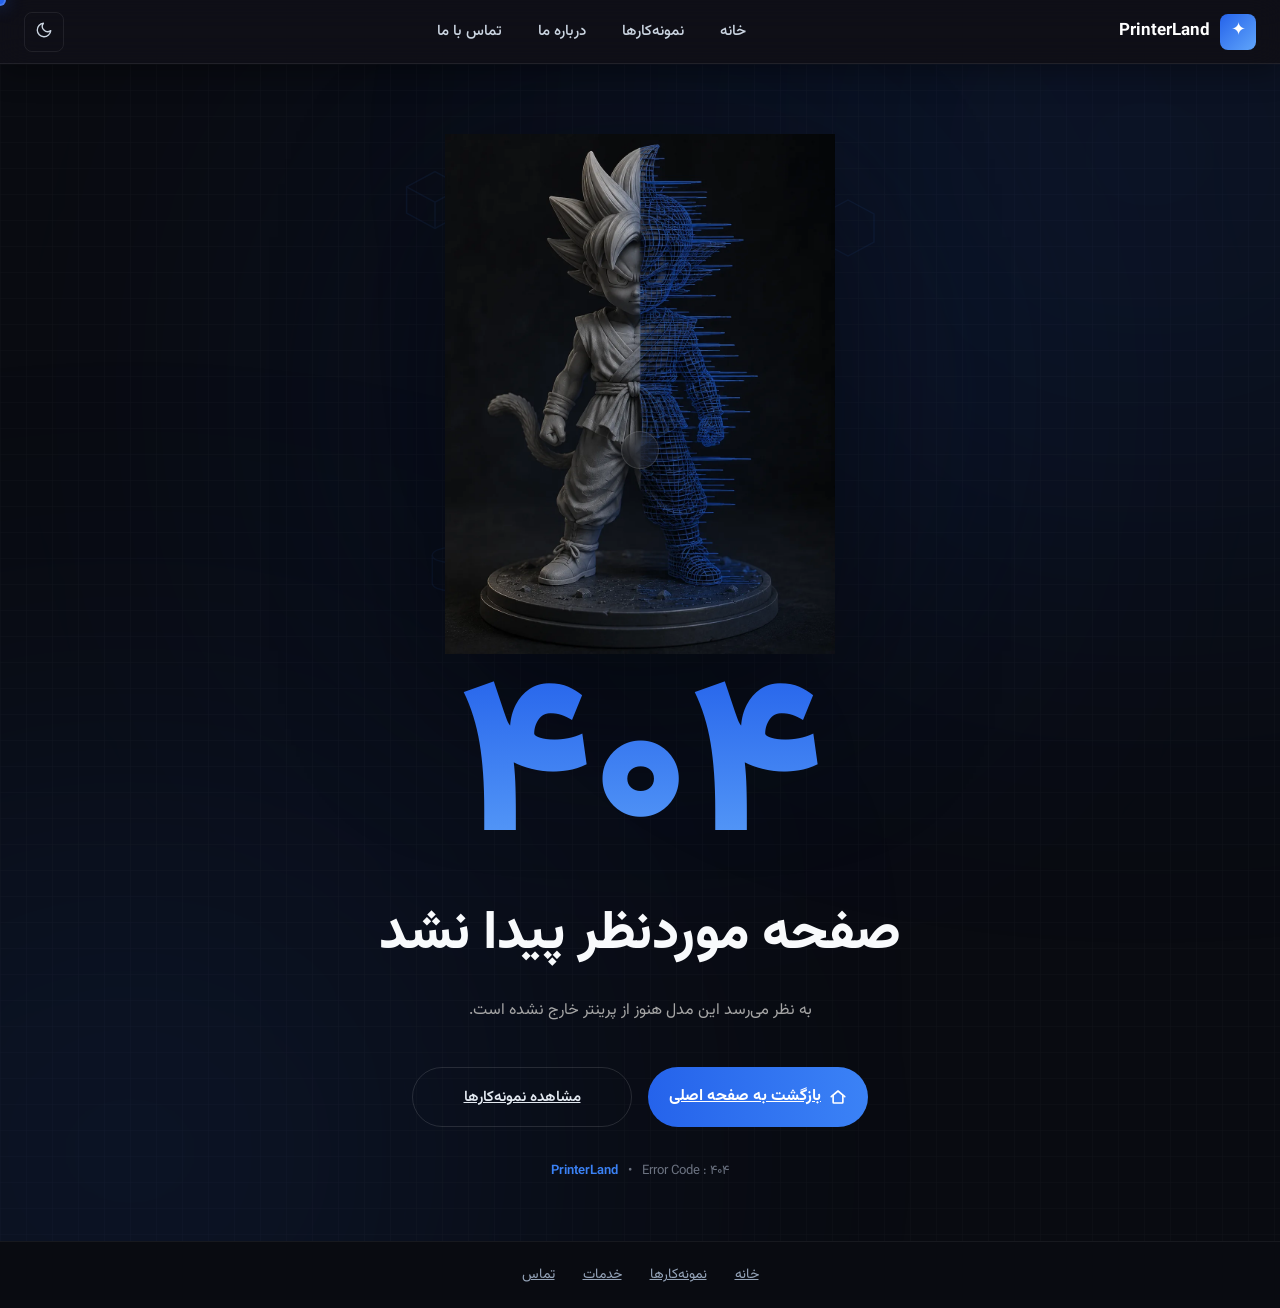
<file: 404_Erorr.html>
<!doctype html>
<html lang="fa" dir="rtl">
  <head>
    <meta charset="UTF-8" />
    <meta name="viewport" content="width=device-width, initial-scale=1.0" />
    <title>صفحه پیدا نشد | PrinterLand</title>
    <link rel="stylesheet" href="style/font.css" />
    <link rel="stylesheet" href="style/style.css" />
    <link rel="stylesheet" href="style/header.css" />
    <link rel="stylesheet" href="style/light-mode-fix.css" />
    <link rel="stylesheet" href="style/custom curser.css" />
    <link rel="stylesheet" href="style/404_Erorr.css" />
  </head>
  <body>
    <!-- ===== HEADER ===== -->
    <header class="site-header">
      <div class="header-inner">
        <a class="header-logo" href="index.html">
          <div class="logo-mark">✦</div>
          <span class="logo-text">PrinterLand</span>
        </a>
        <nav class="header-nav" id="desktopNav">
          <a class="nav-link" href="index.html">خانه</a>
          <a class="nav-link" href="pages/portfolio.html">نمونه‌کارها</a>
          <a class="nav-link" href="pages/about.html">درباره ما</a>
          <a class="nav-link" href="pages/contact.html">تماس با ما</a>
        </nav>
        <button
          class="theme-toggle"
          id="themeToggle"
          aria-label="تغییر حالت روشنایی"
        >
          <span class="theme-icon-desktop">
            <svg
              id="themeIconSvg"
              xmlns="http://www.w3.org/2000/svg"
              width="18"
              height="18"
              viewBox="0 0 24 24"
              fill="none"
              stroke="currentColor"
              stroke-width="1.8"
              stroke-linecap="round"
              stroke-linejoin="round"
            >
              <path d="M21 12.79A9 9 0 1 1 11.21 3 7 7 0 0 0 21 12.79z" />
            </svg>
          </span>
          <span class="theme-icon-mobile" aria-hidden="true">🌙</span>
        </button>
        <button
          class="menu-toggle"
          id="menuToggle"
          aria-label="منو"
          aria-expanded="false"
        >
          <span></span><span></span><span></span>
        </button>
      </div>
    </header>

    <nav class="mobile-nav" id="mobileNav">
      <a class="mobile-nav-link" href="index.html">خانه</a>
      <a class="mobile-nav-link" href="pages/portfolio.html">نمونه‌کارها</a>
      <a class="mobile-nav-link" href="pages/about.html">درباره ما</a>
      <a class="mobile-nav-link" href="pages/contact.html">تماس با ما</a>
    </nav>

    <!-- ===== 404 SECTION ===== -->
    <main>
      <section class="nf-sec" id="notfound">
        <div class="nf-grid-bg"></div>
        <div class="nf-glow nf-glow-tr"></div>
        <div class="nf-glow nf-glow-bl"></div>

        <div class="nf-inner">
          <!-- فیگور -->
          <div class="nf-figure-wrap nf-seq" style="--nf-delay: 0s">
            <div class="nf-figure-glow"></div>

            <!-- شکل‌های شناور تزئینی -->
            <span class="nf-shape nf-shape-cube" aria-hidden="true">
              <svg
                viewBox="0 0 64 64"
                fill="none"
                stroke="#3B82F6"
                stroke-width="1.4"
              >
                <path d="M32 6 58 20v24L32 58 6 44V20z" />
                <path d="M6 20 32 34 58 20" />
                <path d="M32 34v24" />
              </svg>
            </span>
            <span class="nf-shape nf-shape-cylinder" aria-hidden="true">
              <svg
                viewBox="0 0 64 64"
                fill="none"
                stroke="#3B82F6"
                stroke-width="1.4"
              >
                <ellipse cx="32" cy="14" rx="20" ry="8" />
                <path d="M12 14v30c0 4.4 9 8 20 8s20-3.6 20-8V14" />
              </svg>
            </span>
            <span class="nf-shape nf-shape-hex" aria-hidden="true">
              <svg
                viewBox="0 0 64 64"
                fill="none"
                stroke="#3B82F6"
                stroke-width="1.4"
              >
                <path d="M32 4 58 18v28L32 60 6 46V18z" />
              </svg>
            </span>

            <!-- خطوط چاپ پشت فیگور -->
            <div class="nf-print-lines" aria-hidden="true">
              <span style="width: 70%"></span>
              <span style="width: 92%"></span>
              <span style="width: 48%"></span>
              <span style="width: 100%"></span>
            </div>

            <!-- عکس فیگور: مسیر رو با عکس خودتون جایگزین کنید -->
            <img
              class="nf-figure-img"
              src="assets/images/hero/فیگور.webp"
              alt="فیگور نیمه‌چاپ‌شده"
            />
            <div class="nf-figure-fallback">
              <span class="nf-figure-fallback-icon">📦</span>
              <span>عکس فیگورتون رو اینجا جایگزین کنید</span>
            </div>

            <!-- لایه‌های چاپ زیر فیگور -->
            <div class="nf-print-layers" aria-hidden="true">
              <span></span>
              <span></span>
              <span></span>
            </div>
          </div>

          <!-- عدد 404 -->
          <div class="nf-code nf-seq" style="--nf-delay: 0.15s">404</div>

          <!-- عنوان و توضیح -->
          <h1 class="nf-title nf-seq" style="--nf-delay: 0.3s">
            صفحه موردنظر پیدا نشد
          </h1>
          <p class="nf-desc nf-seq" style="--nf-delay: 0.3s">
            به نظر می‌رسد این مدل هنوز از پرینتر خارج نشده است.
          </p>

          <!-- دکمه‌ها -->
          <div class="nf-actions nf-seq" style="--nf-delay: 0.45s">
            <a class="nf-btn-primary" href="index.html">
              <svg
                viewBox="0 0 24 24"
                fill="none"
                stroke="currentColor"
                stroke-width="2.2"
                stroke-linecap="round"
                stroke-linejoin="round"
                width="18"
                height="18"
              >
                <path d="M3 11.5 12 4l9 7.5" />
                <path d="M5.5 10v9a1 1 0 0 0 1 1h11a1 1 0 0 0 1-1v-9" />
              </svg>
              بازگشت به صفحه اصلی
            </a>
            <a class="nf-btn-secondary" href="pages/portfolio.html">
              مشاهده نمونه‌کارها
            </a>
          </div>

          <!-- متن کوچک پایین -->
          <div class="nf-meta nf-seq" style="--nf-delay: 0.55s">
            <span class="nf-meta-code">Error Code : 404</span>
            <span class="nf-meta-dot">•</span>
            <span class="nf-meta-brand">PrinterLand</span>
          </div>
        </div>
      </section>

      <!-- فوتر کوچک -->
      <div class="nf-mini-footer">
        <a href="index.html">خانه</a>
        <a href="pages/portfolio.html">نمونه‌کارها</a>
        <a href="index.html#services">خدمات</a>
        <a href="pages/contact.html">تماس</a>
      </div>
    </main>

    <script src="js/script.js"></script>
    <script src="js/menu.js"></script>
    <script src="js/custom curser.js"></script>
    <script src="js/404_Erorr.js"></script>
  </body>
</html>
</file>
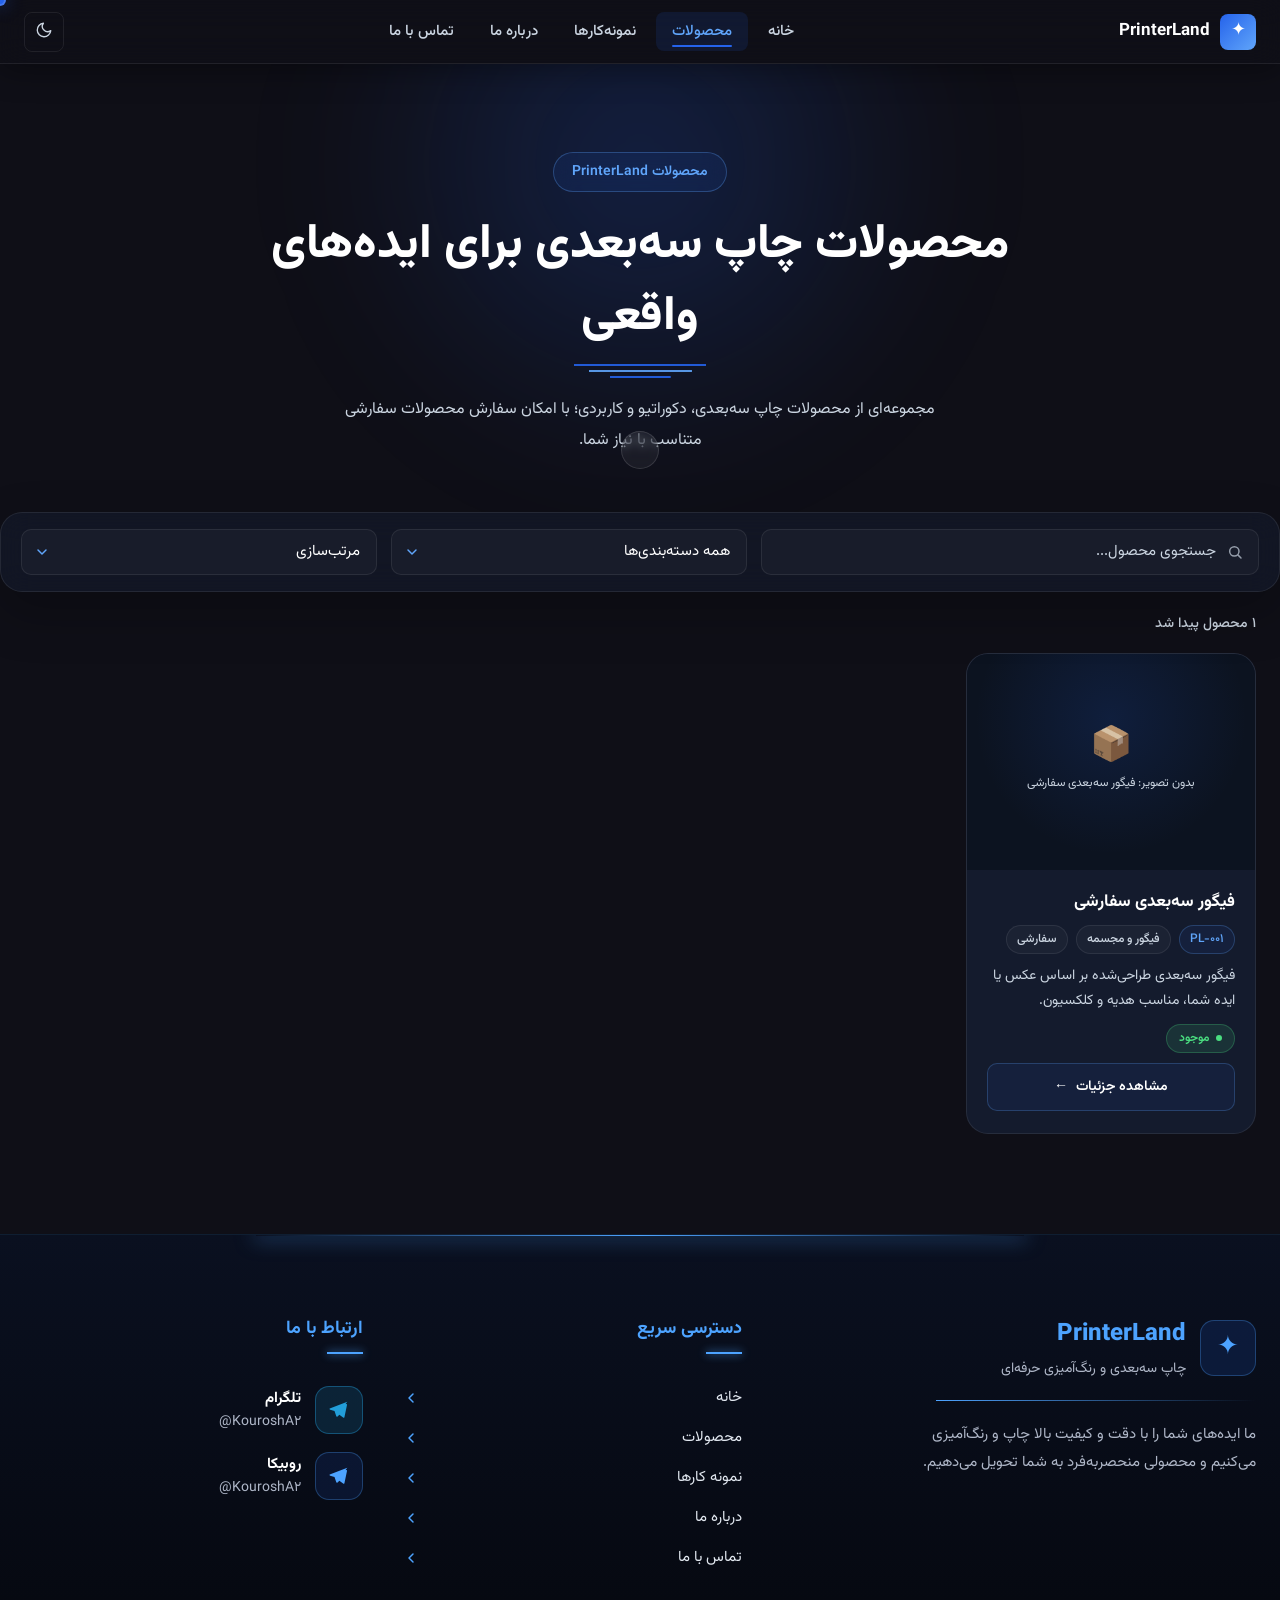
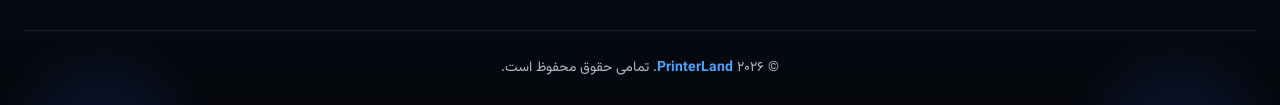
<file: products.html>
<!doctype html>
<html lang="fa" dir="rtl">
  <head>
    <meta charset="UTF-8" />
    <meta name="viewport" content="width=device-width, initial-scale=1.0" />
    <title>محصولات | PrinterLand</title>
    <link rel="stylesheet" href="style/font.css" />
    <link
      rel="icon"
      type="image/png"
      sizes="32x32"
      href="assets/images/logo/logo1.png"
    />
    <link rel="stylesheet" href="style/custom curser.css" />
    <link rel="stylesheet" href="style/style.css" />
    <link rel="stylesheet" href="style/header.css" />
    <link rel="stylesheet" href="style/footer.css" />
    <link rel="stylesheet" href="style/light-mode-fix.css" />
    <link rel="stylesheet" href="style/products.css" />
  </head>
  <body>
    <!-- ===== HEADER ===== -->
    <header class="site-header">
      <div class="header-inner">
        <a class="header-logo" href="index.html">
          <div class="logo-mark">✦</div>
          <span class="logo-text">PrinterLand</span>
        </a>
        <nav class="header-nav" id="desktopNav">
          <a class="nav-link" href="index.html">خانه</a>
          <a class="nav-link active" href="products.html">محصولات</a>
          <a class="nav-link" href="pages/portfolio.html">نمونه‌کارها</a>
          <a class="nav-link" href="pages/about.html">درباره ما</a>
          <a class="nav-link" href="pages/contact.html">تماس با ما</a>
        </nav>
        <!-- Dark Mode Toggle -->
        <button
          class="theme-toggle"
          id="themeToggle"
          aria-label="تغییر حالت روشنایی"
        >
          <span class="theme-icon-desktop">
            <svg
              id="themeIconSvg"
              xmlns="http://www.w3.org/2000/svg"
              width="18"
              height="18"
              viewBox="0 0 24 24"
              fill="none"
              stroke="currentColor"
              stroke-width="1.8"
              stroke-linecap="round"
              stroke-linejoin="round"
            >
              <path d="M21 12.79A9 9 0 1 1 11.21 3 7 7 0 0 0 21 12.79z" />
            </svg>
          </span>
          <span class="theme-icon-mobile" aria-hidden="true">🌙</span>
        </button>

        <button
          class="menu-toggle"
          id="menuToggle"
          aria-label="منو"
          aria-expanded="false"
        >
          <span></span><span></span><span></span>
        </button>
      </div>
    </header>

    <!-- Mobile Nav (outside header, fixed positioned via CSS) -->
    <nav class="mobile-nav" id="mobileNav">
      <a class="mobile-nav-link" href="index.html">خانه</a>
      <a class="mobile-nav-link active" href="products.html">محصولات</a>
      <a class="mobile-nav-link" href="pages/portfolio.html">نمونه‌کارها</a>
      <a class="mobile-nav-link" href="pages/about.html">درباره ما</a>
      <a class="mobile-nav-link" href="pages/contact.html">تماس با ما</a>
    </nav>

    <!-- ===== MAIN CONTENT ===== -->
    <main>
      <!-- ===== PRODUCTS HERO ===== -->
      <section class="products-hero" id="productsHero" aria-labelledby="productsHeroTitle">
        <span class="products-hero-eyebrow">محصولات PrinterLand</span>
        <h1 class="products-hero-title" id="productsHeroTitle">
          محصولات چاپ سه‌بعدی برای ایده‌های واقعی
        </h1>
        <p class="products-hero-desc">
          مجموعه‌ای از محصولات چاپ سه‌بعدی، دکوراتیو و کاربردی؛ با امکان
          سفارش محصولات سفارشی متناسب با نیاز شما.
        </p>
      </section>

      <!-- ===== SEARCH & FILTER BAR ===== -->
      <section
        class="products-toolbar"
        id="productsToolbar"
        aria-label="جستجو و فیلتر محصولات"
      >
        <div class="products-toolbar-field products-toolbar-search">
          <label for="productSearch" class="visually-hidden">
            جستجوی محصول
          </label>
          <input
            type="search"
            id="productSearch"
            name="productSearch"
            placeholder="جستجوی محصول..."
            autocomplete="off"
          />
        </div>

        <div class="products-toolbar-field">
          <label for="productCategory" class="visually-hidden">
            دسته‌بندی محصولات
          </label>
          <select id="productCategory" name="productCategory">
            <option value="all">همه دسته‌بندی‌ها</option>
          </select>
        </div>

        <div class="products-toolbar-field">
          <label for="productSort" class="visually-hidden">
            مرتب‌سازی محصولات
          </label>
          <select id="productSort" name="productSort">
            <option value="default">مرتب‌سازی</option>
            <option value="name-asc">نام: الف تا ی</option>
            <option value="name-desc">نام: ی تا الف</option>
            <option value="code-asc">کد محصول</option>
          </select>
        </div>
      </section>

      <!-- ===== RESULTS INFO ===== -->
      <p
        id="productResultsCount"
        class="products-results-count"
        aria-live="polite"
      ></p>

      <!-- ===== LOADING STATE ===== -->
      <div
        id="productsLoading"
        class="products-loading"
        aria-live="polite"
      >
        در حال بارگذاری محصولات...
      </div>

      <!-- ===== PRODUCTS GRID ===== -->
      <div
        id="productsGrid"
        class="products-grid"
        aria-live="polite"
      ></div>

      <!-- ===== PAGINATION ===== -->
      <nav
        id="productsPagination"
        class="products-pagination"
        aria-label="صفحه‌بندی محصولات"
        hidden
      >
        <button
          type="button"
          id="productsPrevPage"
          class="products-pagination-btn products-pagination-prev"
        >
          <span aria-hidden="true">→</span>
          قبلی
        </button>

        <div
          id="productsPageNumbers"
          class="products-pagination-numbers"
        ></div>

        <button
          type="button"
          id="productsNextPage"
          class="products-pagination-btn products-pagination-next"
        >
          بعدی
          <span aria-hidden="true">←</span>
        </button>
      </nav>

      <!-- ===== EMPTY STATE ===== -->
      <section
        id="productsEmptyState"
        class="products-empty"
        hidden
      >
        <h2>محصولی پیدا نشد</h2>
        <p>محصولی مطابق جستجو یا فیلتر انتخاب‌شده پیدا نکردیم.</p>
        <button type="button" id="clearProductFilters">
          پاک کردن فیلترها
        </button>
      </section>
    </main>

    <!-- ===== FOOTER ===== -->
    <footer class="site-footer">
      <div class="footer-decor"></div>
      <div class="footer-container">
        <div class="footer-grid">
          <!-- ستون برند -->
          <div class="footer-col footer-col-brand">
            <div class="footer-brand-logo">
              <span class="logo-mark">✦</span>
              <div>
                <div class="footer-brand-title"><span>PrinterLand</span></div>
                <div class="footer-brand-subtitle">
                  چاپ سه‌بعدی و رنگ‌آمیزی حرفه‌ای
                </div>
              </div>
            </div>
            <div class="footer-divider"></div>
            <p class="footer-brand-text">
              ما ایده‌های شما را با دقت و کیفیت بالا چاپ و رنگ‌آمیزی می‌کنیم و
              محصولی منحصربه‌فرد به شما تحویل می‌دهیم.
            </p>
          </div>

          <!-- ستون دسترسی سریع -->
          <div class="footer-col">
            <h4 class="footer-col-title">دسترسی سریع</h4>
            <ul class="footer-links">
              <li>
                <a href="index.html">
                  خانه
                  <svg
                    viewBox="0 0 24 24"
                    fill="none"
                    stroke-width="2.2"
                    stroke-linecap="round"
                    stroke-linejoin="round"
                  >
                    <path d="M15 18l-6-6 6-6" />
                  </svg>
                </a>
              </li>
              <li>
                <a href="products.html">
                  محصولات
                  <svg
                    viewBox="0 0 24 24"
                    fill="none"
                    stroke-width="2.2"
                    stroke-linecap="round"
                    stroke-linejoin="round"
                  >
                    <path d="M15 18l-6-6 6-6" />
                  </svg>
                </a>
              </li>
              <li>
                <a href="pages/portfolio.html">
                  نمونه کارها
                  <svg
                    viewBox="0 0 24 24"
                    fill="none"
                    stroke-width="2.2"
                    stroke-linecap="round"
                    stroke-linejoin="round"
                  >
                    <path d="M15 18l-6-6 6-6" />
                  </svg>
                </a>
              </li>
              <li>
                <a href="pages/about.html">
                  درباره ما
                  <svg
                    viewBox="0 0 24 24"
                    fill="none"
                    stroke-width="2.2"
                    stroke-linecap="round"
                    stroke-linejoin="round"
                  >
                    <path d="M15 18l-6-6 6-6" />
                  </svg>
                </a>
              </li>
              <li>
                <a href="pages/contact.html">
                  تماس با ما
                  <svg
                    viewBox="0 0 24 24"
                    fill="none"
                    stroke-width="2.2"
                    stroke-linecap="round"
                    stroke-linejoin="round"
                  >
                    <path d="M15 18l-6-6 6-6" />
                  </svg>
                </a>
              </li>
            </ul>
          </div>

          <!-- ستون ارتباط با ما -->
          <div class="footer-col">
            <h4 class="footer-col-title">ارتباط با ما</h4>
            <ul class="footer-contact-list">
              <li class="footer-contact-item">
                <span
                  class="footer-contact-icon"
                  style="
                    background: rgba(34, 158, 217, 0.15);
                    border-color: rgba(34, 158, 217, 0.4);
                  "
                >
                  <svg viewBox="0 0 24 24" fill="#229ed9">
                    <path
                      d="M21.05 2.93 2.6 10.1c-1.27.5-1.26 1.2-.23 1.52l4.73 1.48 1.83 5.55c.22.6.37.84.76.84.36 0 .52-.16.72-.36l1.97-1.9 4.1 3.02c.75.42 1.3.2 1.49-.7l2.69-12.7c.27-1.12-.42-1.62-1.61-1.12z"
                    />
                  </svg>
                </span>
                <div>
                  <div class="footer-contact-name">تلگرام</div>
                  <div class="footer-contact-id">@KouroshA2</div>
                </div>
              </li>
              <li class="footer-contact-item">
                <span class="footer-contact-icon">
                  <svg viewBox="0 0 24 24" fill="#4da3ff">
                    <path
                      d="M21.05 2.93 2.6 10.1c-1.27.5-1.26 1.2-.23 1.52l4.73 1.48 1.83 5.55c.22.6.37.84.76.84.36 0 .52-.16.72-.36l1.97-1.9 4.1 3.02c.75.42 1.3.2 1.49-.7l2.69-12.7c.27-1.12-.42-1.62-1.61-1.12z"
                    />
                  </svg>
                </span>
                <div>
                  <div class="footer-contact-name">روبیکا</div>
                  <div class="footer-contact-id">@KouroshA2</div>
                </div>
              </li>
            </ul>
          </div>
        </div>

        <div class="footer-bottom">
          <p>© ۲۰۲۶ <strong>PrinterLand</strong>. تمامی حقوق محفوظ است.</p>
        </div>
      </div>
    </footer>

    <script src="js/menu.js"></script>
    <script src="js/custom curser.js"></script>
    <script src="js/script.js"></script>
    <script src="js/animation.js"></script>
    <script src="js/products.js"></script>
    <button id="topBtn">↑</button>
  </body>
</html>
</file>
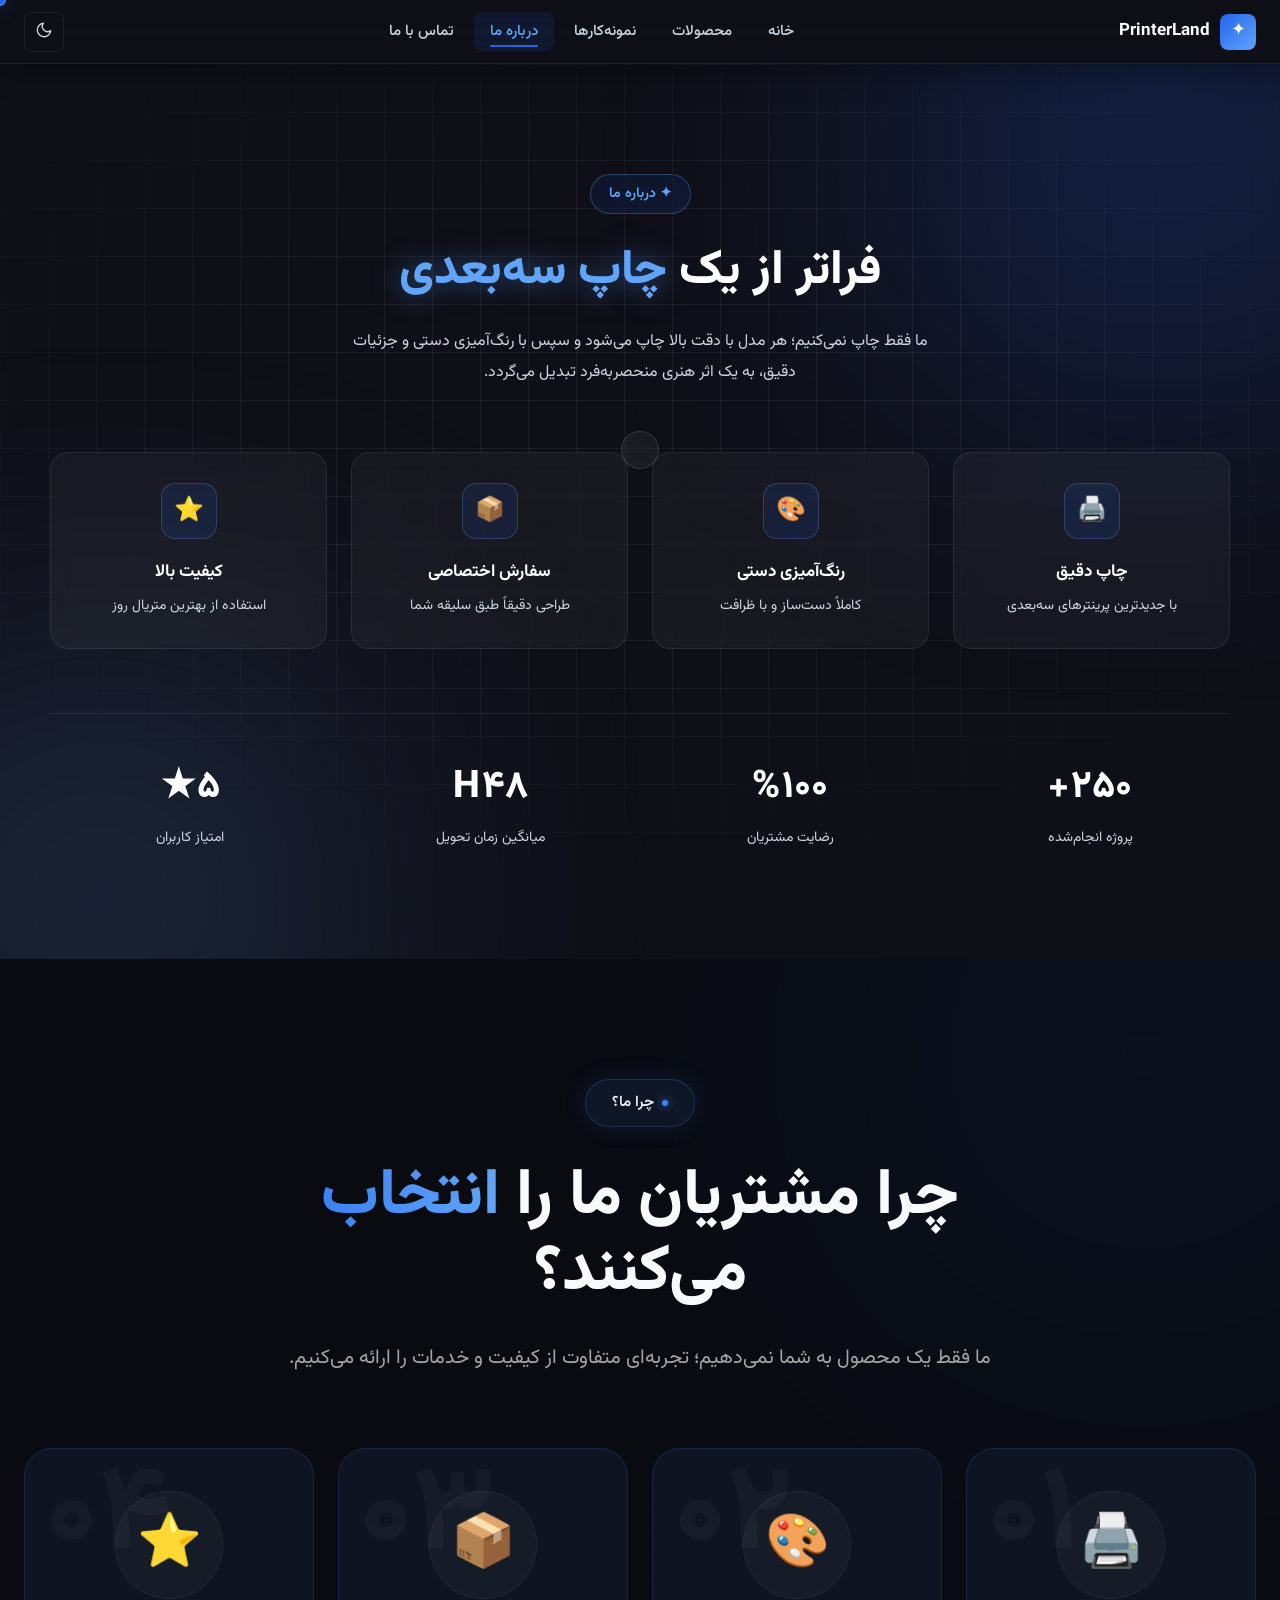
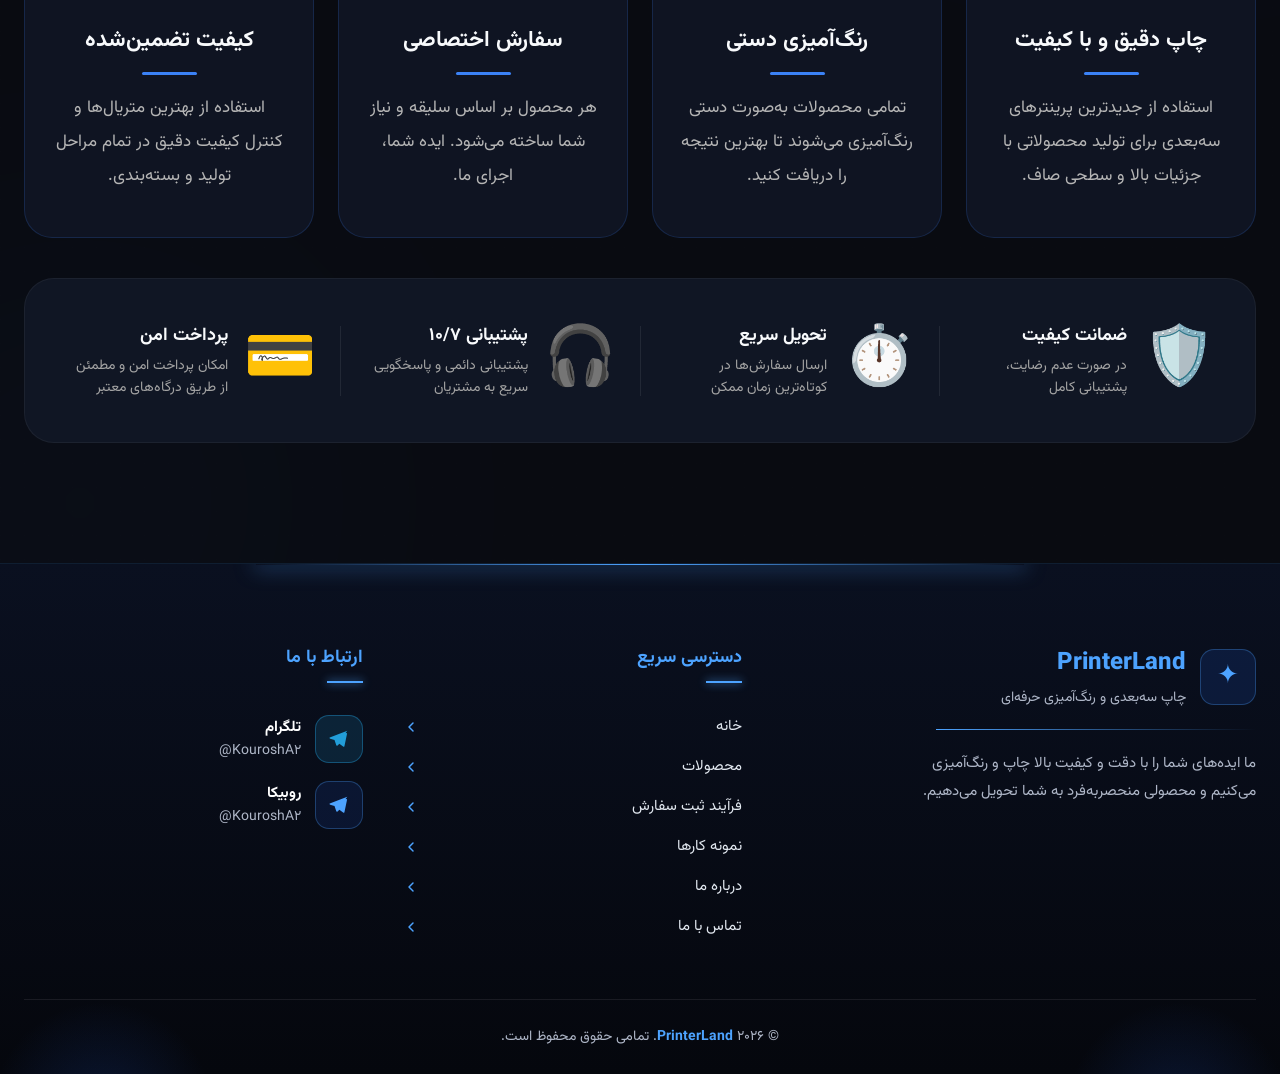
<file: pages/about.html>
<!doctype html>
<html lang="fa" dir="rtl">
  <head>
    <meta charset="UTF-8" />
    <meta name="viewport" content="width=device-width, initial-scale=1.0" />
    <title>درباره ما | PrinterLand</title>
    <link rel="stylesheet" href="../style/font.css" />
    <link
    rel="icon"
    type="image/png"
    sizes="32x32"
    href="assets/images/logo/logo1.png"
  />
    <link rel="stylesheet" href="../style/Services.css" />
    <link rel="stylesheet" href="../style/custom curser.css" />
    <link rel="stylesheet" href="../style/style.css" />
    <link rel="stylesheet" href="../style/header.css" />
    <link rel="stylesheet" href="../style/footer.css" />
    <link rel="stylesheet" href="../style/hero.css" />
    <link rel="stylesheet" href="../style/light-mode-fix.css" />
  </head>
  <body>
    <header class="site-header">
      <div class="header-inner">
        <a class="header-logo" href="../index.html">
          <div class="logo-mark">✦</div>
          <span class="logo-text">PrinterLand</span>
        </a>
        <nav class="header-nav" id="desktopNav">
          <a class="nav-link" href="../index.html">خانه</a>
          <a class="nav-link" href="../products.html">محصولات</a>
          <a class="nav-link" href="portfolio.html">نمونه‌کارها</a>
          <a class="nav-link active" href="about.html">درباره ما</a>
          <a class="nav-link" href="contact.html">تماس با ما</a>
        </nav>
        <!-- Dark Mode Toggle -->
        <button
          class="theme-toggle"
          id="themeToggle"
          aria-label="تغییر حالت روشنایی"
        >
          <span class="theme-icon-desktop">
            <svg
              id="themeIconSvg"
              xmlns="http://www.w3.org/2000/svg"
              width="18"
              height="18"
              viewBox="0 0 24 24"
              fill="none"
              stroke="currentColor"
              stroke-width="1.8"
              stroke-linecap="round"
              stroke-linejoin="round"
            >
              <path d="M21 12.79A9 9 0 1 1 11.21 3 7 7 0 0 0 21 12.79z" />
            </svg>
          </span>
          <span class="theme-icon-mobile" aria-hidden="true">🌙</span>
        </button>
        <button
          class="menu-toggle"
          id="menuToggle"
          aria-label="منو"
          aria-expanded="false"
        >
          <span></span><span></span><span></span>
        </button>
      </div>
    </header>

    <nav class="mobile-nav" id="mobileNav">
      <a class="mobile-nav-link" href="../index.html">خانه</a>
      <a class="mobile-nav-link" href="../products.html">محصولات</a>
      <a class="mobile-nav-link" href="portfolio.html">نمونه‌کارها</a>
      <a class="mobile-nav-link active" href="about.html">درباره ما</a>
      <a class="mobile-nav-link" href="contact.html">تماس با ما</a>
    </nav>

    <main>
      <!-- ==========================================================
           ABOUT SECTION — "درباره ما"
           ========================================================== -->
      <section class="about-sec" id="about">
        <div class="about-grid-bg"></div>

        <div class="about-inner">
          <!-- Header -->
          <div class="about-header">
            <span class="about-badge">✦ درباره ما</span>
            <h2 class="about-title">فراتر از یک <span>چاپ سه‌بعدی</span></h2>
            <p class="about-desc">
              ما فقط چاپ نمی‌کنیم؛ هر مدل با دقت بالا چاپ می‌شود و سپس با
              رنگ‌آمیزی دستی و جزئیات دقیق، به یک اثر هنری منحصربه‌فرد تبدیل
              می‌گردد.
            </p>
          </div>

          <!-- 4 Cards -->
          <div class="about-cards">
            <div class="about-card">
              <div class="about-card-icon">🖨️</div>
              <h3 class="about-card-title">چاپ دقیق</h3>
              <p class="about-card-text">با جدیدترین پرینترهای سه‌بعدی</p>
            </div>

            <div class="about-card">
              <div class="about-card-icon">🎨</div>
              <h3 class="about-card-title">رنگ‌آمیزی دستی</h3>
              <p class="about-card-text">کاملاً دست‌ساز و با ظرافت</p>
            </div>

            <div class="about-card">
              <div class="about-card-icon">📦</div>
              <h3 class="about-card-title">سفارش اختصاصی</h3>
              <p class="about-card-text">طراحی دقیقاً طبق سلیقه شما</p>
            </div>

            <div class="about-card">
              <div class="about-card-icon">⭐</div>
              <h3 class="about-card-title">کیفیت بالا</h3>
              <p class="about-card-text">استفاده از بهترین متریال روز</p>
            </div>
          </div>

          <!-- Stats -->
          <div class="about-stats">
            <div class="about-stat">
              <span class="about-stat-num"
                ><span class="stat-count" data-target="250">0</span>+</span
              >
              <span class="about-stat-label">پروژه انجام‌شده</span>
            </div>

            <div class="about-stat">
              <span class="about-stat-num"
                ><span class="stat-count" data-target="100">0</span>%</span
              >
              <span class="about-stat-label">رضایت مشتریان</span>
            </div>

            <div class="about-stat">
              <span class="about-stat-num"
                ><span class="stat-count" data-target="48">0</span>H</span
              >
              <span class="about-stat-label">میانگین زمان تحویل</span>
            </div>

            <div class="about-stat">
              <span class="about-stat-num"
                ><span class="stat-count" data-target="5">0</span>★</span
              >
              <span class="about-stat-label">امتیاز کاربران</span>
            </div>
          </div>
        </div>
      </section>
      <section class="wu-sec" id="why-us">
        <div class="wu-grid-bg"></div>

        <div class="wu-inner">
          <!-- Header -->
          <div class="wu-header">
            <span class="wu-badge">
              <span class="wu-badge-dot"></span>
              چرا ما؟
            </span>
            <h2 class="wu-title">
              چرا مشتریان ما را
              <span class="wu-title-grad">انتخاب</span> می‌کنند؟
            </h2>
            <p class="wu-desc">
              ما فقط یک محصول به شما نمی‌دهیم؛ تجربه‌ای متفاوت از کیفیت و خدمات
              را ارائه می‌کنیم.
            </p>
          </div>

          <!-- 4 Cards -->
          <div class="wu-cards">
            <div class="wu-card">
              <span class="wu-card-num">01</span>
              <div class="wu-card-icon">🖨️</div>
              <h3 class="wu-card-title">چاپ دقیق و با کیفیت</h3>
              <span class="wu-card-divider"></span>
              <p class="wu-card-text">
                استفاده از جدیدترین پرینترهای سه‌بعدی برای تولید محصولاتی با
                جزئیات بالا و سطحی صاف.
              </p>
            </div>

            <div class="wu-card">
              <span class="wu-card-num">02</span>
              <div class="wu-card-icon">🎨</div>
              <h3 class="wu-card-title">رنگ‌آمیزی دستی</h3>
              <span class="wu-card-divider"></span>
              <p class="wu-card-text">
                تمامی محصولات به‌صورت دستی رنگ‌آمیزی می‌شوند تا بهترین نتیجه را
                دریافت کنید.
              </p>
            </div>

            <div class="wu-card">
              <span class="wu-card-num">03</span>
              <div class="wu-card-icon">📦</div>
              <h3 class="wu-card-title">سفارش اختصاصی</h3>
              <span class="wu-card-divider"></span>
              <p class="wu-card-text">
                هر محصول بر اساس سلیقه و نیاز شما ساخته می‌شود. ایده شما، اجرای
                ما.
              </p>
            </div>

            <div class="wu-card">
              <span class="wu-card-num">04</span>
              <div class="wu-card-icon">⭐</div>
              <h3 class="wu-card-title">کیفیت تضمین‌شده</h3>
              <span class="wu-card-divider"></span>
              <p class="wu-card-text">
                استفاده از بهترین متریال‌ها و کنترل کیفیت دقیق در تمام مراحل
                تولید و بسته‌بندی.
              </p>
            </div>
          </div>

          <!-- Bottom bar -->
          <div class="wu-bottom">
            <div class="wu-bottom-item">
              <span class="wu-bottom-icon">🛡️</span>
              <div>
                <h4 class="wu-bottom-title">ضمانت کیفیت</h4>
                <p class="wu-bottom-text">در صورت عدم رضایت، پشتیبانی کامل</p>
              </div>
            </div>

            <span class="wu-bottom-sep"></span>

            <div class="wu-bottom-item">
              <span class="wu-bottom-icon">⏱️</span>
              <div>
                <h4 class="wu-bottom-title">تحویل سریع</h4>
                <p class="wu-bottom-text">
                  ارسال سفارش‌ها در کوتاه‌ترین زمان ممکن
                </p>
              </div>
            </div>

            <span class="wu-bottom-sep"></span>

            <div class="wu-bottom-item">
              <span class="wu-bottom-icon">🎧</span>
              <div>
                <h4 class="wu-bottom-title">پشتیبانی 10/۷</h4>
                <p class="wu-bottom-text">
                  پشتیبانی دائمی و پاسخگویی سریع به مشتریان
                </p>
              </div>
            </div>

            <span class="wu-bottom-sep"></span>

            <div class="wu-bottom-item">
              <span class="wu-bottom-icon">💳</span>
              <div>
                <h4 class="wu-bottom-title">پرداخت امن</h4>
                <p class="wu-bottom-text">
                  امکان پرداخت امن و مطمئن از طریق درگاه‌های معتبر
                </p>
              </div>
            </div>
          </div>
        </div>
      </section>
    </main>
    <!-- ===== FOOTER ===== -->
    <footer class="site-footer">
      <div class="footer-decor"></div>
      <div class="footer-container">
        <div class="footer-grid">
          <!-- ستون برند -->
          <div class="footer-col footer-col-brand">
            <div class="footer-brand-logo">
              <span class="logo-mark">✦</span>
              <div>
                <div class="footer-brand-title"><span>PrinterLand</span></div>
                <div class="footer-brand-subtitle">
                  چاپ سه‌بعدی و رنگ‌آمیزی حرفه‌ای
                </div>
              </div>
            </div>
            <div class="footer-divider"></div>
            <p class="footer-brand-text">
              ما ایده‌های شما را با دقت و کیفیت بالا چاپ و رنگ‌آمیزی می‌کنیم و
              محصولی منحصربه‌فرد به شما تحویل می‌دهیم.
            </p>
          </div>

          <!-- ستون دسترسی سریع -->
          <div class="footer-col">
            <h4 class="footer-col-title">دسترسی سریع</h4>
            <ul class="footer-links">
              <li>
                <a href="../index.html">
                  خانه
                  <svg
                    viewBox="0 0 24 24"
                    fill="none"
                    stroke-width="2.2"
                    stroke-linecap="round"
                    stroke-linejoin="round"
                  >
                    <path d="M15 18l-6-6 6-6" />
                  </svg>
                </a>
              </li>
              <li>
                <a href="../products.html">
                  محصولات
                  <svg
                    viewBox="0 0 24 24"
                    fill="none"
                    stroke-width="2.2"
                    stroke-linecap="round"
                    stroke-linejoin="round"
                  >
                    <path d="M15 18l-6-6 6-6" />
                  </svg>
                </a>
              </li>
              <li>
                <a href="../index.html#order-process">
                  فرآیند ثبت سفارش
                  <svg
                    viewBox="0 0 24 24"
                    fill="none"
                    stroke-width="2.2"
                    stroke-linecap="round"
                    stroke-linejoin="round"
                  >
                    <path d="M15 18l-6-6 6-6" />
                  </svg>
                </a>
              </li>
              <li>
                <a href="portfolio.html">
                  نمونه کارها
                  <svg
                    viewBox="0 0 24 24"
                    fill="none"
                    stroke-width="2.2"
                    stroke-linecap="round"
                    stroke-linejoin="round"
                  >
                    <path d="M15 18l-6-6 6-6" />
                  </svg>
                </a>
              </li>
              <li>
                <a href="about.html">
                  درباره ما
                  <svg
                    viewBox="0 0 24 24"
                    fill="none"
                    stroke-width="2.2"
                    stroke-linecap="round"
                    stroke-linejoin="round"
                  >
                    <path d="M15 18l-6-6 6-6" />
                  </svg>
                </a>
              </li>
              <li>
                <a href="contact.html">
                  تماس با ما
                  <svg
                    viewBox="0 0 24 24"
                    fill="none"
                    stroke-width="2.2"
                    stroke-linecap="round"
                    stroke-linejoin="round"
                  >
                    <path d="M15 18l-6-6 6-6" />
                  </svg>
                </a>
              </li>
            </ul>
          </div>

          <!-- ستون ارتباط با ما -->
          <div class="footer-col">
            <h4 class="footer-col-title">ارتباط با ما</h4>
            <ul class="footer-contact-list">
              <li class="footer-contact-item">
                <span
                  class="footer-contact-icon"
                  style="
                    background: rgba(34, 158, 217, 0.15);
                    border-color: rgba(34, 158, 217, 0.4);
                  "
                >
                  <svg viewBox="0 0 24 24" fill="#229ed9">
                    <path
                      d="M21.05 2.93 2.6 10.1c-1.27.5-1.26 1.2-.23 1.52l4.73 1.48 1.83 5.55c.22.6.37.84.76.84.36 0 .52-.16.72-.36l1.97-1.9 4.1 3.02c.75.42 1.3.2 1.49-.7l2.69-12.7c.27-1.12-.42-1.62-1.61-1.12z"
                    />
                  </svg>
                </span>
                <div>
                  <div class="footer-contact-name">تلگرام</div>
                  <div class="footer-contact-id">@KouroshA2</div>
                </div>
              </li>
              <li class="footer-contact-item">
                <span class="footer-contact-icon">
                  <svg viewBox="0 0 24 24" fill="#4da3ff">
                    <path
                      d="M21.05 2.93 2.6 10.1c-1.27.5-1.26 1.2-.23 1.52l4.73 1.48 1.83 5.55c.22.6.37.84.76.84.36 0 .52-.16.72-.36l1.97-1.9 4.1 3.02c.75.42 1.3.2 1.49-.7l2.69-12.7c.27-1.12-.42-1.62-1.61-1.12z"
                    />
                  </svg>
                </span>
                <div>
                  <div class="footer-contact-name">روبیکا</div>
                  <div class="footer-contact-id">@KouroshA2</div>
                </div>
              </li>
            </ul>
          </div>
        </div>

        <div class="footer-bottom">
          <p>© ۲۰۲۶ <strong>PrinterLand</strong>. تمامی حقوق محفوظ است.</p>
        </div>
      </div>
    </footer>
    <script src="../js/script.js"></script>
    <script src="../js/custom curser.js"></script>
    <script src="../js/animation.js"></script>
    <script src="../js/menu.js"></script>
  </body>
</html>
</file>
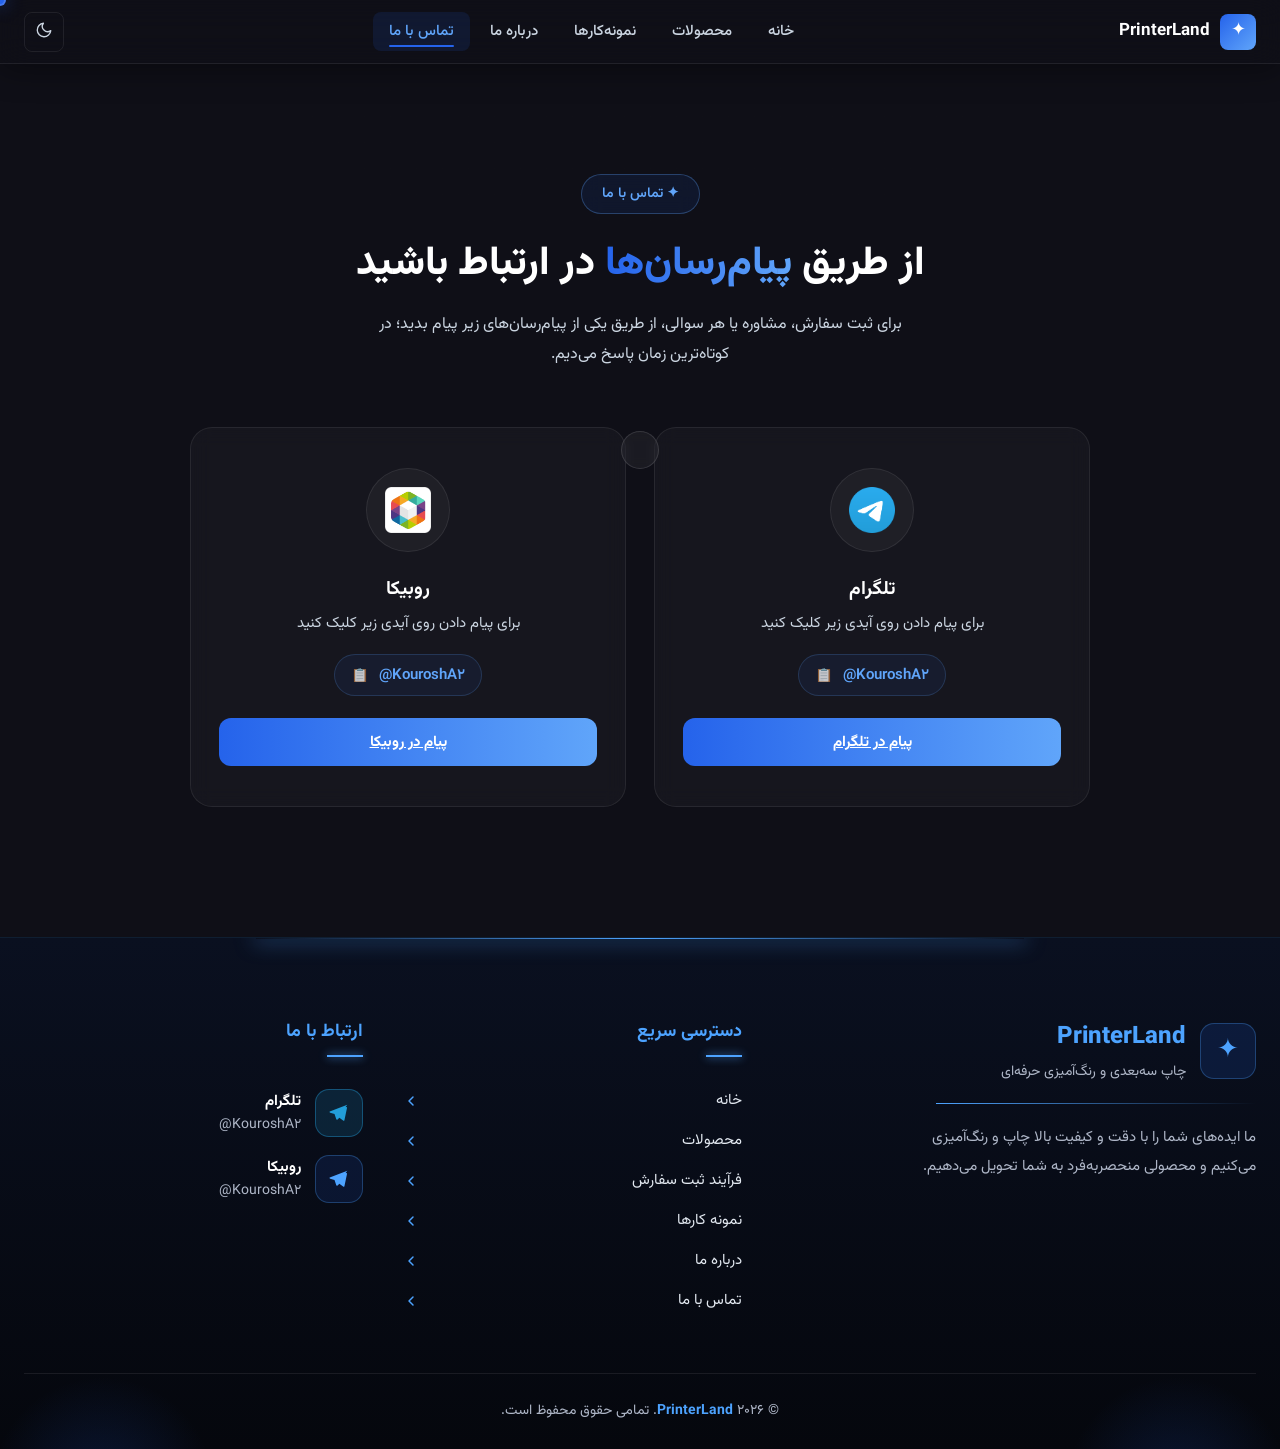
<file: pages/contact.html>
<!doctype html>
<html lang="fa" dir="rtl">
  <head>
    <meta charset="UTF-8" />
    <meta name="viewport" content="width=device-width, initial-scale=1.0" />
    <title>تماس با ما | PrinterLand</title>
    <link rel="stylesheet" href="../style/font.css" />
    <link
    rel="icon"
    type="image/png"
    sizes="32x32"
    href="assets/images/logo/logo1.png"
  />
    <link rel="stylesheet" href="../style/Services.css" />
    <link rel="stylesheet" href="../style/process.css" />
    <link rel="stylesheet" href="../style/style.css" />
    <link rel="stylesheet" href="../style/custom curser.css" />
    <link rel="stylesheet" href="../style/header.css" />
    <link rel="stylesheet" href="../style/footer.css" />
    <link rel="stylesheet" href="../style/light-mode-fix.css" />
  </head>
  <body>
    <header class="site-header">
      <div class="header-inner">
        <a class="header-logo" href="../index.html">
          <div class="logo-mark">✦</div>
          <span class="logo-text">PrinterLand</span>
        </a>
        <nav class="header-nav" id="desktopNav">
          <a class="nav-link" href="../index.html">خانه</a>
          <a class="nav-link" href="../products.html">محصولات</a>
          <a class="nav-link" href="portfolio.html">نمونه‌کارها</a>
          <a class="nav-link" href="about.html">درباره ما</a>
          <a class="nav-link active" href="contact.html">تماس با ما</a>
        </nav>
        <!-- Dark Mode Toggle -->
        <button
          class="theme-toggle"
          id="themeToggle"
          aria-label="تغییر حالت روشنایی"
        >
          <span class="theme-icon-desktop">
            <svg
              id="themeIconSvg"
              xmlns="http://www.w3.org/2000/svg"
              width="18"
              height="18"
              viewBox="0 0 24 24"
              fill="none"
              stroke="currentColor"
              stroke-width="1.8"
              stroke-linecap="round"
              stroke-linejoin="round"
            >
              <path d="M21 12.79A9 9 0 1 1 11.21 3 7 7 0 0 0 21 12.79z" />
            </svg>
          </span>
          <span class="theme-icon-mobile" aria-hidden="true">🌙</span>
        </button>
        <button
          class="menu-toggle"
          id="menuToggle"
          aria-label="منو"
          aria-expanded="false"
        >
          <span></span><span></span><span></span>
        </button>
      </div>
    </header>

    <nav class="mobile-nav" id="mobileNav">
      <a class="mobile-nav-link" href="../index.html">خانه</a>
      <a class="mobile-nav-link" href="../products.html">محصولات</a>
      <a class="mobile-nav-link" href="portfolio.html">نمونه‌کارها</a>
      <a class="mobile-nav-link" href="about.html">درباره ما</a>
      <a class="mobile-nav-link active" href="contact.html">تماس با ما</a>
    </nav>

    <main>
      <section class="contact-sec" id="contact">
        <div class="contact-grid-bg"></div>

        <div class="contact-inner">
          <!-- Header -->
          <div class="contact-header">
            <span class="contact-badge">✦ تماس با ما</span>
            <h2 class="contact-title">
              از طریق <span class="contact-title-grad">پیام‌رسان‌ها</span> در
              ارتباط باشید
            </h2>
            <p class="contact-desc">
              برای ثبت سفارش، مشاوره یا هر سوالی، از طریق یکی از پیام‌رسان‌های
              زیر پیام بدید؛ در کوتاه‌ترین زمان پاسخ می‌دیم.
            </p>
          </div>

          <!-- 2 Cards: Telegram + Rubika -->
          <div class="contact-cards">
            <!-- تلگرام -->
            <div class="contact-card">
              <div class="contact-card-logo">
                <img src="../assets/icons/Logo.png" alt="لوگوی تلگرام" />
              </div>
              <h3 class="contact-card-name">تلگرام</h3>
              <p class="contact-card-text">
                برای پیام دادن روی آیدی زیر کلیک کنید
              </p>
              <div class="contact-card-id-row">
                <span class="contact-card-id" id="contactTelegramId"
                  >@KouroshA2</span
                >
                <button
                  class="contact-copy-btn"
                  data-copy-target="contactTelegramId"
                  aria-label="کپی آیدی"
                >
                  📋
                </button>
              </div>
              <a
                class="contact-card-btn"
                href="https://t.me/KouroshA2"
                target="_blank"
                rel="noopener"
              >
                پیام در تلگرام
              </a>
            </div>

            <!-- روبیکا -->
            <div class="contact-card">
              <div class="contact-card-logo">
                <img src="../assets/icons/minimal.png" alt="لوگوی روبیکا" />
              </div>
              <h3 class="contact-card-name">روبیکا</h3>
              <p class="contact-card-text">
                برای پیام دادن روی آیدی زیر کلیک کنید
              </p>
              <div class="contact-card-id-row">
                <span class="contact-card-id" id="contactRubikaId"
                  >@KouroshA2</span
                >
                <button
                  class="contact-copy-btn"
                  data-copy-target="contactRubikaId"
                  aria-label="کپی آیدی"
                >
                  📋
                </button>
              </div>
              <a
                class="contact-card-btn"
                href="https://rubika.ir/KouroshA2"
                target="_blank"
                rel="noopener"
              >
                پیام در روبیکا
              </a>
            </div>
          </div>
        </div>
      </section>
    </main>
    <!-- ===== FOOTER ===== -->
    <footer class="site-footer">
      <div class="footer-decor"></div>
      <div class="footer-container">
        <div class="footer-grid">
          <!-- ستون برند -->
          <div class="footer-col footer-col-brand">
            <div class="footer-brand-logo">
              <span class="logo-mark">✦</span>
              <div>
                <div class="footer-brand-title"><span>PrinterLand</span></div>
                <div class="footer-brand-subtitle">
                  چاپ سه‌بعدی و رنگ‌آمیزی حرفه‌ای
                </div>
              </div>
            </div>
            <div class="footer-divider"></div>
            <p class="footer-brand-text">
              ما ایده‌های شما را با دقت و کیفیت بالا چاپ و رنگ‌آمیزی می‌کنیم و
              محصولی منحصربه‌فرد به شما تحویل می‌دهیم.
            </p>
          </div>

          <!-- ستون دسترسی سریع -->
          <div class="footer-col">
            <h4 class="footer-col-title">دسترسی سریع</h4>
            <ul class="footer-links">
              <li>
                <a href="../index.html">
                  خانه
                  <svg
                    viewBox="0 0 24 24"
                    fill="none"
                    stroke-width="2.2"
                    stroke-linecap="round"
                    stroke-linejoin="round"
                  >
                    <path d="M15 18l-6-6 6-6" />
                  </svg>
                </a>
              </li>
              <li>
                <a href="../products.html">
                  محصولات
                  <svg
                    viewBox="0 0 24 24"
                    fill="none"
                    stroke-width="2.2"
                    stroke-linecap="round"
                    stroke-linejoin="round"
                  >
                    <path d="M15 18l-6-6 6-6" />
                  </svg>
                </a>
              </li>
              <li>
                <a href="../index.html#order-process">
                  فرآیند ثبت سفارش
                  <svg
                    viewBox="0 0 24 24"
                    fill="none"
                    stroke-width="2.2"
                    stroke-linecap="round"
                    stroke-linejoin="round"
                  >
                    <path d="M15 18l-6-6 6-6" />
                  </svg>
                </a>
              </li>
              <li>
                <a href="portfolio.html">
                  نمونه کارها
                  <svg
                    viewBox="0 0 24 24"
                    fill="none"
                    stroke-width="2.2"
                    stroke-linecap="round"
                    stroke-linejoin="round"
                  >
                    <path d="M15 18l-6-6 6-6" />
                  </svg>
                </a>
              </li>
              <li>
                <a href="about.html">
                  درباره ما
                  <svg
                    viewBox="0 0 24 24"
                    fill="none"
                    stroke-width="2.2"
                    stroke-linecap="round"
                    stroke-linejoin="round"
                  >
                    <path d="M15 18l-6-6 6-6" />
                  </svg>
                </a>
              </li>
              <li>
                <a href="contact.html">
                  تماس با ما
                  <svg
                    viewBox="0 0 24 24"
                    fill="none"
                    stroke-width="2.2"
                    stroke-linecap="round"
                    stroke-linejoin="round"
                  >
                    <path d="M15 18l-6-6 6-6" />
                  </svg>
                </a>
              </li>
            </ul>
          </div>

          <!-- ستون ارتباط با ما -->
          <div class="footer-col">
            <h4 class="footer-col-title">ارتباط با ما</h4>
            <ul class="footer-contact-list">
              <li class="footer-contact-item">
                <span
                  class="footer-contact-icon"
                  style="
                    background: rgba(34, 158, 217, 0.15);
                    border-color: rgba(34, 158, 217, 0.4);
                  "
                >
                  <svg viewBox="0 0 24 24" fill="#229ed9">
                    <path
                      d="M21.05 2.93 2.6 10.1c-1.27.5-1.26 1.2-.23 1.52l4.73 1.48 1.83 5.55c.22.6.37.84.76.84.36 0 .52-.16.72-.36l1.97-1.9 4.1 3.02c.75.42 1.3.2 1.49-.7l2.69-12.7c.27-1.12-.42-1.62-1.61-1.12z"
                    />
                  </svg>
                </span>
                <div>
                  <div class="footer-contact-name">تلگرام</div>
                  <div class="footer-contact-id">@KouroshA2</div>
                </div>
              </li>
              <li class="footer-contact-item">
                <span class="footer-contact-icon">
                  <svg viewBox="0 0 24 24" fill="#4da3ff">
                    <path
                      d="M21.05 2.93 2.6 10.1c-1.27.5-1.26 1.2-.23 1.52l4.73 1.48 1.83 5.55c.22.6.37.84.76.84.36 0 .52-.16.72-.36l1.97-1.9 4.1 3.02c.75.42 1.3.2 1.49-.7l2.69-12.7c.27-1.12-.42-1.62-1.61-1.12z"
                    />
                  </svg>
                </span>
                <div>
                  <div class="footer-contact-name">روبیکا</div>
                  <div class="footer-contact-id">@KouroshA2</div>
                </div>
              </li>
            </ul>
          </div>
        </div>

        <div class="footer-bottom">
          <p>© ۲۰۲۶ <strong>PrinterLand</strong>. تمامی حقوق محفوظ است.</p>
        </div>
      </div>
    </footer>
    <script src="../js/script.js"></script>
    <script src="../js/custom curser.js"></script>
    <script src="../js/animation.js"></script>
    <script src="../js/menu.js"></script>
  </body>
</html>
</file>
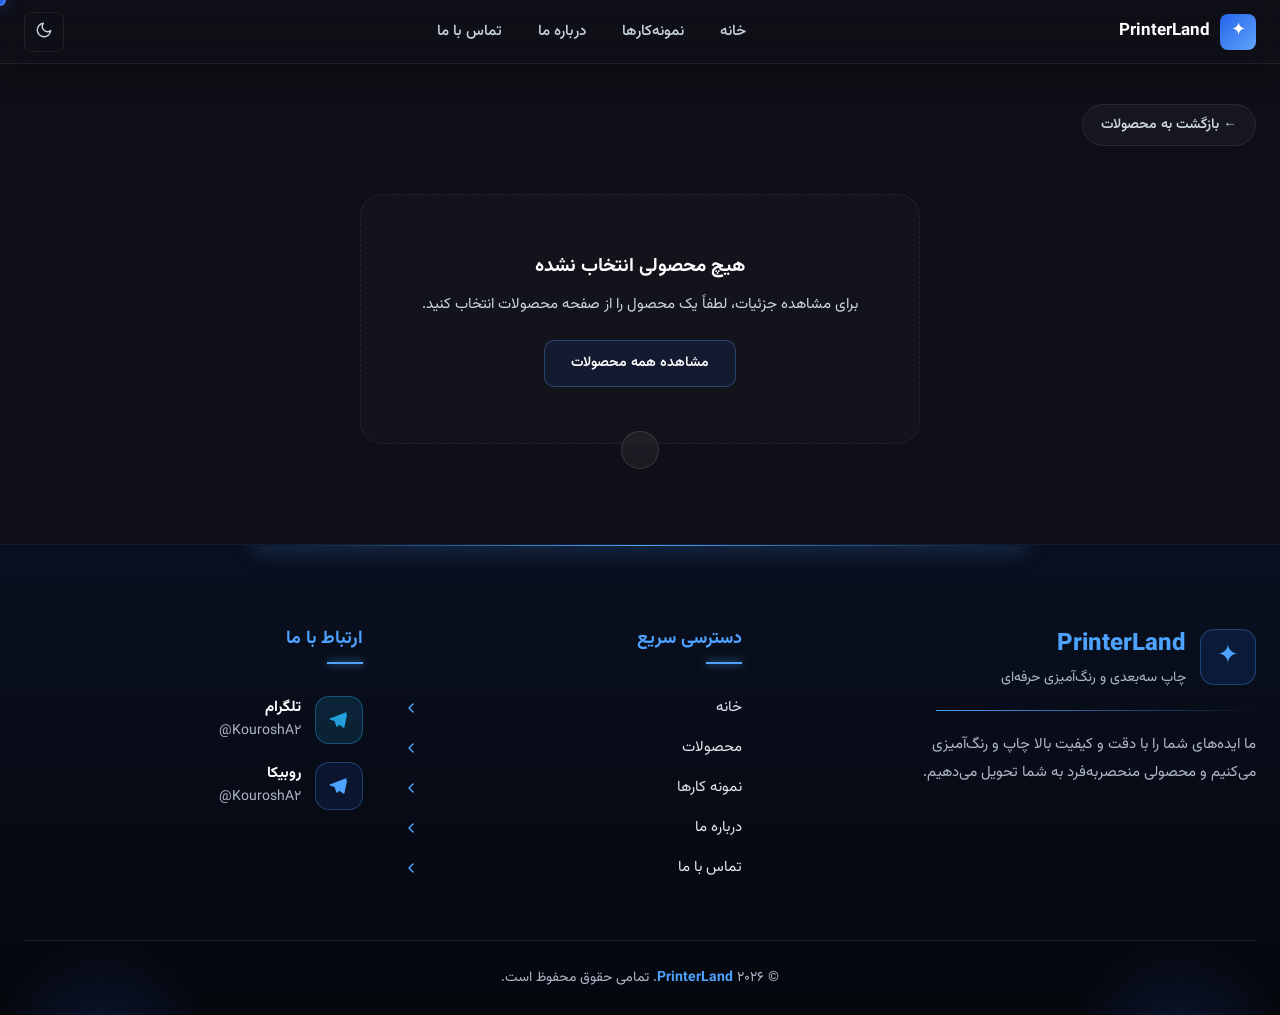
<file: pages/product-detail.html>
<!doctype html>
<html lang="fa" dir="rtl">
  <head>
    <meta charset="UTF-8" />
    <meta name="viewport" content="width=device-width, initial-scale=1.0" />
    <title>جزئیات محصول | PrinterLand</title>
    <link rel="stylesheet" href="../style/font.css" />
    <link
      rel="icon"
      type="image/png"
      sizes="32x32"
      href="assets/images/logo/logo1.png"
    />
    <link rel="stylesheet" href="../style/custom curser.css" />
    <link rel="stylesheet" href="../style/style.css" />
    <link rel="stylesheet" href="../style/header.css" />
    <link rel="stylesheet" href="../style/footer.css" />
    <link rel="stylesheet" href="../style/light-mode-fix.css" />
    <link rel="stylesheet" href="../style/product-detail.css" />
  </head>
  <body>
    <!-- ===== HEADER (pattern matched to pages/about.html & pages/contact.html) ===== -->
    <header class="site-header">
      <div class="header-inner">
        <a class="header-logo" href="../index.html">
          <div class="logo-mark">✦</div>
          <span class="logo-text">PrinterLand</span>
        </a>
        <nav class="header-nav" id="desktopNav">
          <a class="nav-link" href="../index.html">خانه</a>
          <a class="nav-link" href="portfolio.html">نمونه‌کارها</a>
          <a class="nav-link" href="about.html">درباره ما</a>
          <a class="nav-link" href="contact.html">تماس با ما</a>
        </nav>
        <!-- Dark Mode Toggle -->
        <button
          class="theme-toggle"
          id="themeToggle"
          aria-label="تغییر حالت روشنایی"
        >
          <span class="theme-icon-desktop">
            <svg
              id="themeIconSvg"
              xmlns="http://www.w3.org/2000/svg"
              width="18"
              height="18"
              viewBox="0 0 24 24"
              fill="none"
              stroke="currentColor"
              stroke-width="1.8"
              stroke-linecap="round"
              stroke-linejoin="round"
            >
              <path d="M21 12.79A9 9 0 1 1 11.21 3 7 7 0 0 0 21 12.79z" />
            </svg>
          </span>
          <span class="theme-icon-mobile" aria-hidden="true">🌙</span>
        </button>
        <button
          class="menu-toggle"
          id="menuToggle"
          aria-label="منو"
          aria-expanded="false"
        >
          <span></span><span></span><span></span>
        </button>
      </div>
    </header>

    <nav class="mobile-nav" id="mobileNav">
      <a class="mobile-nav-link" href="../index.html">خانه</a>
      <a class="mobile-nav-link" href="portfolio.html">نمونه‌کارها</a>
      <a class="mobile-nav-link" href="about.html">درباره ما</a>
      <a class="mobile-nav-link" href="contact.html">تماس با ما</a>
    </nav>

    <!-- ===== MAIN CONTENT ===== -->
    <main>
      <section class="product-detail" id="productDetail">
        <!-- Back to Products (always present, real link) -->
        <a class="product-detail-back" href="../products.html">
          ← بازگشت به محصولات
        </a>

        <!-- ===== LOADING STATE ===== -->
        <div
          id="productDetailLoading"
          class="product-detail-loading"
          aria-live="polite"
        >
          در حال بارگذاری اطلاعات محصول...
        </div>

        <!-- ===== NOT FOUND STATE (empty slug OR unmatched slug) ===== -->
        <section
          id="productDetailNotFound"
          class="product-detail-not-found"
          hidden
        >
          <h2 id="productDetailNotFoundTitle">محصولی پیدا نشد</h2>
          <p id="productDetailNotFoundText">
            محصول مورد نظر یافت نشد.
          </p>
          <a class="product-detail-not-found-link" href="../products.html">
            مشاهده همه محصولات
          </a>
        </section>

        <!-- ===== ERROR STATE (fetch / data failure) ===== -->
        <section id="productDetailError" class="product-detail-error" hidden>
          <h2>مشکلی در بارگذاری اطلاعات محصول پیش آمد</h2>
          <p>
            در حال حاضر امکان دریافت اطلاعات این محصول وجود ندارد. لطفاً
            اتصال اینترنت خود را بررسی کنید و دوباره تلاش کنید.
          </p>
          <button type="button" id="productDetailRetry">تلاش دوباره</button>
        </section>

        <!-- ===== PRODUCT CONTENT ===== -->
        <article id="productDetailContent" class="product-detail-content" hidden>
          <div class="product-detail-layout">
            <!-- ---- Media: main image + gallery thumbnails ---- -->
            <div class="product-detail-media">
              <div id="productDetailMainMedia" class="product-detail-main-media"></div>
              <div
                id="productDetailThumbs"
                class="product-detail-thumbs"
                hidden
              ></div>
            </div>

            <!-- ---- Info ---- -->
            <div class="product-detail-info">
              <div class="product-detail-meta-row">
                <span
                  id="productDetailCategory"
                  class="product-detail-category"
                  hidden
                ></span>
                <span
                  id="productDetailStatus"
                  class="product-detail-status"
                  hidden
                ></span>
              </div>

              <h1 id="productDetailName" class="product-detail-name"></h1>

              <div class="product-detail-submeta">
                <span
                  id="productDetailCode"
                  class="product-detail-code"
                  hidden
                ></span>
                <span
                  id="productDetailType"
                  class="product-detail-type"
                  hidden
                ></span>
              </div>

              <p
                id="productDetailShortDesc"
                class="product-detail-short-desc"
                hidden
              ></p>

              <div
                id="productDetailDescWrap"
                class="product-detail-desc-wrap"
                hidden
              >
                <h3>توضیحات کامل</h3>
                <p id="productDetailDesc" class="product-detail-desc"></p>
              </div>

              <!-- ---- Specs ---- -->
              <div
                id="productDetailSpecsWrap"
                class="product-detail-specs-wrap"
                hidden
              >
                <h3>مشخصات فنی</h3>
                <dl id="productDetailSpecs" class="product-detail-specs"></dl>
              </div>

              <!-- ---- Datasheet (only rendered if datasheet_url exists) ---- -->
              <a
                id="productDetailDatasheet"
                class="product-detail-datasheet"
                target="_blank"
                rel="noopener"
                hidden
              >
                دانلود مشخصات فنی (Datasheet)
              </a>

              <!-- ---- CTA: real link to the Contact page ---- -->
              <div class="product-detail-actions">
                <a
                  id="productDetailContactCta"
                  class="product-detail-cta"
                  href="contact.html"
                >
                  ثبت سفارش / تماس با ما
                </a>
              </div>
            </div>
          </div>
        </article>
      </section>
    </main>

    <!-- ===== FOOTER (identical to pages/about.html & pages/contact.html) ===== -->
    <footer class="site-footer">
      <div class="footer-decor"></div>
      <div class="footer-container">
        <div class="footer-grid">
          <!-- ستون برند -->
          <div class="footer-col footer-col-brand">
            <div class="footer-brand-logo">
              <span class="logo-mark">✦</span>
              <div>
                <div class="footer-brand-title"><span>PrinterLand</span></div>
                <div class="footer-brand-subtitle">
                  چاپ سه‌بعدی و رنگ‌آمیزی حرفه‌ای
                </div>
              </div>
            </div>
            <div class="footer-divider"></div>
            <p class="footer-brand-text">
              ما ایده‌های شما را با دقت و کیفیت بالا چاپ و رنگ‌آمیزی می‌کنیم و
              محصولی منحصربه‌فرد به شما تحویل می‌دهیم.
            </p>
          </div>

          <!-- ستون دسترسی سریع -->
          <div class="footer-col">
            <h4 class="footer-col-title">دسترسی سریع</h4>
            <ul class="footer-links">
              <li>
                <a href="../index.html">
                  خانه
                  <svg
                    viewBox="0 0 24 24"
                    fill="none"
                    stroke-width="2.2"
                    stroke-linecap="round"
                    stroke-linejoin="round"
                  >
                    <path d="M15 18l-6-6 6-6" />
                  </svg>
                </a>
              </li>
              <li>
                <a href="../products.html">
                  محصولات
                  <svg
                    viewBox="0 0 24 24"
                    fill="none"
                    stroke-width="2.2"
                    stroke-linecap="round"
                    stroke-linejoin="round"
                  >
                    <path d="M15 18l-6-6 6-6" />
                  </svg>
                </a>
              </li>
              <li>
                <a href="portfolio.html">
                  نمونه کارها
                  <svg
                    viewBox="0 0 24 24"
                    fill="none"
                    stroke-width="2.2"
                    stroke-linecap="round"
                    stroke-linejoin="round"
                  >
                    <path d="M15 18l-6-6 6-6" />
                  </svg>
                </a>
              </li>
              <li>
                <a href="about.html">
                  درباره ما
                  <svg
                    viewBox="0 0 24 24"
                    fill="none"
                    stroke-width="2.2"
                    stroke-linecap="round"
                    stroke-linejoin="round"
                  >
                    <path d="M15 18l-6-6 6-6" />
                  </svg>
                </a>
              </li>
              <li>
                <a href="contact.html">
                  تماس با ما
                  <svg
                    viewBox="0 0 24 24"
                    fill="none"
                    stroke-width="2.2"
                    stroke-linecap="round"
                    stroke-linejoin="round"
                  >
                    <path d="M15 18l-6-6 6-6" />
                  </svg>
                </a>
              </li>
            </ul>
          </div>

          <!-- ستون ارتباط با ما -->
          <div class="footer-col">
            <h4 class="footer-col-title">ارتباط با ما</h4>
            <ul class="footer-contact-list">
              <li class="footer-contact-item">
                <span
                  class="footer-contact-icon"
                  style="
                    background: rgba(34, 158, 217, 0.15);
                    border-color: rgba(34, 158, 217, 0.4);
                  "
                >
                  <svg viewBox="0 0 24 24" fill="#229ed9">
                    <path
                      d="M21.05 2.93 2.6 10.1c-1.27.5-1.26 1.2-.23 1.52l4.73 1.48 1.83 5.55c.22.6.37.84.76.84.36 0 .52-.16.72-.36l1.97-1.9 4.1 3.02c.75.42 1.3.2 1.49-.7l2.69-12.7c.27-1.12-.42-1.62-1.61-1.12z"
                    />
                  </svg>
                </span>
                <div>
                  <div class="footer-contact-name">تلگرام</div>
                  <div class="footer-contact-id">@KouroshA2</div>
                </div>
              </li>
              <li class="footer-contact-item">
                <span class="footer-contact-icon">
                  <svg viewBox="0 0 24 24" fill="#4da3ff">
                    <path
                      d="M21.05 2.93 2.6 10.1c-1.27.5-1.26 1.2-.23 1.52l4.73 1.48 1.83 5.55c.22.6.37.84.76.84.36 0 .52-.16.72-.36l1.97-1.9 4.1 3.02c.75.42 1.3.2 1.49-.7l2.69-12.7c.27-1.12-.42-1.62-1.61-1.12z"
                    />
                  </svg>
                </span>
                <div>
                  <div class="footer-contact-name">روبیکا</div>
                  <div class="footer-contact-id">@KouroshA2</div>
                </div>
              </li>
            </ul>
          </div>
        </div>

        <div class="footer-bottom">
          <p>© ۲۰۲۶ <strong>PrinterLand</strong>. تمامی حقوق محفوظ است.</p>
        </div>
      </div>
    </footer>

    <script src="../js/script.js"></script>
    <script src="../js/custom curser.js"></script>
    <script src="../js/animation.js"></script>
    <script src="../js/menu.js"></script>
    <script src="../js/product-detail.js"></script>
  </body>
</html>
</file>
<file: style/font.css>
/* Generated by script */
@font-face {
  font-family: Vazirmatn;
  src: url('../assets/fonts/webfonts/Vazirmatn-FD-Thin.woff2') format('woff2');
  font-weight: 100;
  font-style: normal;
  font-display: swap;
}

@font-face {
  font-family: Vazirmatn;
  src: url('../assets/fonts/webfonts/Vazirmatn-FD-ExtraLight.woff2') format('woff2');
  font-weight: 200;
  font-style: normal;
  font-display: swap;
}

@font-face {
  font-family: Vazirmatn;
  src: url('../assets/fonts/webfonts/Vazirmatn-FD-Light.woff2') format('woff2');
  font-weight: 300;
  font-style: normal;
  font-display: swap;
}

@font-face {
  font-family: Vazirmatn;
  src: url('../assets/fonts/webfonts/Vazirmatn-FD-Regular.woff2') format('woff2');
  font-weight: 400;
  font-style: normal;
  font-display: swap;
}

@font-face {
  font-family: Vazirmatn;
  src: url('../assets/fonts/webfonts/Vazirmatn-FD-Medium.woff2') format('woff2');
  font-weight: 500;
  font-style: normal;
  font-display: swap;
}

@font-face {
  font-family: Vazirmatn;
  src: url('../assets/fonts/webfonts/Vazirmatn-FD-SemiBold.woff2') format('woff2');
  font-weight: 600;
  font-style: normal;
  font-display: swap;
}

@font-face {
  font-family: Vazirmatn;
  src: url('../assets/fonts/webfonts/Vazirmatn-FD-Bold.woff2') format('woff2');
  font-weight: 700;
  font-style: normal;
  font-display: swap;
}

@font-face {
  font-family: Vazirmatn;
  src: url('../assets/fonts/webfonts/Vazirmatn-FD-ExtraBold.woff2') format('woff2');
  font-weight: 800;
  font-style: normal;
  font-display: swap;
}

@font-face {
  font-family: Vazirmatn;
  src: url('../assets/fonts/webfonts/Vazirmatn-FD-Black.woff2') format('woff2');
  font-weight: 900;
  font-style: normal;
  font-display: swap;
}
</file>
<file: style/style.css>
/* ===== GLOBAL STYLES ===== */
*,
*::before,
*::after {
  margin: 0;
  padding: 0;
  box-sizing: border-box;
}

:root {
  --bg-header: rgba(8, 8, 12, 0.92);
  --primary: #2563eb;
  --secondary: #60a5fa;
  --clr-text: #ffffff;
  --subtext: #cbd5e1;
  --border: rgba(255, 255, 255, 0.08);
  --bg-page: #0f0f17;
}

html {
  scroll-behavior: smooth;
  overflow-x: hidden;
  max-width: 100%;
}

body {
  background: var(--bg-page);
  color: var(--clr-text);
  font-family: Vazirmatn, Tahoma, sans-serif;
  direction: rtl;
  line-height: 1.6;
  /* offset for fixed header */
  padding-top: 64px;
  overflow-x: hidden;
  max-width: 100%;
}

/* ===== LIGHT MODE ===== */
body.light-mode {
  --bg-page: #f0f4f8;
  --clr-text: #0f172a;
  --subtext: #475569;
  --border: rgba(0, 0, 0, 0.08);
}

body.light-mode .site-header {
  background: rgba(240, 244, 248, 0.92);
  border-bottom-color: rgba(0, 0, 0, 0.08);
  box-shadow: 0 4px 32px rgba(0, 0, 0, 0.08);
}

body.light-mode .mobile-nav {
  background: rgba(240, 244, 248, 0.97);
  border-bottom-color: rgba(0, 0, 0, 0.08);
}

body.light-mode .menu-toggle span {
  background: #0f172a;
}

body.light-mode .menu-toggle {
  border-color: rgba(0, 0, 0, 0.12);
}

button,
a,
.service-card,
.process-card {
  cursor: pointer;

  transition: 0.35s;
}

button:hover,
a:hover {
  filter: drop-shadow(0 0 12px #2563eb);
}

::-webkit-scrollbar {
  width: 10px;
}

::-webkit-scrollbar-track {
  background: #070b14;
}

::-webkit-scrollbar-thumb {
  background: #2563eb;

  border-radius: 20px;
}

::-webkit-scrollbar-thumb:hover {
  background: #4da3ff;
}

::selection {
  background: #2563eb;

  color: white;
}

button {
  overflow: hidden;

  position: relative;
}

.ripple {
  position: absolute;

  border-radius: 50%;

  background: rgba(255, 255, 255, 0.5);

  transform: scale(0);

  animation: ripple 0.6s linear;

  pointer-events: none;
}

@keyframes ripple {
  to {
    transform: scale(4);

    opacity: 0;
  }
}

#topBtn {
  position: fixed;

  bottom: 30px;

  left: 30px;

  width: 55px;

  height: 55px;

  border: none;

  border-radius: 50%;

  background: #2563eb;

  color: white;

  font-size: 24px;

  cursor: pointer;

  display: none;

  box-shadow: 0 0 25px #2563eb;

  z-index: 999;

  transition: 0.3s;
}

#topBtn:hover {
  transform: translateY(-5px);
}

.divider {
  width: 70%;

  height: 1px;

  margin: 80px auto;

  background: linear-gradient(90deg, transparent, #2563eb, transparent);
}

/* ===== Glass Header ===== */

.site-header {
  position: fixed;
  top: 0;
  right: 0;
  width: 100%;
  z-index: 999;
  transition: 0.35s ease;
}

.site-header.scrolled {
  background: rgba(8, 10, 20, 0.72);

  backdrop-filter: blur(18px);
  -webkit-backdrop-filter: blur(18px);

  border-bottom: 1px solid rgba(255, 255, 255, 0.08);

  box-shadow:
    0 8px 30px rgba(0, 0, 0, 0.35),
    0 0 30px rgba(37, 99, 235, 0.08);
}
</file>
<file: style/header.css>
/* ===== HEADER STYLES ===== */
.site-header {
  position: fixed;
  top: 0;
  right: 0;
  left: 0;
  z-index: 1000;
  background: transparent;
  backdrop-filter: blur(15px);
  -webkit-backdrop-filter: blur(15px);
  border-bottom: 1px solid rgba(255, 255, 255, 0.08);
  height: 64px;
  display: flex;
  align-items: center;
  box-shadow: 0 4px 32px rgba(0, 0, 0, 0.4);
  transition: background 0.3s ease;
}

.header-inner {
  width: 100%;
  max-width: 1280px;
  margin: 0 auto;
  padding: 0 24px;
  display: flex;
  align-items: center;
  justify-content: space-between;
  gap: 24px;
}

.site-header.scrolled {
  background: rgba(5, 7, 13, 0.75);
  backdrop-filter: blur(18px);
  border-bottom: 1px solid rgba(255, 255, 255, 0.08);
  box-shadow: 0 10px 40px rgba(0, 0, 0, 0.35);
  transition: 0.35s;
  background: linear-gradient(
    180deg,
    rgba(18, 25, 45, 0.8),
    rgba(10, 16, 32, 0.65)
  );
}

/* ---- Logo ---- */
.header-logo {
  display: flex;
  align-items: center;
  gap: 10px;
  text-decoration: none;
  flex-shrink: 0;
  cursor: pointer;
}

.logo-mark {
  width: 36px;
  height: 36px;
  border-radius: 8px;
  background: linear-gradient(135deg, var(--primary), var(--secondary));
  display: flex;
  align-items: center;
  justify-content: center;
  font-size: 18px;
  color: #fff;
  transition:
    transform 0.3s ease,
    box-shadow 0.3s ease;
}

.header-logo:hover .logo-mark {
  transform: rotate(8deg) scale(1.08);
  box-shadow: 0 0 20px rgba(37, 99, 235, 0.5);
}

.logo-text {
  font-size: 1.05rem;
  font-weight: 700;
  color: var(--clr-text);
  transition: color 0.2s;
}

.header-logo:hover .logo-text {
  color: var(--secondary);
}

/* ---- Desktop Nav ---- */
.header-nav {
  display: flex;
  align-items: center;
  gap: 4px;
  flex: 1;
  justify-content: center;
}

.nav-link {
  position: relative;
  padding: 8px 16px;
  border-radius: 8px;
  color: var(--subtext);
  text-decoration: none;
  font-size: 0.93rem;
  font-weight: 500;
  transition:
    color 0.25s,
    background 0.25s;
  white-space: nowrap;
  cursor: pointer;
}

.nav-link::after {
  content: "";
  position: absolute;
  bottom: 4px;
  right: 50%;
  left: 50%;
  height: 2px;
  border-radius: 2px;
  background: var(--secondary);
  opacity: 0;
  transition:
    right 0.3s ease,
    left 0.3s ease,
    opacity 0.3s ease;
}

.nav-link:hover {
  color: var(--clr-text);
  background: rgba(96, 165, 250, 0.08);
}

.nav-link:hover::after {
  right: 16px;
  left: 16px;
  opacity: 1;
}

.nav-link.active {
  color: var(--secondary);
  background: rgba(37, 99, 235, 0.12);
}

.nav-link.active::after {
  right: 16px;
  left: 16px;
  opacity: 1;
  background: var(--primary);
}

/* ---- Hamburger Toggle ---- */
.menu-toggle {
  display: none;
  flex-direction: column;
  justify-content: center;
  align-items: center;
  gap: 5px;
  width: 40px;
  height: 40px;
  border-radius: 8px;
  border: 1px solid rgba(255, 255, 255, 0.08);
  background: transparent;
  cursor: pointer;
  transition:
    background 0.25s,
    border-color 0.25s;
  flex-shrink: 0;
}

.menu-toggle:hover {
  background: rgba(96, 165, 250, 0.1);
  border-color: rgba(96, 165, 250, 0.3);
}

.menu-toggle span {
  display: block;
  width: 20px;
  height: 2px;
  background: #fff;
  border-radius: 2px;
  transition:
    transform 0.35s cubic-bezier(0.4, 0, 0.2, 1),
    opacity 0.25s,
    width 0.3s;
  transform-origin: center;
}

.menu-toggle.open span:nth-child(1) {
  transform: translateY(7px) rotate(45deg);
}
.menu-toggle.open span:nth-child(2) {
  opacity: 0;
  width: 0;
}
.menu-toggle.open span:nth-child(3) {
  transform: translateY(-7px) rotate(-45deg);
}

/* ---- Mobile Nav ---- */
.mobile-nav {
  display: none;
  flex-direction: column;
  gap: 4px;
  padding: 12px 24px 24px;
  background: rgba(8, 8, 12, 0.97);
  border-bottom: 1px solid rgba(255, 255, 255, 0.08);
  position: fixed;
  top: 64px;
  right: 0;
  left: 0;
  z-index: 999;
  transform: translateY(-8px);
  opacity: 0;
  pointer-events: none;
  transition:
    transform 0.3s cubic-bezier(0.4, 0, 0.2, 1),
    opacity 0.3s;
}

.mobile-nav.open {
  opacity: 1;
  transform: translateY(0);
  pointer-events: auto;
}

.mobile-nav-link {
  display: block;
  padding: 14px 16px;
  border-radius: 10px;
  color: var(--subtext);
  text-decoration: none;
  font-size: 0.95rem;
  font-weight: 500;
  border: 1px solid transparent;
  transition:
    color 0.2s,
    background 0.2s,
    border-color 0.2s,
    transform 0.2s;
  cursor: pointer;
}

.mobile-nav-link:hover {
  color: #fff;
  background: rgba(96, 165, 250, 0.08);
  border-color: rgba(255, 255, 255, 0.08);
  transform: translateX(-4px);
}

.mobile-nav-link.active {
  color: var(--secondary);
  background: rgba(37, 99, 235, 0.1);
  border-color: rgba(37, 99, 235, 0.25);
}

/* ---- Responsive ---- */
@media (max-width: 768px) {
  .header-nav {
    display: none;
  }
  .menu-toggle {
    display: flex;
  }
  .mobile-nav {
    display: flex;
  }
}

/* ---- Theme Toggle ---- */
.theme-toggle {
  display: flex;
  align-items: center;
  justify-content: center;
  width: 40px;
  height: 40px;
  border-radius: 8px;
  border: 1px solid rgba(255, 255, 255, 0.08);
  background: transparent;
  color: var(--subtext);
  cursor: pointer;
  flex-shrink: 0;
  transition:
    background 0.25s,
    border-color 0.25s,
    color 0.25s;
}

.theme-toggle:hover {
  background: rgba(96, 165, 250, 0.1);
  border-color: rgba(96, 165, 250, 0.3);
  color: var(--clr-text);
}

.theme-icon-mobile {
  display: none;
  font-size: 18px;
  line-height: 1;
}

@media (max-width: 768px) {
  .theme-icon-desktop {
    display: none;
  }
  .theme-icon-mobile {
    display: inline;
  }
}
</file>
<file: style/light-mode-fix.css>
/* ---- Services section ---- */
body.light-mode .services {
  background: #eef2f7;
}

body.light-mode .service-card {
  background: #ffffff;
  border-color: rgba(37, 99, 235, 0.18);
}

body.light-mode .service-icon {
  background: #e7edf7;
  border-color: rgba(37, 99, 235, 0.3);
}

body.light-mode .service-image {
  background: #e7edf7;
}

body.light-mode .service-title {
  color: #0f172a;
}

body.light-mode .services-title {
  color: #0f172a;
}

body.light-mode .service-text,
body.light-mode .services-desc {
  color: #475569;
}

/* ---- Process / order section ---- */
body.light-mode .process-section {
  background: linear-gradient(180deg, #ffffff 0%, #eef2f7 100%);
}

body.light-mode .process-title {
  background: linear-gradient(180deg, #0f172a 0%, #2563eb 100%);
  -webkit-background-clip: text;
  background-clip: text;
}

body.light-mode .process-subtitle,
body.light-mode .process-card-text,
body.light-mode .process-footer p,
body.light-mode .order-modal-subtitle,
body.light-mode .order-app-text {
  color: #475569;
}

body.light-mode .process-card {
  background: #ffffff;
  border-color: rgba(37, 99, 235, 0.15);
  color: #0f172a;
}

body.light-mode .process-card-image {
  background: rgba(37, 99, 235, 0.05);
}

body.light-mode .process-footer {
  background: rgba(37, 99, 235, 0.04);
  border-color: rgba(0, 0, 0, 0.08);
}

body.light-mode .order-modal-overlay {
  background: rgba(15, 23, 42, 0.45);
}

body.light-mode .order-modal {
  background: #ffffff;
  border-color: rgba(37, 99, 235, 0.15);
  color: #0f172a;
}

body.light-mode .order-modal-title {
  background: linear-gradient(180deg, #0f172a 0%, #2563eb 100%);
  -webkit-background-clip: text;
  background-clip: text;
}

body.light-mode .order-modal-close {
  background: rgba(0, 0, 0, 0.05);
  border-color: rgba(0, 0, 0, 0.12);
  color: #0f172a;
}

body.light-mode .order-modal-close:hover {
  background: rgba(0, 0, 0, 0.1);
}

body.light-mode .order-app-card {
  background: #f5f8fc;
  border-color: rgba(37, 99, 235, 0.15);
  color: #0f172a;
}

/* ---- Footer ---- */
body.light-mode .site-footer {
  background: linear-gradient(180deg, #eef2f7 0%, #ffffff 100%);
  border-top-color: rgba(0, 0, 0, 0.08);
}

body.light-mode .footer-brand-title,
body.light-mode .footer-contact-name {
  color: #0f172a;
}

body.light-mode .footer-brand-subtitle,
body.light-mode .footer-brand-text,
body.light-mode .footer-contact-id,
body.light-mode .footer-bottom p {
  color: #475569;
}

body.light-mode .footer-links a {
  color: #1e293b;
}

body.light-mode .footer-bottom {
  border-top-color: rgba(0, 0, 0, 0.08);
}

/* ---- FAQ section ---- */
body.light-mode .faq-badge {
  background: #e7edf7;
  border-color: rgba(37, 99, 235, 0.25);
}

body.light-mode .faq-paragraph,
body.light-mode .faq-cta-subtitle,
body.light-mode .faq-cta-trust {
  color: #475569;
}

body.light-mode .faq-item {
  background: #ffffff;
  border-color: rgba(0, 0, 0, 0.08);
  box-shadow: 0 4px 20px rgba(15, 23, 42, 0.06);
}

body.light-mode .faq-number {
  color: rgba(15, 23, 42, 0.06);
}

body.light-mode .faq-answer {
  color: #475569;
}

body.light-mode .faq-plus {
  background: #eef2f7;
  border-color: rgba(0, 0, 0, 0.08);
  box-shadow: 0 4px 16px rgba(15, 23, 42, 0.08);
}

body.light-mode .faq-plus svg {
  stroke: #0f172a;
}

body.light-mode .faq-item:hover .faq-plus svg,
body.light-mode .faq-item.open .faq-plus svg {
  stroke: #ffffff;
}

body.light-mode .faq-cta {
  background: #ffffff;
  border-color: rgba(0, 0, 0, 0.08);
}

body.light-mode .faq-cta-icon {
  background: #eef2f7;
  border-color: rgba(0, 0, 0, 0.08);
}
</file>
<file: style/custom curser.css>
@media (pointer: fine) {

    html.has-custom-cursor,
    html.has-custom-cursor * {
      cursor: none !important;
    }
  
    .cursor-dot,
    .cursor-ring {
      position: fixed;
      top: 0;
      left: 0;
      z-index: 9999;
      pointer-events: none;
      will-change: transform, opacity, width, height, background;
      transform: translate(-50%, -50%);
    }
  
    /* ---- دایره کوچک (دات) ---- */
    .cursor-dot {
      width: 12px;
      height: 12px;
      border-radius: 50%;
      background: #2563eb;
      border: 2px solid rgba(255, 255, 255, 0.15);
      box-shadow: 0 0 18px rgba(37, 99, 235, 0.45);
      transition:
        width 0.18s cubic-bezier(.22, 1, .36, 1),
        height 0.18s cubic-bezier(.22, 1, .36, 1),
        transform 0.18s ease,
        opacity 0.25s ease,
        background 0.25s ease,
        box-shadow 0.25s ease;
    }
  
    /* ---- دایره بزرگ (رینگ) ---- */
    .cursor-ring {
      width: 38px;
      height: 38px;
      border-radius: 50%;
      border: 1px solid rgba(255, 255, 255, 0.18);
      background: rgba(255, 255, 255, 0.08);
      backdrop-filter: blur(5px);
      -webkit-backdrop-filter: blur(5px);
      opacity: 0.7;
      display: flex;
      align-items: center;
      justify-content: center;
      transition:
        width 0.3s cubic-bezier(.22, 1, .36, 1),
        height 0.3s cubic-bezier(.22, 1, .36, 1),
        opacity 0.3s cubic-bezier(.22, 1, .36, 1),
        background 0.3s cubic-bezier(.22, 1, .36, 1),
        border-color 0.3s cubic-bezier(.22, 1, .36, 1),
        box-shadow 0.3s cubic-bezier(.22, 1, .36, 1),
        filter 0.3s ease,
        transform 0.15s ease;
    }
  
    .cursor-ring-label {
      font-size: 0.78rem;
      font-weight: 600;
      color: #fff;
      opacity: 0;
      transition: opacity 0.25s ease;
      white-space: nowrap;
    }
  
    /* ---- کلیک: هر دو دایره جمع می‌شن ---- */
    html.cursor-clicking .cursor-dot,
    html.cursor-clicking .cursor-ring {
      transform: translate(-50%, -50%) scale(0.75);
    }
  
    /* ---- اسکرول: محو و بلور ---- */
    html.cursor-scrolling .cursor-dot,
    html.cursor-scrolling .cursor-ring {
      opacity: 0.6;
      filter: blur(2px);
    }
  
    /* ---- خروج موس از صفحه ---- */
    html.cursor-hidden .cursor-dot,
    html.cursor-hidden .cursor-ring {
      opacity: 0;
      transform: translate(-50%, -50%) scale(0);
    }
  
    /* ==========================================================
       حالت‌های مختلف هاور (روی body[data-cursor-state] تنظیم می‌شه)
       ========================================================== */
  
    /* دکمه‌ها */
    html[data-cursor-state="button"] .cursor-dot {
      width: 18px;
      height: 18px;
    }
    html[data-cursor-state="button"] .cursor-ring {
      width: 58px;
      height: 58px;
      background: #2563eb;
      border-color: rgba(37, 99, 235, 0.5);
      box-shadow: 0 0 35px rgba(37, 99, 235, 0.45);
    }
  
    /* لینک‌های ساده */
    html[data-cursor-state="link"] .cursor-dot {
      width: 18px;
      height: 18px;
    }
    html[data-cursor-state="link"] .cursor-ring {
      width: 26px;
      height: 26px;
      opacity: 0.8;
    }
  
    /* کارت‌ها (سرویس، فرآیند، درباره‌ما، چرا-ما، تماس) */
    html[data-cursor-state="card"] .cursor-ring {
      width: 72px;
      height: 72px;
      border-color: rgba(37, 99, 235, 0.4);
    }
  
    /* متن (پاراگراف‌ها) — شبیه I-beam باریک */
    html[data-cursor-state="text"] .cursor-dot {
      opacity: 0;
    }
    html[data-cursor-state="text"] .cursor-ring {
      width: 2px;
      height: 24px;
      border-radius: 2px;
      background: rgba(255, 255, 255, 0.6);
      border: none;
      backdrop-filter: none;
    }
  
    html[data-cursor-state="contact"] .cursor-ring-label,
    html[data-cursor-state="portfolio"] .cursor-ring-label {
      opacity: 1;
    }
  
    /* دکمه‌ی تماس */
    html[data-cursor-state="contact"] .cursor-ring {
      width: 80px;
      height: 80px;
      background: #2563eb;
      border-color: rgba(37, 99, 235, 0.5);
      box-shadow: 0 0 35px rgba(37, 99, 235, 0.4);
    }
  
    /* کارت‌های نمونه‌کار (پورتفولیو) */
    html[data-cursor-state="portfolio"] .cursor-ring {
      width: 80px;
      height: 80px;
      background: rgba(16, 22, 36, 0.8);
      border-color: rgba(37, 99, 235, 0.4);
    }
  
    /* فیگور صفحه‌ی 404 */
    html[data-cursor-state="figure"] .cursor-ring {
      width: 90px;
      height: 90px;
      background: rgba(16, 22, 36, 0.85);
      border-color: rgba(37, 99, 235, 0.45);
    }
    html[data-cursor-state="figure"] .cursor-ring-label {
      opacity: 1;
    }
  
    /* ---- ناحیه‌ی هیرو: گلو بیشتر ---- */
    html.cursor-in-hero .cursor-dot {
      box-shadow: 0 0 27px rgba(37, 99, 235, 0.68); /* ~150% */
    }
  
    /* ---- ناحیه‌ی FAQ: چرخش خیلی کم ---- */
    html.cursor-in-faq .cursor-ring {
      transform: translate(-50%, -50%) rotate(15deg);
    }
    html.cursor-in-faq.cursor-clicking .cursor-ring {
      transform: translate(-50%, -50%) rotate(15deg) scale(0.75);
    }
  
  }
</file>
<file: style/404_Erorr.css>
/* ==========================================================
   404 PAGE
   ========================================================== */

   .nf-sec {
    position: relative;
    overflow: hidden;
    min-height: calc(100vh - 76px);
    display: flex;
    align-items: center;
    justify-content: center;
    padding: 70px 24px 60px;
    background: #090b11;
    direction: rtl;
  }
  
  /* ---- گرید محو ---- */
  .nf-grid-bg {
    position: absolute;
    inset: 0;
    z-index: 0;
    pointer-events: none;
    opacity: 0.04;
    background-image:
      linear-gradient(rgba(255, 255, 255, 0.4) 1px, transparent 1px),
      linear-gradient(90deg, rgba(255, 255, 255, 0.4) 1px, transparent 1px);
    background-size: 26px 26px;
  }
  
  /* ---- دو Glow ---- */
  .nf-glow {
    position: absolute;
    width: 620px;
    height: 620px;
    border-radius: 50%;
    background: rgba(37, 99, 235, 0.18);
    filter: blur(220px);
    z-index: 0;
    pointer-events: none;
  }
  
  .nf-glow-tr {
    top: -220px;
    right: -180px;
  }
  
  .nf-glow-bl {
    bottom: -220px;
    left: -180px;
  }
  
  .nf-inner {
    position: relative;
    z-index: 1;
    max-width: 720px;
    margin: 0 auto;
    text-align: center;
  }
  
  /* ---- انیمیشن ورودی مرحله‌ای ---- */
  .nf-seq {
    opacity: 0;
    transform: translateY(26px);
    transition: opacity 0.7s cubic-bezier(.22, 1, .36, 1) var(--nf-delay, 0s),
                transform 0.7s cubic-bezier(.22, 1, .36, 1) var(--nf-delay, 0s);
  }
  
  .nf-sec.nf-loaded .nf-seq {
    opacity: 1;
    transform: translateY(0);
  }
  
  /* ---- فیگور ---- */
  .nf-figure-wrap {
    position: relative;
    height: 520px;
    display: flex;
    align-items: center;
    justify-content: center;
    margin: 0 auto 12px;
  }
  
  .nf-figure-glow {
    position: absolute;
    width: 700px;
    height: 700px;
    border-radius: 50%;
    background: radial-gradient(circle, #2563eb 0%, transparent 70%);
    filter: blur(180px);
    opacity: 0.25;
    z-index: 0;
  }
  
  .nf-figure-img {
    position: relative;
    z-index: 2;
    height: 100%;
    max-width: 100%;
    object-fit: contain;
    filter: drop-shadow(0 50px 80px rgba(0, 0, 0, 0.45));
    animation: nf-float 5s ease-in-out infinite;
  }
  
  .nf-figure-fallback {
    position: relative;
    z-index: 2;
    display: none;
    flex-direction: column;
    align-items: center;
    gap: 10px;
    color: #4da3ff;
    font-size: 0.85rem;
    text-align: center;
    max-width: 220px;
  }
  
  .nf-figure-fallback-icon {
    font-size: 42px;
  }
  
  @keyframes nf-float {
    0%   { transform: translateY(-10px); }
    50%  { transform: translateY(10px); }
    100% { transform: translateY(-10px); }
  }
  
  /* ---- شکل‌های شناور دور فیگور ---- */
  .nf-shape {
    position: absolute;
    z-index: 1;
    opacity: 0.08;
    pointer-events: none;
  }
  
  .nf-shape svg {
    width: 100%;
    height: 100%;
  }
  
  .nf-shape-cube {
    width: 70px;
    height: 70px;
    top: 6%;
    left: 4%;
    animation: nf-spin 20s linear infinite;
  }
  
  .nf-shape-cylinder {
    width: 60px;
    height: 60px;
    bottom: 10%;
    left: 8%;
    animation: nf-spin 25s linear infinite reverse;
  }
  
  .nf-shape-hex {
    width: 64px;
    height: 64px;
    top: 12%;
    right: 4%;
    animation: nf-spin 30s linear infinite;
  }
  
  @keyframes nf-spin {
    from { transform: rotate(0deg); }
    to   { transform: rotate(360deg); }
  }
  
  /* ---- خطوط چاپ پشت فیگور ---- */
  .nf-print-lines {
    position: absolute;
    z-index: 1;
    top: 18%;
    right: 10%;
    display: flex;
    flex-direction: column;
    gap: 10px;
    align-items: flex-end;
  }
  
  .nf-print-lines span {
    display: block;
    height: 2px;
    background: #ffffff;
    opacity: 0.12;
    filter: blur(1px);
    border-radius: 2px;
  }
  
  /* ---- لایه‌های چاپ زیر فیگور ---- */
  .nf-print-layers {
    position: absolute;
    z-index: 1;
    bottom: 4%;
    display: flex;
    flex-direction: column;
    gap: 6px;
    align-items: center;
  }
  
  .nf-print-layers span {
    display: block;
    width: 160px;
    height: 2px;
    background: repeating-linear-gradient(
      90deg,
      #2563eb 0,
      #2563eb 8px,
      transparent 8px,
      transparent 14px
    );
    opacity: 0.3;
    animation: nf-layer-fade 2.4s ease-in-out infinite;
  }
  
  .nf-print-layers span:nth-child(2) {
    width: 120px;
    animation-delay: 0.3s;
  }
  
  .nf-print-layers span:nth-child(3) {
    width: 90px;
    animation-delay: 0.6s;
  }
  
  @keyframes nf-layer-fade {
    0%, 100% { opacity: 0.1; }
    50%      { opacity: 0.4; }
  }
  
  /* ---- عدد 404 ---- */
  .nf-code {
    font-size: clamp(96px, 18vw, 220px);
    font-weight: 900;
    line-height: 1;
    background: linear-gradient(180deg, #2563eb, #60a5fa);
    -webkit-background-clip: text;
    background-clip: text;
    color: transparent;
    opacity: 0.9;
    margin-bottom: 6px;
  }
  
  /* ---- عنوان و توضیح ---- */
  .nf-title {
    font-size: clamp(28px, 5vw, 54px);
    font-weight: 800;
    color: #f8fafc;
    margin-bottom: 16px;
  }
  
  .nf-desc {
    max-width: 620px;
    margin: 0 auto 40px;
    line-height: 2;
    color: #a5a5a5;
    font-size: 1.02rem;
  }
  
  /* ---- دکمه‌ها ---- */
  .nf-actions {
    display: flex;
    align-items: center;
    justify-content: center;
    flex-wrap: wrap;
    gap: 16px;
    margin-bottom: 34px;
  }
  
  .nf-btn-primary {
    display: inline-flex;
    align-items: center;
    justify-content: center;
    gap: 8px;
    width: 220px;
    height: 60px;
    border-radius: 999px;
    background: linear-gradient(90deg, #2563eb, #3b82f6);
    color: #fff;
    font-weight: 700;
    font-size: 0.98rem;
    transition: transform 0.3s cubic-bezier(.22, 1, .36, 1),
                box-shadow 0.3s cubic-bezier(.22, 1, .36, 1);
  }
  
  .nf-btn-primary:hover {
    transform: translateY(-5px) scale(1.03);
    box-shadow: 0 0 35px rgba(37, 99, 235, 0.35);
  }
  
  .nf-btn-secondary {
    display: inline-flex;
    align-items: center;
    justify-content: center;
    width: 220px;
    height: 60px;
    border-radius: 999px;
    border: 1px solid rgba(255, 255, 255, 0.12);
    color: #e2e8f0;
    font-weight: 600;
    font-size: 0.95rem;
    transition: background 0.3s ease, transform 0.3s ease;
  }
  
  .nf-btn-secondary:hover {
    background: rgba(255, 255, 255, 0.04);
    transform: translateY(-3px);
  }
  
  /* ---- متن کوچک پایین ---- */
  .nf-meta {
    display: flex;
    align-items: center;
    justify-content: center;
    gap: 10px;
    font-size: 0.8rem;
    color: #6b7280;
  }
  
  .nf-meta-brand {
    color: #3b82f6;
    font-weight: 600;
  }
  
  /* ---- فوتر کوچک ---- */
  .nf-mini-footer {
    position: relative;
    z-index: 1;
    display: flex;
    align-items: center;
    justify-content: center;
    gap: 28px;
    flex-wrap: wrap;
    padding: 22px 24px;
    border-top: 1px solid rgba(255, 255, 255, 0.06);
    background: #090b11;
  }
  
  .nf-mini-footer a {
    font-size: 0.85rem;
    color: #94a3b8;
    transition: color 0.25s ease;
  }
  
  .nf-mini-footer a:hover {
    color: #3b82f6;
  }
  
  /* ---- ریسپانسیو ---- */
  @media (max-width: 640px) {
    .nf-figure-wrap {
      height: 340px;
    }
    .nf-figure-glow {
      width: 460px;
      height: 460px;
    }
    .nf-actions {
      flex-direction: column;
    }
    .nf-btn-primary,
    .nf-btn-secondary {
      width: 100%;
      max-width: 280px;
    }
    .nf-print-lines {
      display: none;
    }
  }
  
  /* ==========================================================
     LIGHT MODE OVERRIDES
     ========================================================== */
  body.light-mode .nf-sec {
    background: #f4f7fb;
  }
  
  body.light-mode .nf-grid-bg {
    opacity: 0.5;
  }
  
  body.light-mode .nf-title {
    color: #0f172a;
  }
  
  body.light-mode .nf-desc {
    color: #475569;
  }
  
  body.light-mode .nf-btn-secondary {
    border-color: rgba(15, 23, 42, 0.15);
    color: #0f172a;
  }
  
  body.light-mode .nf-btn-secondary:hover {
    background: rgba(15, 23, 42, 0.04);
  }
  
  body.light-mode .nf-meta {
    color: #94a3b8;
  }
  
  body.light-mode .nf-mini-footer {
    background: #f4f7fb;
    border-top-color: rgba(15, 23, 42, 0.08);
  }
  
  body.light-mode .nf-mini-footer a {
    color: #475569;
  }
  
  body.light-mode .nf-print-lines span {
    background: #0f172a;
  }
</file>
<file: style/footer.css>
/* ===== SITE FOOTER ===== */
.site-footer {
    position: relative;
    background: linear-gradient(180deg, #0a1020 0%, #05070d 100%);
    padding: 80px 0 0;
    overflow: hidden;
    border-top: 1px solid rgba(77, 163, 255, 0.15);
  }
  
  .site-footer::before {
    content: "";
    position: absolute;
    top: 0;
    left: 50%;
    transform: translateX(-50%);
    width: 60%;
    height: 1px;
    background: radial-gradient(closest-side, #4da3ff, transparent);
    box-shadow: 0 0 20px 2px rgba(77, 163, 255, 0.6);
  }
  
  .footer-container {
    max-width: 1400px;
    margin: 0 auto;
    padding: 0 24px;
  }
  
  .footer-grid {
    display: grid;
    grid-template-columns: 1.4fr 1fr 1fr;
    gap: 40px;
    padding-bottom: 60px;
  }
  
  /* ----- Brand column ----- */
  .footer-brand-logo {
    display: flex;
    align-items: center;
    gap: 14px;
    margin-bottom: 18px;
  }
  
  .footer-brand-logo .logo-mark {
    width: 56px;
    height: 56px;
    border-radius: 14px;
    display: flex;
    align-items: center;
    justify-content: center;
    background: rgba(37, 99, 235, 0.15);
    border: 1px solid rgba(77, 163, 255, 0.3);
    color: #4da3ff;
    font-size: 26px;
  }
  
  .footer-brand-title {
    font-size: 24px;
    font-weight: 800;
    color: #ffffff;
  }
  
  .footer-brand-title span {
    color: #4da3ff;
  }
  
  .footer-brand-subtitle {
    font-size: 14px;
    color: #aeb6c7;
    margin-top: 4px;
  }
  
  .footer-divider {
    width: 100%;
    max-width: 320px;
    height: 1px;
    background: linear-gradient(90deg, #4da3ff, transparent);
    margin: 20px 0;
  }
  
  .footer-brand-text {
    font-size: 15px;
    line-height: 1.9;
    color: #aeb6c7;
    max-width: 360px;
  }
  
  /* ----- Link columns ----- */
  .footer-col-title {
    font-size: 18px;
    font-weight: 700;
    color: #4da3ff;
    margin-bottom: 10px;
    position: relative;
    display: inline-block;
  }
  
  .footer-col-title::after {
    content: "";
    display: block;
    width: 36px;
    height: 2px;
    background: #4da3ff;
    margin-top: 8px;
    box-shadow: 0 0 8px #4da3ff;
  }
  
  .footer-links {
    list-style: none;
    margin-top: 22px;
    display: flex;
    flex-direction: column;
    gap: 16px;
  }
  
  .footer-links a {
    display: flex;
    align-items: center;
    justify-content: space-between;
    color: #e2e8f0;
    text-decoration: none;
    font-size: 15px;
    transition: color 0.3s ease, transform 0.3s ease;
  }
  
  .footer-links a svg {
    width: 16px;
    height: 16px;
    stroke: #4da3ff;
    transition: transform 0.3s ease;
  }
  
  .footer-links a:hover {
    color: #4da3ff;
    transform: translateX(-4px);
  }
  
  .footer-links a:hover svg {
    transform: translateX(-3px);
  }
  
  /* ----- Contact column ----- */
  .footer-contact-list {
    list-style: none;
    margin-top: 22px;
    display: flex;
    flex-direction: column;
    gap: 18px;
  }
  
  .footer-contact-item {
    display: flex;
    align-items: center;
    gap: 14px;
  }
  
  .footer-contact-icon {
    flex-shrink: 0;
    width: 48px;
    height: 48px;
    border-radius: 14px;
    background: rgba(37, 99, 235, 0.12);
    border: 1px solid rgba(77, 163, 255, 0.3);
    display: flex;
    align-items: center;
    justify-content: center;
  }
  
  .footer-contact-icon svg {
    width: 22px;
    height: 22px;
  }
  
  .footer-contact-name {
    font-size: 15px;
    font-weight: 700;
    color: #ffffff;
  }
  
  .footer-contact-id {
    font-size: 14px;
    color: #aeb6c7;
    direction: ltr;
    text-align: right;
  }
  
  /* ----- Decorative background glow (replaces statue images) ----- */
  .footer-decor {
    position: absolute;
    bottom: -40px;
    width: 100%;
    height: 220px;
    pointer-events: none;
    background:
      radial-gradient(160px 160px at 8% 100%, rgba(37, 99, 235, 0.18), transparent 70%),
      radial-gradient(160px 160px at 92% 100%, rgba(37, 99, 235, 0.18), transparent 70%);
  }
  
  /* ----- Bottom bar ----- */
  .footer-bottom {
    position: relative;
    border-top: 1px solid rgba(255, 255, 255, 0.08);
    padding: 26px 0;
    text-align: center;
  }
  
  .footer-bottom p {
    font-size: 14px;
    color: #aeb6c7;
  }
  
  .footer-bottom strong {
    color: #4da3ff;
  }
  
  /* ===== RESPONSIVE ===== */
  @media (max-width: 1000px) {
    .footer-grid {
      grid-template-columns: 1fr 1fr;
    }
    .footer-brand-text {
      max-width: 100%;
    }
  }
  
  @media (max-width: 600px) {
    .footer-grid {
      grid-template-columns: 1fr;
      gap: 36px;
    }
  }
</file>
<file: style/products.css>
/* =========================================================================
   PrinterLand — Products Page Visual Design (Phase 5)
   -------------------------------------------------------------------------
   Scope: appearance only. Structure and behaviour come from products.html
   and js/products.js (Phase 2 / 3) and are left untouched.
   Palette, radii, glow language and typography are pulled from the
   project's existing tokens (style.css, header.css, hero.css, Services.css,
   process.css) so this page reads as part of the same site, not a
   separate template.

   Signature element: the hero underline is built from thin translucent
   "print layers" that stack in one by one, echoing how PrinterLand's own
   printers build an object — the one deliberate flourish on this page.
   ========================================================================= */

:root {
  --pl-surface: #141b2d;
  --pl-surface-soft: #101827;
  --pl-surface-deep: #0c1320;
  --pl-radius-lg: 22px;
  --pl-radius-md: 16px;
  --pl-radius-sm: 10px;
  --pl-ease: cubic-bezier(0.4, 0, 0.2, 1);
  /* Lets the browser render native <select> popups (option list) with
     correct dark colors instead of defaulting to a light popup that can
     end up low-contrast against this page's dark theme. */
  color-scheme: dark;
}

/* =========================================================================
   1. PRODUCTS HERO
   ========================================================================= */

.products-hero {
  position: relative;
  overflow: hidden;
  max-width: 1280px;
  margin: 0 auto;
  padding: 88px 24px 56px;
  display: flex;
  flex-direction: column;
  align-items: center;
  text-align: center;
  gap: 18px;
}

.products-hero::before {
  content: "";
  position: absolute;
  top: -220px;
  right: 50%;
  transform: translateX(50%);
  width: 640px;
  height: 640px;
  border-radius: 50%;
  background: radial-gradient(circle, rgba(37, 99, 235, 0.22), transparent 70%);
  filter: blur(60px);
  z-index: 0;
  pointer-events: none;
}

.products-hero-eyebrow {
  position: relative;
  z-index: 1;
  display: inline-flex;
  align-items: center;
  gap: 8px;
  padding: 8px 18px;
  border-radius: 999px;
  border: 1px solid rgba(96, 165, 250, 0.3);
  background: rgba(37, 99, 235, 0.1);
  backdrop-filter: blur(10px);
  -webkit-backdrop-filter: blur(10px);
  color: var(--secondary);
  font-size: 0.85rem;
  font-weight: 600;
}

.products-hero-title {
  position: relative;
  z-index: 1;
  max-width: 780px;
  font-size: clamp(1.9rem, 4vw, 3rem);
  font-weight: 800;
  line-height: 1.5;
  color: var(--clr-text);
}

.products-hero-desc {
  position: relative;
  z-index: 1;
  max-width: 600px;
  font-size: 1.02rem;
  line-height: 1.9;
  color: var(--subtext);
}

/* ---- Signature: stacked "print layers" under the title ---- */
.products-hero-title {
  padding-bottom: 22px;
}

.products-hero-title::after {
  content: "";
  position: absolute;
  bottom: -2px;
  right: 50%;
  transform: translateX(50%);
  width: 132px;
  height: 14px;
  background:
    linear-gradient(var(--primary), var(--primary)) no-repeat 0 0 / 100% 2px,
    linear-gradient(var(--secondary), var(--secondary)) no-repeat 0 6px / 78% 2px,
    linear-gradient(var(--primary), var(--primary)) no-repeat 0 12px / 46% 2px;
  background-position:
    center 0,
    center 6px,
    center 12px;
  opacity: 0.9;
  animation: plLayerRise 1.1s var(--pl-ease) both;
}

@keyframes plLayerRise {
  0% {
    opacity: 0;
    transform: translateX(50%) translateY(6px) scaleX(0.4);
  }
  100% {
    opacity: 0.9;
    transform: translateX(50%) translateY(0) scaleX(1);
  }
}

/* =========================================================================
   2. TOOLBAR — search / category / sort
   ========================================================================= */

.products-toolbar {
  position: relative;
  z-index: 1;
  max-width: 1280px;
  margin: 0 auto 20px;
  padding: 16px 20px;
  display: grid;
  grid-template-columns: 1.4fr 1fr 1fr;
  gap: 14px;
  border-radius: var(--pl-radius-lg);
  border: 1px solid var(--border);
  background: rgba(20, 27, 45, 0.6);
  backdrop-filter: blur(16px);
  -webkit-backdrop-filter: blur(16px);
  box-shadow: 0 20px 50px rgba(0, 0, 0, 0.25);
}

.products-toolbar-field {
  position: relative;
  display: flex;
  align-items: center;
}

.products-toolbar-search::before {
  content: "";
  position: absolute;
  right: 16px;
  width: 16px;
  height: 16px;
  pointer-events: none;
  background: var(--subtext);
  opacity: 0.7;
  -webkit-mask: url("data:image/svg+xml;utf8,<svg xmlns='http://www.w3.org/2000/svg' viewBox='0 0 24 24' fill='none' stroke='black' stroke-width='2.2' stroke-linecap='round' stroke-linejoin='round'><circle cx='11' cy='11' r='7'/><path d='M21 21l-4.3-4.3'/></svg>") center / contain no-repeat;
  mask: url("data:image/svg+xml;utf8,<svg xmlns='http://www.w3.org/2000/svg' viewBox='0 0 24 24' fill='none' stroke='black' stroke-width='2.2' stroke-linecap='round' stroke-linejoin='round'><circle cx='11' cy='11' r='7'/><path d='M21 21l-4.3-4.3'/></svg>") center / contain no-repeat;
}

.products-toolbar input[type="search"],
.products-toolbar select {
  width: 100%;
  height: 46px;
  border-radius: var(--pl-radius-sm);
  border: 1px solid var(--border);
  background: rgba(255, 255, 255, 0.03);
  color: var(--clr-text);
  font-family: inherit;
  font-size: 0.92rem;
  padding: 0 16px;
  transition: border-color 0.25s ease, box-shadow 0.25s ease, background 0.25s ease;
}

.products-toolbar input[type="search"] {
  padding-right: 42px;
}

.products-toolbar input[type="search"]::placeholder {
  color: var(--subtext);
}

.products-toolbar select {
  appearance: none;
  -webkit-appearance: none;
  cursor: pointer;
  padding-left: 34px;
  background-image: url("data:image/svg+xml;utf8,<svg xmlns='http://www.w3.org/2000/svg' viewBox='0 0 24 24' fill='none' stroke='%2360a5fa' stroke-width='2.2' stroke-linecap='round' stroke-linejoin='round'><path d='M6 9l6 6 6-6'/></svg>");
  background-repeat: no-repeat;
  background-position: left 12px center;
  background-size: 16px;
}

.products-toolbar input[type="search"]:hover,
.products-toolbar select:hover {
  border-color: rgba(96, 165, 250, 0.35);
}

.products-toolbar input[type="search"]:focus,
.products-toolbar select:focus {
  outline: none;
  border-color: var(--secondary);
  box-shadow: 0 0 0 3px rgba(37, 99, 235, 0.2);
  background: rgba(255, 255, 255, 0.05);
}

/* Extra-visible ring for keyboard users specifically (Tab focus), on top
   of the softer box-shadow above which also covers mouse/touch focus. */
.products-toolbar input[type="search"]:focus-visible,
.products-toolbar select:focus-visible {
  outline: 2px solid var(--secondary);
  outline-offset: 2px;
}

.visually-hidden {
  position: absolute;
  width: 1px;
  height: 1px;
  padding: 0;
  margin: -1px;
  overflow: hidden;
  clip: rect(0, 0, 0, 0);
  white-space: nowrap;
  border: 0;
}

/* =========================================================================
   3. RESULTS COUNT
   ========================================================================= */

.products-results-count {
  max-width: 1280px;
  margin: 0 auto 18px;
  padding: 0 24px;
  color: var(--subtext);
  font-size: 0.9rem;
  font-weight: 500;
  min-height: 1.2em;
}

/* =========================================================================
   4. LOADING STATE
   ========================================================================= */

.products-loading[hidden] {
  display: none;
}

.products-loading {
  display: flex;
  align-items: center;
  justify-content: center;
  gap: 12px;
  max-width: 1280px;
  margin: 0 auto;
  padding: 64px 24px;
  color: var(--subtext);
  font-size: 0.95rem;
}

.products-loading::before {
  content: "";
  width: 20px;
  height: 20px;
  flex-shrink: 0;
  border-radius: 50%;
  border: 2px solid rgba(96, 165, 250, 0.25);
  border-top-color: var(--secondary);
  animation: plSpin 0.85s linear infinite;
}

@keyframes plSpin {
  to {
    transform: rotate(360deg);
  }
}

/* =========================================================================
   5. PRODUCTS GRID + CARDS
   ========================================================================= */

.products-grid {
  max-width: 1280px;
  margin: 0 auto;
  padding: 0 24px 100px;
  display: grid;
  grid-template-columns: repeat(4, 1fr);
  gap: 24px;
}

.product-card {
  display: flex;
  flex-direction: column;
  border-radius: var(--pl-radius-lg);
  border: 1px solid var(--border);
  background: var(--pl-surface);
  overflow: hidden;
  transition: transform 0.35s var(--pl-ease), border-color 0.35s ease, box-shadow 0.35s ease;
}

.product-card:hover {
  transform: translateY(-8px);
  border-color: rgba(96, 165, 250, 0.45);
  box-shadow: 0 20px 45px rgba(37, 99, 235, 0.22);
}

/* ---- Media ---- */
.product-card-media {
  position: relative;
  width: 100%;
  aspect-ratio: 4 / 3;
  background: var(--pl-surface-deep);
  overflow: hidden;
}

.product-card-media img {
  width: 100%;
  height: 100%;
  object-fit: contain;
  padding: 14px;
  transition: transform 0.5s var(--pl-ease);
}

.product-card:hover .product-card-media img {
  transform: scale(1.05);
}

.product-card-fallback {
  width: 100%;
  height: 100%;
  display: flex;
  flex-direction: column;
  align-items: center;
  justify-content: center;
  gap: 10px;
  padding: 16px;
  text-align: center;
  background: radial-gradient(circle at 50% 30%, rgba(37, 99, 235, 0.14), transparent 65%);
}

.product-card-fallback-icon {
  font-size: 34px;
  line-height: 1;
  opacity: 0.85;
  filter: grayscale(0.15);
}

.product-card-fallback-label {
  font-size: 0.78rem;
  color: var(--subtext);
}

/* ---- Info ---- */
.product-card-info {
  flex: 1;
  display: flex;
  flex-direction: column;
  gap: 10px;
  padding: 20px 20px 22px;
}

.product-card-title {
  font-size: 1.06rem;
  font-weight: 700;
  line-height: 1.5;
  color: var(--clr-text);
}

.product-card-meta {
  display: flex;
  flex-wrap: wrap;
  gap: 8px;
}

.product-card-code,
.product-card-category,
.product-card-type {
  display: inline-flex;
  align-items: center;
  padding: 4px 10px;
  border-radius: 999px;
  font-size: 0.74rem;
  font-weight: 500;
  border: 1px solid var(--border);
  color: var(--subtext);
  background: rgba(255, 255, 255, 0.03);
}

.product-card-code {
  font-variant-numeric: tabular-nums;
  color: var(--secondary);
  border-color: rgba(96, 165, 250, 0.25);
  background: rgba(37, 99, 235, 0.08);
}

.product-card-desc {
  font-size: 0.86rem;
  line-height: 1.8;
  color: var(--subtext);
  display: -webkit-box;
  -webkit-line-clamp: 2;
  -webkit-box-orient: vertical;
  overflow: hidden;
}

.product-card-status {
  align-self: flex-start;
  display: inline-flex;
  align-items: center;
  gap: 6px;
  padding: 4px 12px;
  border-radius: 999px;
  font-size: 0.74rem;
  font-weight: 600;
}

.product-card-status::before {
  content: "";
  width: 6px;
  height: 6px;
  border-radius: 50%;
  background: currentColor;
}

.product-card-status.is-active {
  color: #4ade80;
  background: rgba(74, 222, 128, 0.12);
  border: 1px solid rgba(74, 222, 128, 0.25);
}

.product-card-status.is-inactive {
  color: #f87171;
  background: rgba(248, 113, 113, 0.1);
  border: 1px solid rgba(248, 113, 113, 0.22);
}

.product-card-cta {
  margin-top: auto;
  display: inline-flex;
  align-items: center;
  justify-content: center;
  gap: 8px;
  padding: 12px 18px;
  border-radius: var(--pl-radius-sm);
  border: 1px solid rgba(96, 165, 250, 0.25);
  background: rgba(37, 99, 235, 0.08);
  color: var(--clr-text);
  font-size: 0.88rem;
  font-weight: 600;
  text-decoration: none;
  transition: background 0.25s ease, border-color 0.25s ease, transform 0.25s ease;
}

.product-card-cta::after {
  content: "←";
  transition: transform 0.25s ease;
}

.product-card-cta:hover {
  background: linear-gradient(135deg, var(--primary), var(--secondary));
  border-color: transparent;
  transform: translateY(-2px);
}

.product-card-cta:hover::after {
  transform: translateX(-3px);
}

/* =========================================================================
   5b. PAGINATION
   ========================================================================= */

.products-pagination[hidden] {
  display: none;
}

.products-pagination {
  max-width: 1280px;
  margin: 8px auto 90px;
  padding: 0 24px;
  display: flex;
  align-items: center;
  justify-content: center;
  flex-wrap: wrap;
  gap: 10px;
}

.products-pagination-btn {
  display: inline-flex;
  align-items: center;
  gap: 6px;
  min-height: 42px;
  padding: 0 18px;
  border-radius: var(--pl-radius-sm);
  border: 1px solid var(--border);
  background: rgba(255, 255, 255, 0.03);
  color: var(--clr-text);
  font-family: inherit;
  font-size: 0.86rem;
  font-weight: 600;
  transition: border-color 0.25s var(--pl-ease), background 0.25s var(--pl-ease),
    transform 0.25s var(--pl-ease), opacity 0.2s ease;
}

.products-pagination-btn:hover:not(:disabled) {
  border-color: rgba(96, 165, 250, 0.4);
  background: rgba(37, 99, 235, 0.08);
  transform: translateY(-2px);
}

.products-pagination-btn:disabled {
  opacity: 0.4;
  cursor: not-allowed;
}

.products-pagination-btn:focus-visible {
  outline: 2px solid var(--secondary);
  outline-offset: 2px;
}

.products-pagination-numbers {
  display: flex;
  align-items: center;
  gap: 6px;
  flex-wrap: wrap;
  justify-content: center;
}

.products-pagination-page {
  min-width: 40px;
  height: 40px;
  padding: 0 6px;
  border-radius: var(--pl-radius-sm);
  border: 1px solid var(--border);
  background: rgba(255, 255, 255, 0.03);
  color: var(--subtext);
  font-family: inherit;
  font-size: 0.86rem;
  font-weight: 600;
  font-variant-numeric: tabular-nums;
  transition: border-color 0.25s var(--pl-ease), background 0.25s var(--pl-ease),
    color 0.25s var(--pl-ease), transform 0.25s var(--pl-ease);
}

.products-pagination-page:hover {
  border-color: rgba(96, 165, 250, 0.4);
  color: var(--clr-text);
  transform: translateY(-2px);
}

.products-pagination-page:focus-visible {
  outline: 2px solid var(--secondary);
  outline-offset: 2px;
}

.products-pagination-page.is-active {
  border-color: transparent;
  background: linear-gradient(135deg, var(--primary), var(--secondary));
  color: #ffffff;
}

.products-pagination-ellipsis {
  padding: 0 4px;
  color: var(--subtext);
  font-size: 0.86rem;
  user-select: none;
}

/* =========================================================================
   6. EMPTY STATE
   ========================================================================= */

.products-empty {
  max-width: 560px;
  margin: 20px auto 100px;
  padding: 56px 32px;
  text-align: center;
  border-radius: var(--pl-radius-lg);
  border: 1px dashed var(--border);
  background: rgba(255, 255, 255, 0.02);
}

.products-empty h2 {
  font-size: 1.2rem;
  font-weight: 700;
  color: var(--clr-text);
  margin-bottom: 10px;
}

.products-empty p {
  font-size: 0.92rem;
  line-height: 1.8;
  color: var(--subtext);
  margin-bottom: 22px;
}

.products-empty #clearProductFilters {
  display: inline-flex;
  align-items: center;
  justify-content: center;
  min-height: 44px;
  padding: 11px 24px;
  border-radius: var(--pl-radius-sm);
  border: 1px solid rgba(96, 165, 250, 0.3);
  background: rgba(37, 99, 235, 0.1);
  color: var(--clr-text);
  font-family: inherit;
  font-size: 0.88rem;
  font-weight: 600;
}

.products-empty #clearProductFilters:hover {
  background: linear-gradient(135deg, var(--primary), var(--secondary));
  border-color: transparent;
}

.products-empty #clearProductFilters:focus-visible {
  outline: 2px solid var(--secondary);
  outline-offset: 3px;
}

/* =========================================================================
   7. LIGHT MODE
   ========================================================================= */

body.light-mode {
  color-scheme: light;
}

body.light-mode .products-hero-desc {
  color: #475569;
}

body.light-mode .products-toolbar {
  background: rgba(255, 255, 255, 0.75);
  border-color: rgba(0, 0, 0, 0.08);
  box-shadow: 0 20px 50px rgba(15, 23, 42, 0.08);
}

body.light-mode .products-toolbar input[type="search"],
body.light-mode .products-toolbar select {
  background: #ffffff;
  border-color: rgba(0, 0, 0, 0.1);
  color: #0f172a;
}

body.light-mode .products-toolbar input[type="search"]::placeholder {
  color: #64748b;
}

body.light-mode .products-toolbar input[type="search"]:hover,
body.light-mode .products-toolbar select:hover {
  border-color: rgba(37, 99, 235, 0.35);
}

body.light-mode .products-toolbar input[type="search"]:focus,
body.light-mode .products-toolbar select:focus {
  background: #ffffff;
  box-shadow: 0 0 0 3px rgba(37, 99, 235, 0.15);
}

body.light-mode .products-results-count {
  color: #64748b;
}

body.light-mode .products-loading {
  color: #64748b;
}

body.light-mode .products-pagination-btn,
body.light-mode .products-pagination-page {
  background: #ffffff;
  border-color: rgba(0, 0, 0, 0.1);
  color: #0f172a;
}

body.light-mode .products-pagination-page {
  color: #475569;
}

body.light-mode .products-pagination-btn:hover:not(:disabled),
body.light-mode .products-pagination-page:hover {
  border-color: rgba(37, 99, 235, 0.35);
  background: rgba(37, 99, 235, 0.06);
  color: #0f172a;
}

body.light-mode .products-pagination-page.is-active {
  color: #ffffff;
}

body.light-mode .products-pagination-ellipsis {
  color: #64748b;
}

body.light-mode .product-card {
  background: #ffffff;
  border-color: rgba(0, 0, 0, 0.08);
  box-shadow: 0 4px 20px rgba(15, 23, 42, 0.06);
}

body.light-mode .product-card:hover {
  border-color: rgba(37, 99, 235, 0.35);
  box-shadow: 0 20px 45px rgba(37, 99, 235, 0.15);
}

body.light-mode .product-card-media {
  background: #eef2f7;
}

body.light-mode .product-card-fallback-label {
  color: #64748b;
}

body.light-mode .product-card-title {
  color: #0f172a;
}

body.light-mode .product-card-code,
body.light-mode .product-card-category,
body.light-mode .product-card-type {
  color: #475569;
  border-color: rgba(0, 0, 0, 0.1);
  background: rgba(15, 23, 42, 0.03);
}

body.light-mode .product-card-code {
  color: #1d4ed8;
  border-color: rgba(37, 99, 235, 0.25);
  background: rgba(37, 99, 235, 0.08);
}

body.light-mode .product-card-desc {
  color: #475569;
}

body.light-mode .product-card-cta {
  color: #0f172a;
  border-color: rgba(37, 99, 235, 0.25);
  background: rgba(37, 99, 235, 0.06);
}

body.light-mode .product-card-cta:hover {
  color: #ffffff;
}

body.light-mode .products-empty {
  background: #ffffff;
  border-color: rgba(0, 0, 0, 0.12);
}

body.light-mode .products-empty h2 {
  color: #0f172a;
}

body.light-mode .products-empty p {
  color: #475569;
}

body.light-mode .products-empty #clearProductFilters {
  color: #0f172a;
}

body.light-mode .products-empty #clearProductFilters:hover {
  color: #ffffff;
}

/* =========================================================================
   8. RESPONSIVE
   ========================================================================= */

/* Tablet */
@media (max-width: 1024px) {
  .products-grid {
    grid-template-columns: repeat(3, 1fr);
  }

  .products-toolbar {
    grid-template-columns: 1fr 1fr;
  }

  .products-toolbar-search {
    grid-column: 1 / -1;
  }
}

/* Small tablet / large mobile */
@media (max-width: 768px) {
  .products-hero {
    padding: 72px 20px 44px;
  }

  .products-grid {
    grid-template-columns: repeat(2, 1fr);
    gap: 18px;
    padding: 0 20px 80px;
  }

  .products-toolbar {
    margin: 0 20px 18px;
    padding: 14px;
  }

  .products-results-count {
    padding: 0 20px;
  }

  /* iOS Safari auto-zooms the page when a focused input/select has a
     font-size under 16px; keeping it at 16px here keeps Search/Category/
     Sort usable without the page jumping on focus. */
  .products-toolbar input[type="search"],
  .products-toolbar select {
    font-size: 16px;
  }
}

/* Mobile */
@media (max-width: 520px) {
  .products-toolbar {
    grid-template-columns: 1fr;
  }

  .products-toolbar-search {
    grid-column: auto;
  }

  .products-grid {
    grid-template-columns: 1fr;
  }

  .product-card-info {
    padding: 18px 18px 20px;
  }

  .products-empty {
    margin: 16px auto 80px;
    padding: 40px 22px;
  }

  .products-pagination {
    margin: 4px auto 64px;
    gap: 8px;
  }

  .products-pagination-btn {
    padding: 0 14px;
    font-size: 0.82rem;
  }

  .products-pagination-page {
    min-width: 36px;
    height: 36px;
    font-size: 0.82rem;
  }
}

/* =========================================================================
   9. REDUCED MOTION
   ========================================================================= */

@media (prefers-reduced-motion: reduce) {
  .products-hero-title::after {
    animation: none;
    opacity: 0.9;
    transform: translateX(50%);
  }

  .products-loading::before {
    animation: none;
    border-top-color: rgba(96, 165, 250, 0.25);
  }

  .product-card,
  .product-card-media img,
  .product-card-cta,
  .product-card-cta::after,
  .products-pagination-btn,
  .products-pagination-page {
    transition: none;
  }

  .product-card:hover {
    transform: none;
  }

  .product-card:hover .product-card-media img {
    transform: none;
  }

  .products-pagination-btn:hover:not(:disabled),
  .products-pagination-page:hover {
    transform: none;
  }
}
</file>
<file: style/Services.css>
/* ===== Services Section ===== */
.services {
    background: #101827;
    padding: 90px 24px;
    direction: rtl;
  }
  
  .services-header {
    text-align: center;
    max-width: 700px;
    margin: 0 auto 60px;
  }
  
  .services-tag {
    display: inline-block;
    color: #2563eb;
    font-size: 14px;
    font-weight: 600;
    margin-bottom: 14px;
  }
  
  .services-title {
    color: #fff;
    font-size: 34px;
    font-weight: 800;
    line-height: 1.5;
    margin: 0 0 16px;
  }
  
  .services-title span {
    color: #2563eb;
  }
  
  .services-desc {
    color: #94a3b8;
    font-size: 16px;
    line-height: 1.9;
    margin: 0;
  }
  
  .services-grid {
    display: grid;
    grid-template-columns: repeat(4, 1fr);
    gap: 24px;
    max-width: 1280px;
    margin: 0 auto;
  }
  
  .service-card {
    background: #141b2d;
    border: 1px solid #2563eb20;
    border-radius: 20px;
    padding: 28px 24px 32px;
    text-align: center;
    transition: transform 0.35s ease, border-color 0.35s ease, box-shadow 0.35s ease;
  
    /* Scroll-in animation state */
    opacity: 0;
    transform: translateY(50px);
  }
  
  .service-card.is-visible {
    opacity: 1;
    transform: translateY(0);
    transition: opacity 0.7s ease, transform 0.7s ease;
  }
  
  .service-card:hover {
    transform: translateY(-8px);
    border-color: #2563eb;
    box-shadow: 0 0 35px #2563eb40;
  }
  
  .service-icon {
    width: 56px;
    height: 56px;
    margin: 0 0 24px;
    display: flex;
    align-items: center;
    justify-content: center;
    background: #1c2640;
    border: 1px solid #2563eb40;
    border-radius: 14px;
    transform: rotate(45deg);
    transition: transform 0.35s ease;
  }
  
  .service-icon svg {
    transform: rotate(-45deg);
    width: 24px;
    height: 24px;
    stroke: #2563eb;
    transition: transform 0.35s ease;
  }
  
  .service-card:hover .service-icon svg {
    transform: rotate(-45deg) scale(1.2);
  }
  
  /* محل قرار دادن عکس محصول/خدمت - خودتان عکس را اینجا اضافه کنید */
  .service-image {
    width: 100%;
    height: 220px;
    margin-bottom: 24px;
    border-radius: 14px;
    overflow: hidden;
    display: flex;
    align-items: center;
    justify-content: center;
    background: #0c1320;
  }
  
  .service-image img {
    width: 100%;
    height: 100%;
    object-fit: contain;
  }
  
  .service-title {
    color: #fff;
    font-size: 19px;
    font-weight: 700;
    margin: 0 0 14px;
  }
  
  .service-text {
    color: #94a3b8;
    font-size: 14.5px;
    line-height: 1.9;
    margin: 0;
  }
  
  /* ===== Responsive ===== */
  @media (max-width: 1024px) {
    .services-grid {
      grid-template-columns: repeat(2, 1fr);
    }
  }
  
  @media (max-width: 560px) {
    .services-grid {
      grid-template-columns: 1fr;
    }
  
    .services-title {
      font-size: 26px;
    }
  }

  /* ==========================================================
   WHY US SECTION — "چرا ما؟"
   ========================================================== */

.wu-sec {
  position: relative;
  overflow: hidden;
  padding-top: 120px;
  padding-bottom: 120px;
  background: #090b11;
  direction: rtl;
}

/* ---- دو Glow پس‌زمینه ---- */
.wu-sec::before,
.wu-sec::after {
  content: "";
  position: absolute;
  border-radius: 50%;
  pointer-events: none;
  z-index: 0;
}

.wu-sec::before {
  width: 550px;
  height: 550px;
  top: -180px;
  right: -140px;
  background: #2563eb;
  filter: blur(180px);
  opacity: 0.1;
}

.wu-sec::after {
  width: 400px;
  height: 400px;
  bottom: -140px;
  left: -120px;
  background: #3b82f6;
  filter: blur(160px);
  opacity: 0.06;
}

/* ---- Grid Pattern ---- */
.wu-grid-bg {
  position: absolute;
  inset: 0;
  z-index: 0;
  pointer-events: none;
  opacity: 0.04;
  background-image:
    linear-gradient(rgba(255, 255, 255, 0.05) 1px, transparent 1px),
    linear-gradient(90deg, rgba(255, 255, 255, 0.05) 1px, transparent 1px);
  background-size: 24px 24px;
}

.wu-inner {
  position: relative;
  z-index: 1;
  max-width: 1280px;
  margin: 0 auto;
  padding: 0 24px;
}

/* ---- Header ---- */
.wu-header {
  text-align: center;
  max-width: 760px;
  margin: 0 auto;
}

.wu-badge {
  display: inline-flex;
  align-items: center;
  gap: 8px;
  height: 48px;
  padding: 0 26px;
  border-radius: 999px;
  background: #0f1626;
  border: 1px solid rgba(59, 130, 246, 0.25);
  box-shadow: 0 0 25px rgba(59, 130, 246, 0.12);
  color: #eaf1ff;
  font-size: 0.95rem;
  font-weight: 600;

  opacity: 0;
  transform: translateY(20px);
  transition: opacity 0.6s ease, transform 0.6s ease;
}

.wu-badge-dot {
  width: 6px;
  height: 6px;
  border-radius: 50%;
  background: #3b82f6;
  box-shadow: 0 0 8px #3b82f6;
}

.wu-title {
  margin: 32px 0 0;
  font-size: 64px;
  font-weight: 800;
  line-height: 1.2;
  color: #f8fafc;

  opacity: 0;
  transform: translateY(40px);
  transition: opacity 0.7s ease 0.1s, transform 0.7s ease 0.1s;
}

.wu-title-grad {
  background: linear-gradient(90deg, #3b82f6, #60a5fa);
  -webkit-background-clip: text;
  background-clip: text;
  color: transparent;
}

.wu-desc {
  margin: 26px auto 0;
  max-width: 720px;
  font-size: 20px;
  line-height: 40px;
  color: #a5a5a5;

  opacity: 0;
  transition: opacity 0.7s ease 0.2s;
}

.wu-sec.in-view .wu-badge,
.wu-sec.in-view .wu-title,
.wu-sec.in-view .wu-desc {
  opacity: 1;
  transform: translateY(0);
}

/* ---- Cards ---- */
.wu-cards {
  margin-top: 70px;
  display: grid;
  grid-template-columns: repeat(4, minmax(0, 290px));
  justify-content: center;
  gap: 24px;
}

.wu-card {
  position: relative;
  width: 100%;
  min-width: 0;
  height: 390px;
  border-radius: 28px;
  background: #0f1422;
  border: 1px solid rgba(59, 130, 246, 0.18);
  padding: 42px 28px;
  overflow: hidden;
  display: flex;
  flex-direction: column;
  align-items: center;
  text-align: center;
  transition: transform 0.35s ease, border-color 0.35s ease, box-shadow 0.35s ease;

  opacity: 0;
  transform: translateY(50px);
}

.wu-card.in-view {
  opacity: 1;
  transform: translateY(0);
  transition: opacity 0.7s ease, transform 0.7s ease;
}

.wu-card:hover {
  border-color: #3b82f6;
  transform: translateY(-12px) scale(1.02);
  box-shadow: 0 0 45px rgba(37, 99, 235, 0.2);
}

/* شماره‌ی بزرگ محو در پس‌زمینه‌ی کارت */
.wu-card-num {
  position: absolute;
  top: 10px;
  left: 20px;
  font-size: 120px;
  font-weight: 800;
  line-height: 1;
  color: #ffffff;
  opacity: 0.03;
  z-index: 0;
  pointer-events: none;
  user-select: none;
}

.wu-card-icon {
  position: relative;
  z-index: 1;
  width: 108px;
  height: 108px;
  border-radius: 50%;
  background: rgba(255, 255, 255, 0.03);
  border: 1px solid rgba(255, 255, 255, 0.05);
  display: flex;
  align-items: center;
  justify-content: center;
  font-size: 52px;
  color: #3b82f6;
  margin-bottom: 24px;
  transition: transform 0.35s ease;
}

.wu-card:hover .wu-card-icon {
  transform: rotate(10deg) scale(1.08);
}

.wu-card-title {
  position: relative;
  z-index: 1;
  font-size: 22px;
  font-weight: 700;
  color: #f8fafc;
  margin: 0 0 14px;
}

.wu-card-divider {
  position: relative;
  z-index: 1;
  width: 55px;
  height: 3px;
  border-radius: 999px;
  background: #3b82f6;
  margin-bottom: 16px;
}

.wu-card-text {
  position: relative;
  z-index: 1;
  font-size: 17px;
  line-height: 34px;
  color: #b5b5b5;
  margin: 0;
}

/* ---- Bottom Bar ---- */
.wu-bottom {
  margin-top: 40px;
  min-height: 165px;
  border-radius: 30px;
  background: #101624;
  border: 1px solid rgba(255, 255, 255, 0.05);
  display: flex;
  align-items: center;
  justify-content: space-between;
  flex-wrap: wrap;
  gap: 24px;
  padding: 28px 40px;
}

.wu-bottom-item {
  display: flex;
  align-items: center;
  gap: 16px;
  flex: 1 1 220px;
  transition: color 0.25s ease;
}

.wu-bottom-item:hover {
  color: #3b82f6;
}

.wu-bottom-item:hover .wu-bottom-title {
  color: #3b82f6;
}

.wu-bottom-icon {
  flex-shrink: 0;
  font-size: 58px;
  line-height: 1;
}

.wu-bottom-title {
  font-size: 18px;
  font-weight: 700;
  color: #f8fafc;
  margin: 0 0 4px;
  transition: color 0.25s ease;
}

.wu-bottom-text {
  font-size: 14px;
  color: #a3a3a3;
  margin: 0;
  line-height: 1.6;
}

.wu-bottom-sep {
  width: 1px;
  height: 70px;
  background: rgba(255, 255, 255, 0.08);
  flex-shrink: 0;
}

/* ---- Responsive ---- */
@media (max-width: 900px) {
  .wu-cards {
    grid-template-columns: repeat(2, minmax(0, 290px));
  }
  .wu-bottom-sep {
    display: none;
  }
}

@media (max-width: 768px) {
  .wu-title {
    font-size: 38px;
  }
  .wu-desc {
    font-size: 17px;
    line-height: 1.9;
  }
  .wu-bottom {
    flex-direction: column;
    align-items: stretch;
    padding: 28px;
  }
}

@media (max-width: 480px) {
  .wu-cards {
    grid-template-columns: minmax(0, 340px);
  }
  .wu-card {
    height: auto;
    min-height: 340px;
  }
}

/* ==========================================================
   LIGHT MODE OVERRIDES
   بک‌گراند و رنگ‌های این بخش قبلاً هاردکد بودن و به دکمه‌ی
   تم واکنش نشون نمی‌دادن؛ این بلوک اون‌ها رو برای حالت روشن
   (body.light-mode) بازنویسی می‌کنه.
   ========================================================== */
body.light-mode .wu-sec {
  background: #f4f7fb;
}

body.light-mode .wu-grid-bg {
  opacity: 0.5;
}

body.light-mode .wu-badge {
  background: #ffffff;
  border-color: rgba(37, 99, 235, 0.25);
  color: #0f172a;
  box-shadow: 0 0 20px rgba(37, 99, 235, 0.08);
}

body.light-mode .wu-title {
  color: #0f172a;
}

body.light-mode .wu-desc {
  color: #475569;
}

body.light-mode .wu-card {
  background: #ffffff;
  border-color: rgba(37, 99, 235, 0.15);
  box-shadow: 0 4px 24px rgba(15, 23, 42, 0.06);
}

body.light-mode .wu-card-num {
  color: #0f172a;
  opacity: 0.04;
}

body.light-mode .wu-card-icon {
  background: rgba(37, 99, 235, 0.06);
  border-color: rgba(37, 99, 235, 0.15);
}

body.light-mode .wu-card-title {
  color: #0f172a;
}

body.light-mode .wu-card-text {
  color: #64748b;
}

body.light-mode .wu-bottom {
  background: #ffffff;
  border-color: rgba(15, 23, 42, 0.08);
  box-shadow: 0 4px 24px rgba(15, 23, 42, 0.05);
}

body.light-mode .wu-bottom-title {
  color: #0f172a;
}

body.light-mode .wu-bottom-text {
  color: #64748b;
}

body.light-mode .wu-bottom-sep {
  background: rgba(15, 23, 42, 0.1);
}

/* ==========================================================
   CONTACT SECTION — "تماس با ما"
   ========================================================== */

   .contact-sec {
    position: relative;
    overflow: hidden;
    padding: 110px 24px 130px;
    direction: rtl;
  }
  
  .contact-grid-bg {
    position: absolute;
    inset: 0;
    z-index: 0;
    pointer-events: none;
    background-image:
      linear-gradient(rgba(255, 255, 255, 0.05) 1px, transparent 1px),
      linear-gradient(90deg, rgba(255, 255, 255, 0.05) 1px, transparent 1px);
    background-size: 26px 26px;
    opacity: 0.04;
    -webkit-mask-image: radial-gradient(ellipse 70% 50% at 50% 0%, #000 40%, transparent 90%);
    mask-image: radial-gradient(ellipse 70% 50% at 50% 0%, #000 40%, transparent 90%);
  }
  
  .contact-inner {
    position: relative;
    z-index: 1;
    max-width: 900px;
    margin: 0 auto;
  }
  
  /* ---- Header ---- */
  .contact-header {
    text-align: center;
    max-width: 640px;
    margin: 0 auto 56px;
  }
  
  .contact-badge {
    display: inline-flex;
    align-items: center;
    gap: 8px;
    padding: 8px 20px;
    border-radius: 999px;
    border: 1px solid rgba(96, 165, 250, 0.3);
    background: rgba(37, 99, 235, 0.1);
    backdrop-filter: blur(10px);
    color: var(--secondary);
    font-size: 0.85rem;
    font-weight: 600;
    margin-bottom: 20px;
  
    opacity: 0;
    transform: translateY(-10px);
    transition: opacity 0.6s ease, transform 0.6s ease;
  }
  
  .contact-title {
    font-size: clamp(1.7rem, 3.4vw, 2.5rem);
    font-weight: 800;
    line-height: 1.5;
    color: var(--clr-text);
    margin-bottom: 16px;
  
    opacity: 0;
    transform: translateY(24px);
    transition: opacity 0.7s ease 0.1s, transform 0.7s ease 0.1s;
  }
  
  .contact-title-grad {
    background: linear-gradient(90deg, var(--primary), var(--secondary));
    -webkit-background-clip: text;
    background-clip: text;
    color: transparent;
  }
  
  .contact-desc {
    font-size: 1rem;
    color: var(--subtext);
    line-height: 1.9;
    max-width: 560px;
    margin: 0 auto;
  
    opacity: 0;
    transition: opacity 0.7s ease 0.2s;
  }
  
  .contact-sec.in-view .contact-badge,
  .contact-sec.in-view .contact-title,
  .contact-sec.in-view .contact-desc {
    opacity: 1;
    transform: translateY(0);
  }
  
  /* ---- Cards ---- */
  .contact-cards {
    display: grid;
    grid-template-columns: repeat(2, 1fr);
    gap: 28px;
  }
  
  .contact-card {
    background: rgba(255, 255, 255, 0.03);
    border: 1px solid var(--border);
    border-radius: 22px;
    padding: 40px 28px;
    text-align: center;
    backdrop-filter: blur(10px);
    transition: transform 0.35s ease, border-color 0.35s ease, box-shadow 0.35s ease;
  
    opacity: 0;
    transform: translateY(40px);
  }
  
  .contact-card.in-view {
    opacity: 1;
    transform: translateY(0);
    transition: opacity 0.6s ease, transform 0.6s ease;
  }
  
  .contact-card:hover {
    transform: translateY(-10px);
    border-color: rgba(96, 165, 250, 0.5);
    box-shadow: 0 12px 40px rgba(37, 99, 235, 0.2);
  }
  
  .contact-card-logo {
    width: 84px;
    height: 84px;
    margin: 0 auto 22px;
    border-radius: 50%;
    background: rgba(255, 255, 255, 0.04);
    border: 1px solid rgba(255, 255, 255, 0.08);
    display: flex;
    align-items: center;
    justify-content: center;
    overflow: hidden;
    transition: transform 0.35s ease;
  }
  
  .contact-card:hover .contact-card-logo {
    transform: scale(1.08);
  }
  
  .contact-card-logo img {
    width: 46px;
    height: 46px;
    object-fit: contain;
  }
  
  .contact-card-name {
    font-size: 1.2rem;
    font-weight: 700;
    color: var(--clr-text);
    margin-bottom: 8px;
  }
  
  .contact-card-text {
    font-size: 0.92rem;
    color: var(--subtext);
    margin-bottom: 18px;
  }
  
  .contact-card-id-row {
    display: inline-flex;
    align-items: center;
    gap: 10px;
    padding: 8px 16px;
    border-radius: 999px;
    background: rgba(37, 99, 235, 0.08);
    border: 1px solid rgba(96, 165, 250, 0.2);
    margin-bottom: 22px;
  }
  
  .contact-card-id {
    font-size: 0.95rem;
    font-weight: 600;
    color: var(--secondary);
    direction: ltr;
  }
  
  .contact-copy-btn {
    position: relative;
    background: none;
    border: none;
    cursor: pointer;
    font-size: 0.9rem;
    line-height: 1;
    opacity: 0.75;
    transition: opacity 0.2s ease, transform 0.2s ease;
  }
  
  .contact-copy-btn:hover {
    opacity: 1;
    transform: scale(1.1);
  }
  
  .contact-copy-btn.copied::after {
    content: "کپی شد!";
    position: absolute;
    bottom: calc(100% + 8px);
    right: 50%;
    transform: translateX(50%);
    font-size: 0.75rem;
    background: var(--primary);
    color: #fff;
    padding: 3px 10px;
    border-radius: 999px;
    white-space: nowrap;
  }
  
  .contact-card-btn {
    display: block;
    padding: 12px 0;
    border-radius: 12px;
    background: linear-gradient(90deg, var(--primary), var(--secondary));
    color: #fff;
    font-size: 0.95rem;
    font-weight: 700;
    transition: filter 0.25s ease, transform 0.25s ease;
  }
  
  .contact-card-btn:hover {
    filter: brightness(1.1);
    transform: translateY(-2px);
  }
  
  /* ---- Responsive ---- */
  @media (max-width: 640px) {
    .contact-sec {
      padding: 80px 18px 100px;
    }
    .contact-cards {
      grid-template-columns: 1fr;
    }
  }
  
  /* ==========================================================
     LIGHT MODE OVERRIDES
     ========================================================== */
  body.light-mode .contact-badge {
    background: #ffffff;
    color: #0f172a;
    border-color: rgba(37, 99, 235, 0.25);
  }
  
  body.light-mode .contact-card {
    background: #ffffff;
    border-color: rgba(37, 99, 235, 0.15);
    box-shadow: 0 4px 20px rgba(15, 23, 42, 0.05);
  }
  
  body.light-mode .contact-card-logo {
    background: rgba(37, 99, 235, 0.05);
    border-color: rgba(37, 99, 235, 0.12);
  }
  
  body.light-mode .contact-card-id-row {
    background: rgba(37, 99, 235, 0.06);
  }
</file>
<file: style/hero.css>
/* ===== HERO SECTION ===== */
.hero {
  position: relative;
  min-height: calc(100vh - 64px);
  display: flex;
  align-items: center;
  overflow: hidden;
  background:
    radial-gradient(
      ellipse 60% 50% at 75% 50%,
      rgba(37, 99, 235, 0.18),
      transparent 70%
    ),
    var(--bg-page);
  transition:
    opacity 0.4s ease,
    transform 0.4s ease;
}

.hero-particles {
  position: absolute;
  inset: 0;
  width: 100%;
  height: 100%;
  pointer-events: none;
}

.hero-inner {
  position: relative;
  z-index: 2;
  width: 100%;
  max-width: 1280px;
  margin: 0 auto;
  padding: 64px 24px;
  display: grid;
  grid-template-columns: 1.05fr 0.95fr;
  align-items: center;
  gap: 32px;
}

/* ---- Text Content ---- */
.hero-content {
  display: flex;
  flex-direction: column;
  align-items: flex-start;
  gap: 22px;
}

.hero-badge {
  display: inline-flex;
  align-items: center;
  gap: 8px;
  padding: 8px 16px;
  border-radius: 999px;
  border: 1px solid rgba(96, 165, 250, 0.3);
  background: rgba(37, 99, 235, 0.1);
  color: var(--secondary);
  font-size: 0.85rem;
  font-weight: 500;
}

.hero-title {
  font-size: clamp(2rem, 4.2vw, 3.2rem);
  font-weight: 800;
  line-height: 1.3;
  color: var(--clr-text);
}

.hero-title-accent {
  color: var(--secondary);
  text-shadow: 0 0 28px rgba(96, 165, 250, 0.55);
}

.hero-desc {
  font-size: 1.05rem;
  color: var(--subtext);
  max-width: 480px;
  line-height: 1.9;
}

.hero-actions {
  display: flex;
  align-items: center;
  gap: 14px;
  flex-wrap: wrap;
  margin-top: 4px;
}

.hero-btn {
  display: inline-flex;
  align-items: center;
  gap: 10px;
  padding: 14px 26px;
  border-radius: 12px;
  font-size: 0.98rem;
  font-weight: 600;
  text-decoration: none;
  cursor: pointer;
  transition:
    transform 0.25s ease,
    box-shadow 0.25s ease,
    background 0.25s ease,
    border-color 0.25s ease;
}

.hero-btn-primary {
  color: #fff;
  background: linear-gradient(135deg, var(--primary), var(--secondary));
  box-shadow:
    0 0 18px rgba(37, 99, 235, 0.45),
    0 0 40px rgba(37, 99, 235, 0.2);
  animation: heroBtnGlow 2.6s ease-in-out infinite;
}

.hero-btn-primary:hover {
  transform: translateY(-2px);
  box-shadow:
    0 0 26px rgba(37, 99, 235, 0.65),
    0 0 60px rgba(37, 99, 235, 0.35);
}

@keyframes heroBtnGlow {
  0%,
  100% {
    box-shadow:
      0 0 18px rgba(37, 99, 235, 0.45),
      0 0 40px rgba(37, 99, 235, 0.2);
  }
  50% {
    box-shadow:
      0 0 28px rgba(37, 99, 235, 0.65),
      0 0 56px rgba(37, 99, 235, 0.35);
  }
}

.hero-btn-secondary {
  color: var(--clr-text);
  background: rgba(255, 255, 255, 0.04);
  border: 1px solid rgba(255, 255, 255, 0.12);
}

.hero-btn-secondary:hover {
  border-color: rgba(96, 165, 250, 0.45);
  background: rgba(96, 165, 250, 0.08);
  transform: translateY(-2px);
  box-shadow: 0 0 18px rgba(37, 99, 235, 0.2);
}

/* ---- Feature List ---- */
.hero-features {
  list-style: none;
  display: grid;
  grid-template-columns: repeat(4, auto);
  gap: 28px;
  margin-top: 16px;
  padding-top: 28px;
  border-top: 1px solid var(--border);
  width: 100%;
}

.hero-feature {
  display: flex;
  align-items: flex-start;
  gap: 10px;
}

.hero-feature-icon {
  display: flex;
  align-items: center;
  justify-content: center;
  width: 38px;
  height: 38px;
  border-radius: 10px;
  flex-shrink: 0;
  color: var(--secondary);
  background: rgba(37, 99, 235, 0.12);
  border: 1px solid rgba(96, 165, 250, 0.2);
}

.hero-feature-title {
  display: block;
  font-size: 0.88rem;
  font-weight: 700;
  color: var(--clr-text);
}

.hero-feature-sub {
  display: block;
  font-size: 0.78rem;
  color: var(--subtext);
  margin-top: 2px;
}

.hero {
  position: relative;

  overflow: hidden;
}

.hero::before {
  content: "";

  position: absolute;

  width: 600px;

  height: 600px;

  background: #2563eb33;

  filter: blur(150px);

  border-radius: 50%;

  top: -200px;

  right: -150px;

  z-index: 0;
}
/* ---- Visual / Product Image ---- */
.hero-visual {
  position: relative;
  display: flex;
  align-items: center;
  justify-content: center;
  min-height: 460px;
}

.hero-glow {
  position: absolute;
  width: 60%;
  height: 60%;
  border-radius: 50%;
  background: radial-gradient(circle, rgba(37, 99, 235, 0.45), transparent 70%);
  filter: blur(40px);
  z-index: 0;
  animation: heroGlowPulse 4s ease-in-out infinite;
}

@keyframes heroGlowPulse {
  0%,
  100% {
    opacity: 0.6;
    transform: scale(1);
  }
  50% {
    opacity: 0.95;
    transform: scale(1.08);
  }
}

.hero-image {
  position: relative;
  z-index: 1;
  max-width: 100%;
  height: auto;
  border-radius: 18px;
  box-shadow: 0 30px 80px rgba(0, 0, 0, 0.55);
  animation: heroFloat 5s ease-in-out infinite;
}

@keyframes heroFloat {
  0%,
  100% {
    transform: translateY(0);
  }
  50% {
    transform: translateY(-18px);
  }
}

/* ---- Scroll Fade ---- */
.hero.hero-faded {
  opacity: 0.15;
  transform: translateY(-30px);
}

/* ---- Responsive ---- */
@media (max-width: 968px) {
  .hero-inner {
    grid-template-columns: 1fr;
    text-align: center;
    padding: 48px 20px;
  }
  .hero-content {
    align-items: center;
  }
  .hero-desc {
    max-width: 100%;
  }
  .hero-actions {
    justify-content: center;
  }
  .hero-features {
    grid-template-columns: repeat(2, auto);
    justify-content: center;
    text-align: right;
  }
  .hero-visual {
    min-height: 320px;
    order: -1;
  }
  .hero-image {
    max-width: 70%;
  }
}

@media (max-width: 480px) {
  .hero-features {
    grid-template-columns: 1fr;
  }
  .hero-btn {
    width: 100%;
    justify-content: center;
  }
  .hero-actions {
    width: 100%;
    flex-direction: column;
  }
}

.hero-image img {
  animation: float 5s ease-in-out infinite;
}

@keyframes float {
  0% {
    transform: translateY(0);
  }

  50% {
    transform: translateY(-15px);
  }

  100% {
    transform: translateY(0);
  }
}


/* ==========================================================
   ABOUT SECTION — "درباره ما" (اضافه شده به hero.css طبق درخواست)
   ========================================================== */

.about-sec {
  position: relative;
  overflow: hidden;
  padding: 110px 24px;
  background: var(--bg-page);
  direction: rtl;
}

.about-sec::before,
.about-sec::after {
  content: "";
  position: absolute;
  width: 480px;
  height: 480px;
  border-radius: 50%;
  filter: blur(140px);
  z-index: 0;
  pointer-events: none;
}

.about-sec::before {
  background: rgba(37, 99, 235, 0.28);
  top: -160px;
  right: -120px;
}

.about-sec::after {
  background: rgba(96, 165, 250, 0.2);
  bottom: -180px;
  left: -140px;
}

.about-grid-bg {
  position: absolute;
  inset: 0;
  z-index: 0;
  pointer-events: none;
  background-image:
    linear-gradient(rgba(255, 255, 255, 0.06) 1px, transparent 1px),
    linear-gradient(90deg, rgba(255, 255, 255, 0.06) 1px, transparent 1px);
  background-size: 48px 48px;
  -webkit-mask-image: radial-gradient(ellipse 70% 60% at 50% 40%, #000 40%, transparent 90%);
  mask-image: radial-gradient(ellipse 70% 60% at 50% 40%, #000 40%, transparent 90%);
}

.about-inner {
  position: relative;
  z-index: 1;
  max-width: 1180px;
  margin: 0 auto;
}

.about-header {
  text-align: center;
  max-width: 720px;
  margin: 0 auto 64px;
}

.about-badge {
  display: inline-flex;
  align-items: center;
  gap: 8px;
  padding: 8px 18px;
  border-radius: 999px;
  border: 1px solid rgba(96, 165, 250, 0.3);
  background: rgba(37, 99, 235, 0.1);
  backdrop-filter: blur(10px);
  -webkit-backdrop-filter: blur(10px);
  color: var(--secondary);
  font-size: 0.85rem;
  font-weight: 600;
  margin-bottom: 22px;

  opacity: 0;
  transform: translateY(-10px);
  transition: opacity 0.6s ease, transform 0.6s ease;
}

.about-title {
  font-size: clamp(1.9rem, 4vw, 3rem);
  font-weight: 800;
  line-height: 1.5;
  color: var(--clr-text);
  margin-bottom: 18px;

  opacity: 0;
  transform: translateY(24px);
  transition: opacity 0.7s ease 0.1s, transform 0.7s ease 0.1s;
}

.about-title span {
  color: var(--secondary);
  text-shadow: 0 0 28px rgba(96, 165, 250, 0.5);
}

.about-desc {
  font-size: 1.02rem;
  color: var(--subtext);
  line-height: 1.9;
  max-width: 600px;
  margin: 0 auto;

  opacity: 0;
  transition: opacity 0.7s ease 0.2s;
}

.about-sec.in-view .about-badge,
.about-sec.in-view .about-title,
.about-sec.in-view .about-desc {
  opacity: 1;
  transform: translateY(0);
}

.about-cards {
  display: grid;
  grid-template-columns: repeat(4, 1fr);
  gap: 24px;
  margin-bottom: 64px;
}

.about-card {
  background: rgba(255, 255, 255, 0.04);
  border: 1px solid var(--border);
  border-radius: 18px;
  padding: 30px 22px;
  text-align: center;
  backdrop-filter: blur(10px);
  -webkit-backdrop-filter: blur(10px);
  transition: transform 0.35s ease, border-color 0.35s ease, box-shadow 0.35s ease;

  opacity: 0;
  transform: translateY(40px);
}

.about-card.in-view {
  opacity: 1;
  transform: translateY(0);
  transition: opacity 0.6s ease, transform 0.6s ease;
}

.about-card:hover {
  transform: translateY(-10px);
  border-color: rgba(96, 165, 250, 0.5);
  box-shadow: 0 12px 40px rgba(37, 99, 235, 0.25);
}

.about-card-icon {
  width: 56px;
  height: 56px;
  margin: 0 auto 20px;
  display: flex;
  align-items: center;
  justify-content: center;
  border-radius: 14px;
  background: rgba(37, 99, 235, 0.12);
  border: 1px solid rgba(96, 165, 250, 0.25);
  color: var(--secondary);
  font-size: 24px;
  transition: transform 0.35s ease;
}

.about-card:hover .about-card-icon {
  transform: scale(1.12);
}

.about-card-title {
  font-size: 1.05rem;
  font-weight: 700;
  color: var(--clr-text);
  margin-bottom: 8px;
}

.about-card-text {
  font-size: 0.9rem;
  color: var(--subtext);
  line-height: 1.7;
}

.about-stats {
  display: grid;
  grid-template-columns: repeat(4, 1fr);
  gap: 20px;
  border-top: 1px solid var(--border);
  padding-top: 44px;
}

.about-stat {
  text-align: center;
}

.about-stat-num {
  display: inline-flex;
  align-items: baseline;
  gap: 2px;
  font-size: clamp(1.8rem, 3vw, 2.5rem);
  font-weight: 800;
  color: var(--clr-text);
  transition: color 0.3s ease;
  font-variant-numeric: tabular-nums;
}

.about-stat:hover .about-stat-num {
  color: var(--secondary);
}

.about-stat-label {
  display: block;
  margin-top: 6px;
  font-size: 0.9rem;
  color: var(--subtext);
}

@media (max-width: 968px) {
  .about-cards {
    grid-template-columns: repeat(2, 1fr);
  }
  .about-stats {
    grid-template-columns: repeat(2, 1fr);
    row-gap: 32px;
  }
}

@media (max-width: 520px) {
  .about-sec {
    padding: 80px 18px;
  }
  .about-cards {
    grid-template-columns: 1fr;
  }
}
</file>
<file: style/process.css>
/* ===== ORDER PROCESS SECTION ===== */
.process-section {
  position: relative;
  background: linear-gradient(180deg, #05070d 0%, #0a1020 100%);
  padding: 120px 0;
  overflow: hidden;
}

.process-container {
  max-width: 1400px;
  margin: 0 auto;
  padding: 0 24px;
}

/* Reference banner image at the top of the section */
.process-banner {
  width: 100%;
  max-width: 1100px;
  margin: 0 auto 80px;
  display: block;
  border-radius: 24px;
  box-shadow: 0 0 60px rgba(37, 99, 235, 0.2);
}

/* ===== TITLE ===== */
.process-header {
  text-align: center;
  margin-bottom: 80px;
}

.process-title {
  font-size: 60px;
  font-weight: 800;
  margin: 0 0 16px;
  background: linear-gradient(180deg, #ffffff 0%, #4da3ff 100%);
  -webkit-background-clip: text;
  background-clip: text;
  color: transparent;
}

.process-subtitle {
  color: #aeb6c7;
  font-size: 20px;
  font-weight: 400;
}

/* ===== CARDS ===== */
.process-cards {
  display: flex;
  align-items: stretch;
  justify-content: center;
  gap: 28px;
  margin-bottom: 100px;
}

.process-arrow {
  display: flex;
  align-items: center;
  flex-shrink: 0;
  color: #4da3ff;
  filter: drop-shadow(0 0 10px #2563eb);
}

.process-arrow svg {
  width: 32px;
  height: 32px;
  transform: scaleX(-1); /* points right-to-left for RTL flow */
}

.process-card {
  position: relative;
  width: 320px;
  min-height: 520px;
  background: #111827;
  border: 1px solid rgba(77, 163, 255, 0.15);
  border-radius: 24px;
  box-shadow: 0 0 30px rgba(37, 99, 235, 0.12);
  padding: 60px 28px 36px;
  display: flex;
  flex-direction: column;
  align-items: center;
  text-align: center;
  transition:
    transform 0.4s ease,
    box-shadow 0.4s ease,
    border-color 0.4s ease;

  /* scroll-in entrance state */
  opacity: 0;
  transform: translateY(60px);
}

.process-card.in-view {
  opacity: 1;
  transform: translateY(0);
  transition:
    opacity 0.7s ease,
    transform 0.7s ease;
}

.process-card:hover {
  transform: translateY(-12px);
  box-shadow: 0 0 50px rgba(77, 163, 255, 0.25);
  border-color: #4da3ff;
}

/* image placeholder — drop your own photo here */
.process-card-image {
    position: relative;
    width: 100%;
    height: 220px;
    border-radius: 18px;
    margin-bottom: 28px;
    overflow: hidden;
    background: rgba(255, 255, 255, 0.03);
    border: 1.5px dashed rgba(77, 163, 255, 0.35);
  }
  
  .process-card-image img {
    position: absolute;
    inset: 0;
    width: 100%;
    height: 100%;
    object-fit: cover;
    display: block;
    border-radius: inherit;
    transition: transform 0.4s ease, filter 0.4s ease;
  }
  
  .process-card:hover .process-card-image img {
    transform: scale(1.05);
    filter: drop-shadow(0 0 25px #2563eb);
  }
  
  .process-card-image-placeholder {
    position: absolute;
    inset: 0;
    display: flex;
    align-items: center;
    justify-content: center;
    color: #4da3ff;
    font-size: 14px;
    opacity: 0.7;
    padding: 0 16px;
    text-align: center;
  }

/* step number badge */
.process-step-number {
  position: absolute;
  top: -30px;
  width: 60px;
  height: 60px;
  border-radius: 50%;
  background: #2563eb;
  box-shadow: 0 0 20px #2563eb;
  display: flex;
  align-items: center;
  justify-content: center;
  font-size: 22px;
  font-weight: 800;
  color: #ffffff;
}

.process-card-title {
  font-size: 30px;
  font-weight: 700;
  margin-bottom: 14px;
}

.process-card-text {
  font-size: 17px;
  line-height: 1.8;
  color: #aeb6c7;
}

/* ===== FOOTER NOTE ===== */
.process-footer {
  max-width: 900px;
  margin: 0 auto;
  display: flex;
  align-items: center;
  gap: 14px;
  justify-content: center;
  padding: 22px 32px;
  border-radius: 18px;
  background: rgba(255, 255, 255, 0.03);
  border: 1px solid rgba(255, 255, 255, 0.08);
}

.process-footer-icon {
  flex-shrink: 0;
  width: 38px;
  height: 38px;
  border-radius: 50%;
  background: #2563eb;
  box-shadow: 0 0 20px rgba(37, 99, 235, 0.5);
  display: flex;
  align-items: center;
  justify-content: center;
}

.process-footer-icon svg {
  width: 18px;
  height: 18px;
  stroke: #ffffff;
}

.process-footer p {
  color: #aeb6c7;
  font-size: 16px;
}

/* ===== RESPONSIVE ===== */
@media (max-width: 1300px) {
  .process-cards {
    flex-wrap: wrap;
  }
  .process-arrow {
    transform: rotate(90deg);
  }
}

@media (max-width: 600px) {
  .process-title {
    font-size: 38px;
  }
  .process-card {
    width: 100%;
    min-height: auto;
  }
  .process-banner {
    border-radius: 16px;
  }
}

/* ===== ORDER BUTTON ===== */
.process-order-btn-wrap {
  display: flex;
  justify-content: center;
  margin-bottom: 40px;
}

.process-order-btn {
  display: inline-flex;
  align-items: center;
  gap: 10px;
  padding: 16px 42px;
  border: none;
  border-radius: 14px;
  background: linear-gradient(135deg, #2563eb, #4da3ff);
  color: #ffffff;
  font-family: inherit;
  font-size: 18px;
  font-weight: 700;
  cursor: pointer;
  box-shadow: 0 0 25px rgba(37, 99, 235, 0.4);
  transition:
    transform 0.3s ease,
    box-shadow 0.3s ease;
}

.process-order-btn:hover {
  transform: translateY(-4px);
  box-shadow: 0 0 40px rgba(77, 163, 255, 0.55);
}

/* ===== ORDER MODAL ===== */
.order-modal-overlay {
  position: fixed;
  inset: 0;
  background: rgba(5, 7, 13, 0.85);
  backdrop-filter: blur(6px);
  display: none;
  align-items: center;
  justify-content: center;
  z-index: 1000;
  padding: 20px;
  opacity: 0;
  transition: opacity 0.3s ease;
}

.order-modal-overlay.open {
  display: flex;
}

.order-modal-overlay.show {
  opacity: 1;
}

.order-modal {
  position: relative;
  width: 100%;
  max-width: 640px;
  background: #0a1020;
  border: 1px solid rgba(77, 163, 255, 0.2);
  border-radius: 24px;
  padding: 40px 32px;
  box-shadow: 0 0 60px rgba(37, 99, 235, 0.25);
  text-align: center;
  transform: translateY(30px);
  transition: transform 0.3s ease;
}

.order-modal-overlay.show .order-modal {
  transform: translateY(0);
}

.order-modal-close {
  position: absolute;
  top: 18px;
  left: 18px;
  width: 36px;
  height: 36px;
  border-radius: 50%;
  border: 1px solid rgba(255, 255, 255, 0.15);
  background: rgba(255, 255, 255, 0.05);
  color: #ffffff;
  font-size: 18px;
  line-height: 1;
  cursor: pointer;
  display: flex;
  align-items: center;
  justify-content: center;
  transition: background 0.3s ease;
}

.order-modal-close:hover {
  background: rgba(255, 255, 255, 0.15);
}

.order-modal-title {
  font-size: 28px;
  font-weight: 800;
  margin-bottom: 8px;
  background: linear-gradient(180deg, #ffffff 0%, #4da3ff 100%);
  -webkit-background-clip: text;
  background-clip: text;
  color: transparent;
}

.order-modal-subtitle {
  color: #aeb6c7;
  font-size: 15px;
  margin-bottom: 32px;
}

.order-modal-cards {
  display: flex;
  gap: 20px;
  flex-wrap: wrap;
  justify-content: center;
}

.order-app-card {
  flex: 1 1 220px;
  background: #111827;
  border: 1px solid rgba(77, 163, 255, 0.15);
  border-radius: 18px;
  padding: 28px 20px;
  display: flex;
  flex-direction: column;
  align-items: center;
  gap: 14px;
  transition:
    transform 0.3s ease,
    box-shadow 0.3s ease,
    border-color 0.3s ease;
}

.order-app-card:hover {
  transform: translateY(-6px);
  box-shadow: 0 0 35px rgba(77, 163, 255, 0.25);
  border-color: #4da3ff;
}

.order-app-icon {
  width: 60px;
  height: 60px;
  border-radius: 50%;
  display: flex;
  align-items: center;
  justify-content: center;
  box-shadow: 0 0 20px rgba(37, 99, 235, 0.4);
}

.order-app-icon.telegram {
  background: #229ed9;
}

.order-app-icon.rubika {
  background: #2563eb;
}

.order-app-icon svg {
  width: 28px;
  height: 28px;
  fill: #ffffff;
}

.order-app-name {
  font-size: 19px;
  font-weight: 700;
}

.order-app-text {
  font-size: 14px;
  color: #aeb6c7;
  line-height: 1.7;
}

.order-app-id {
  font-size: 15px;
  font-weight: 700;
  color: #4da3ff;
  direction: ltr;
}

@media (max-width: 500px) {
  .order-modal-cards {
    flex-direction: column;
  }
}

/* ==========================================================
   PORTFOLIO SECTION — "نمونه‌کارها"
   ========================================================== */

   .portfolio-sec {
    position: relative;
    overflow: hidden;
    padding: 110px 24px 120px;
    direction: rtl;
  }
  
  .portfolio-grid-bg {
    position: absolute;
    inset: 0;
    z-index: 0;
    pointer-events: none;
    background-image:
      linear-gradient(rgba(255, 255, 255, 0.05) 1px, transparent 1px),
      linear-gradient(90deg, rgba(255, 255, 255, 0.05) 1px, transparent 1px);
    background-size: 26px 26px;
    opacity: 0.04;
    -webkit-mask-image: radial-gradient(ellipse 70% 50% at 50% 0%, #000 40%, transparent 90%);
    mask-image: radial-gradient(ellipse 70% 50% at 50% 0%, #000 40%, transparent 90%);
  }
  
  .portfolio-inner {
    position: relative;
    z-index: 1;
    max-width: 1320px;
    margin: 0 auto;
  }
  
  /* ---- Header ---- */
  .portfolio-header {
    text-align: center;
    max-width: 720px;
    margin: 0 auto 56px;
  }
  
  .portfolio-badge {
    display: inline-flex;
    align-items: center;
    gap: 8px;
    padding: 8px 20px;
    border-radius: 999px;
    border: 1px solid rgba(96, 165, 250, 0.3);
    background: rgba(37, 99, 235, 0.1);
    backdrop-filter: blur(10px);
    color: var(--secondary);
    font-size: 0.85rem;
    font-weight: 600;
    margin-bottom: 20px;
  }
  
  .portfolio-title {
    font-size: clamp(1.8rem, 3.6vw, 2.7rem);
    font-weight: 800;
    line-height: 1.5;
    color: var(--clr-text);
    margin-bottom: 16px;
  }
  
  .portfolio-title-grad {
    background: linear-gradient(90deg, var(--primary), var(--secondary));
    -webkit-background-clip: text;
    background-clip: text;
    color: transparent;
  }
  
  .portfolio-desc {
    font-size: 1rem;
    color: var(--subtext);
    line-height: 1.9;
    max-width: 600px;
    margin: 0 auto;
  }
  
  /* ---- Grid: 4 columns × 10 rows (40 کارت) ---- */
  .portfolio-grid {
    display: grid;
    grid-template-columns: repeat(4, 1fr);
    gap: 26px;
  }
  
  /* ---- Card ---- */
  .portfolio-card {
    position: relative;
    border-radius: 20px;
    overflow: hidden;
    background: rgba(255, 255, 255, 0.03);
    border: 1px solid var(--border);
    cursor: pointer;
    transition: transform 0.4s ease, border-color 0.4s ease, box-shadow 0.4s ease;
  
    opacity: 0;
    transform: translateY(40px);
  }
  
  .portfolio-card.in-view {
    opacity: 1;
    transform: translateY(0);
    transition: opacity 0.6s ease, transform 0.6s ease;
  }
  
  .portfolio-card:hover {
    transform: translateY(-8px);
    border-color: var(--secondary);
    box-shadow: 0 16px 40px rgba(37, 99, 235, 0.25);
  }
  
  .portfolio-card-img {
    position: relative;
    width: 100%;
    aspect-ratio: 1 / 1;
    overflow: hidden;
    background: rgba(37, 99, 235, 0.06);
  }
  
  .portfolio-card-img img {
    width: 100%;
    height: 100%;
    object-fit: cover;
    display: block;
    transition: transform 0.5s ease, filter 0.5s ease;
  }
  
  .portfolio-card:hover .portfolio-card-img img {
    transform: scale(1.08);
    filter: brightness(0.7);
  }
  
  /* عکسی که آپلود نشده باشه (fallback) */
  .portfolio-card-fallback {
    position: absolute;
    inset: 0;
    display: none;
    align-items: center;
    justify-content: center;
    flex-direction: column;
    gap: 8px;
    color: var(--secondary);
    font-size: 13px;
    opacity: 0.6;
    text-align: center;
    padding: 12px;
  }
  
  .portfolio-card-fallback-icon {
    font-size: 34px;
  }
  
  /* Overlay روی هاور */
  .portfolio-card-overlay {
    position: absolute;
    inset: 0;
    display: flex;
    align-items: center;
    justify-content: center;
    gap: 8px;
    background: rgba(15, 20, 34, 0.45);
    opacity: 0;
    transition: opacity 0.4s ease;
  }
  
  .portfolio-card:hover .portfolio-card-overlay {
    opacity: 1;
  }
  
  .portfolio-view-btn {
    display: inline-flex;
    align-items: center;
    gap: 8px;
    padding: 10px 20px;
    border-radius: 999px;
    background: var(--primary);
    color: #fff;
    font-size: 0.85rem;
    font-weight: 600;
    transform: translateY(14px);
    opacity: 0;
    transition: transform 0.4s ease 0.05s, opacity 0.4s ease 0.05s;
  }
  
  .portfolio-card:hover .portfolio-view-btn {
    transform: translateY(0);
    opacity: 1;
  }
  
  .portfolio-card-info {
    padding: 16px 18px 18px;
  }
  
  .portfolio-card-title {
    font-size: 0.98rem;
    font-weight: 700;
    color: var(--clr-text);
    margin-bottom: 6px;
  }
  
  .portfolio-card-cat {
    display: inline-block;
    font-size: 0.78rem;
    color: var(--secondary);
    background: rgba(37, 99, 235, 0.1);
    padding: 3px 10px;
    border-radius: 999px;
  }
  
  /* ---- Lightbox ---- */
  .portfolio-lightbox {
    position: fixed;
    inset: 0;
    z-index: 2000;
    display: none;
    align-items: center;
    justify-content: center;
    background: rgba(5, 7, 13, 0.9);
    backdrop-filter: blur(8px);
    opacity: 0;
    transition: opacity 0.3s ease;
    padding: 20px;
  }
  
  .portfolio-lightbox.open {
    display: flex;
  }
  
  .portfolio-lightbox.show {
    opacity: 1;
  }
  
  .portfolio-lightbox-inner {
    position: relative;
    max-width: 720px;
    width: 100%;
    transform: translateY(24px);
    transition: transform 0.3s ease;
  }
  
  .portfolio-lightbox.show .portfolio-lightbox-inner {
    transform: translateY(0);
  }
  
  .portfolio-lightbox-img {
    width: 100%;
    max-height: 70vh;
    object-fit: contain;
    border-radius: 20px;
    border: 1px solid rgba(96, 165, 250, 0.25);
    box-shadow: 0 0 60px rgba(37, 99, 235, 0.25);
    background: #0f1422;
  }
  
  .portfolio-lightbox-caption {
    text-align: center;
    margin-top: 18px;
    color: #fff;
  }
  
  .portfolio-lightbox-caption h3 {
    font-size: 1.15rem;
    font-weight: 700;
    margin-bottom: 6px;
  }
  
  .portfolio-lightbox-caption span {
    font-size: 0.85rem;
    color: var(--secondary);
  }
  
  .portfolio-lightbox-close {
    position: absolute;
    top: -50px;
    left: 0;
    width: 40px;
    height: 40px;
    border: 1px solid rgba(255, 255, 255, 0.2);
    border-radius: 50%;
    background: rgba(255, 255, 255, 0.06);
    color: #fff;
    font-size: 18px;
    cursor: pointer;
    transition: background 0.25s ease, transform 0.25s ease;
  }
  
  .portfolio-lightbox-close:hover {
    background: rgba(255, 255, 255, 0.16);
    transform: rotate(90deg);
  }
  
  /* ---- Responsive ---- */
  @media (max-width: 1100px) {
    .portfolio-grid {
      grid-template-columns: repeat(3, 1fr);
    }
  }
  
  @media (max-width: 760px) {
    .portfolio-grid {
      grid-template-columns: repeat(2, 1fr);
    }
  }
  
  @media (max-width: 480px) {
    .portfolio-sec {
      padding: 80px 16px 90px;
    }
    .portfolio-grid {
      grid-template-columns: 1fr;
    }
    .portfolio-lightbox-close {
      top: -44px;
    }
  }
  
  /* ==========================================================
     LIGHT MODE OVERRIDES
     ========================================================== */
  body.light-mode .portfolio-card {
    background: #ffffff;
    border-color: rgba(37, 99, 235, 0.15);
    box-shadow: 0 4px 20px rgba(15, 23, 42, 0.05);
  }
  
  body.light-mode .portfolio-card-img {
    background: rgba(37, 99, 235, 0.05);
  }
  
  body.light-mode .portfolio-card-cat {
    background: rgba(37, 99, 235, 0.08);
  }
  
  body.light-mode .portfolio-badge {
    background: #ffffff;
    color: #0f172a;
    border-color: rgba(37, 99, 235, 0.25);
  }

  :root{
    --card-bg:#101624;
    --card-border:rgba(255,255,255,.05);
    --accent:#3B82F6;
    --accent-strong:#2563EB;
    --text-para:#A3A3A3;
    --text-answer:#A6A6A6;
    --glow-tr:rgba(37,99,235,.08);
    --glow-bl:rgba(59,130,246,.05);
  }
  
  .faq-section{
    position:relative;
    overflow:hidden;
    background:var(--bg-page);
  }
  
  .faq-glow{
    position:absolute;
    width:480px;
    height:480px;
    border-radius:50%;
    filter:blur(220px);
    pointer-events:none;
    z-index:0;
  }
  .faq-glow.top-right{
    top:-100px;
    right:-100px;
    background:var(--glow-tr);
  }
  .faq-glow.bottom-left{
    bottom:-100px;
    left:-100px;
    background:var(--glow-bl);
  }
  
  .faq-container{
    position:relative;
    z-index:1;
    max-width:1100px;
    margin:auto;
    padding:120px 20px;
  }
  
  .faq-header{
    text-align:center;
    margin-bottom:60px;
  }
  
  .faq-badge{
    display:inline-flex;
    align-items:center;
    gap:8px;
    height:46px;
    padding:0 22px;
    border-radius:999px;
    background:#0E1628;
    border:1px solid rgba(59,130,246,.2);
    font-size:14px;
    font-weight:500;
    color:var(--accent);
    opacity:0;
    transform:translateY(25px);
    transition:opacity .6s ease, transform .6s ease;
  }
  .faq-badge.reveal{
    opacity:1;
    transform:translateY(0);
  }
  
  .faq-title{
    font-size:58px;
    font-weight:800;
    margin:22px 0 18px;
    opacity:0;
    transform:translateY(40px);
    transition:opacity .6s ease .15s, transform .6s ease .15s;
  }
  .faq-title.reveal{
    opacity:1;
    transform:translateY(0);
  }
  
  .faq-paragraph{
    font-size:19px;
    line-height:38px;
    color:var(--text-para);
    max-width:620px;
    margin:0 auto;
  }
  
  .faq-list{
    display:flex;
    flex-direction:column;
    gap:20px;
  }
  
  .faq-item{
    position:relative;
    background:var(--card-bg);
    border-radius:24px;
    border:1px solid var(--card-border);
    padding:30px 36px;
    cursor:pointer;
    overflow:hidden;
    transition:border-color .35s, transform .35s, box-shadow .35s;
    opacity:0;
    transform:translateY(25px);
  }
  .faq-item.reveal{
    opacity:1;
    transform:translateY(0);
    transition:border-color .35s, transform .35s, box-shadow .35s, opacity .6s ease, transform .6s ease;
  }
  
  .faq-item:hover{
    border-color:var(--accent);
    transform:translateY(-6px);
    box-shadow:0 0 30px rgba(37,99,235,.15);
  }
  
  .faq-item.open{
    border-color:var(--accent);
    box-shadow:0 0 45px rgba(37,99,235,.18);
  }
  
  .faq-number{
    position:absolute;
    top:10px;
    left:20px;
    font-size:72px;
    font-weight:800;
    color:rgba(255,255,255,.05);
    z-index:0;
    user-select:none;
    pointer-events:none;
  }
  
  .faq-question-row{
    position:relative;
    z-index:1;
    display:flex;
    align-items:center;
    justify-content:space-between;
    gap:20px;
  }
  
  .faq-question{
    font-size:24px;
    font-weight:700;
    transition:color .25s;
    margin:0;
  }
  .faq-item:hover .faq-question{
    color:var(--accent);
  }
  
  .faq-plus{
    flex-shrink:0;
    width:52px;
    height:52px;
    border-radius:50%;
    background:rgba(255,255,255,.03);
    border:1px solid rgba(255,255,255,.08);
    box-shadow:0 8px 30px rgba(0,0,0,.20);
    display:flex;
    align-items:center;
    justify-content:center;
    padding:0;
    transition:background .3s ease, border-color .3s ease, box-shadow .3s ease, transform .3s ease;
    position:relative;
    overflow:hidden;
  }
  .faq-plus svg{
    width:20px;
    height:20px;
    stroke:#EAEAEA;
    transition:stroke .3s ease, transform .3s ease;
  }
  
  /* hover state */
  .faq-item:hover .faq-plus{
    background:var(--accent-strong);
    border-color:var(--accent-strong);
    box-shadow:0 0 30px rgba(37,99,235,.25);
    transform:scale(1.08);
  }
  .faq-item:hover .faq-plus svg{
    stroke:#FFFFFF;
  }
  
  /* click feedback */
  .faq-plus.pressed{
    transform:scale(.95);
  }
  
  /* open state — arrow rotates to point down, circle stays blue with glow */
  .faq-item.open .faq-plus{
    background:var(--accent-strong);
    border-color:var(--accent-strong);
    box-shadow:0 0 30px rgba(37,99,235,.25);
  }
  .faq-item.open .faq-plus svg{
    stroke:#FFFFFF;
    transform:rotate(180deg);
  }
  
  .faq-answer-wrap{
    position:relative;
    z-index:1;
    max-height:0;
    overflow:hidden;
    transition:max-height .45s ease;
  }
  .faq-item.open .faq-answer-wrap{
    max-height:400px;
  }
  
  .faq-answer-inner{
    padding-top:20px;
    opacity:0;
    transform:translateY(10px);
    transition:opacity .45s ease, transform .45s ease;
  }
  .faq-item.open .faq-answer-inner{
    opacity:1;
    transform:translateY(0);
  }
  
  .faq-answer{
    font-size:18px;
    line-height:34px;
    color:var(--text-answer);
    margin:0 0 16px;
  }
  
  .faq-line{
    height:1px;
    width:0;
    background:var(--accent);
    transition:width .35s;
  }
  .faq-item.open .faq-line{
    width:60px;
  }
  
  .faq-ripple{
    position:absolute;
    border-radius:50%;
    background:#fff;
    opacity:.05;
    transform:scale(0);
    pointer-events:none;
    z-index:0;
    transition:transform .4s ease, opacity .4s ease;
  }
  .faq-ripple.active{
    transform:scale(2);
    opacity:0;
  }
  
  .faq-cta{
    position:relative;
    margin-top:60px;
    text-align:center;
    padding:56px 30px 44px;
    border-radius:24px;
    background:rgba(255,255,255,.02);
    border:1px solid rgba(255,255,255,.05);
    backdrop-filter:blur(10px);
    overflow:hidden;
    transition:transform .35s, box-shadow .35s, border-color .35s;
  }
  .faq-cta:hover{
    transform:translateY(-6px);
    border-color:var(--accent-strong);
    box-shadow:0 0 40px rgba(37,99,235,.18);
  }
  
  .faq-cta-glow{
    position:absolute;
    width:300px;
    height:300px;
    border-radius:50%;
    filter:blur(220px);
    pointer-events:none;
    z-index:0;
  }
  .faq-cta-glow.tr{ top:-80px; right:-60px; background:rgba(37,99,235,.08); }
  .faq-cta-glow.bl{ bottom:-80px; left:-60px; background:rgba(59,130,246,.05); }
  
  .faq-cta-topline{
    position:absolute;
    top:0;
    left:0;
    right:0;
    height:2px;
    background:linear-gradient(90deg, transparent, var(--accent-strong), transparent);
  }
  
  .faq-cta-corner{
    position:absolute;
    width:26px;
    height:26px;
    border:1px solid rgba(37,99,235,.35);
    z-index:1;
  }
  .faq-cta-corner.tl{ top:14px; left:14px; border-right:none; border-bottom:none; }
  .faq-cta-corner.tr{ top:14px; right:14px; border-left:none; border-bottom:none; }
  
  .faq-cta-content{
    position:relative;
    z-index:1;
  }
  
  .faq-cta-icon{
    width:80px;
    height:80px;
    margin:0 auto 22px;
    border-radius:50%;
    background:var(--card-bg);
    border:1px solid rgba(255,255,255,.06);
    box-shadow:0 0 35px rgba(37,99,235,.15);
    display:flex;
    align-items:center;
    justify-content:center;
    font-size:30px;
  }
  
  .faq-cta-title{
    font-size:26px;
    font-weight:700;
    margin:0 0 12px;
  }
  
  .faq-cta-subtitle{
    color:#A3A3A3;
    font-size:18px;
    line-height:34px;
    max-width:520px;
    margin:0 auto 30px;
  }
  
  .faq-cta-btn{
    display:inline-flex;
    align-items:center;
    gap:10px;
    padding:14px 30px;
    border-radius:999px;
    background:var(--accent-strong);
    color:#fff;
    font-weight:700;
    font-size:16px;
    font-family:inherit;
    text-decoration:none;
    border:none;
    cursor:pointer;
    transition:background .25s, transform .25s, box-shadow .25s;
  }
  .faq-cta-btn:hover{
    background:var(--accent);
    transform:translateY(-4px) scale(1.03);
    box-shadow:0 12px 35px rgba(37,99,235,.35);
  }
  .faq-cta-btn .faq-cta-arrow{
    display:inline-flex;
    transition:transform .25s ease;
  }
  .faq-cta-btn:hover .faq-cta-arrow{
    transform:translateX(4px);
  }
  
  .faq-cta-trust{
    display:flex;
    flex-wrap:wrap;
    justify-content:center;
    gap:28px;
    margin-top:28px;
    font-size:14px;
    color:#A3A3A3;
  }
  .faq-cta-trust span{
    display:inline-flex;
    align-items:center;
    gap:6px;
  }
  
  @media(max-width:640px){
    .faq-title{font-size:38px;}
    .faq-question{font-size:19px;}
    .faq-item{padding:24px 22px;}
    .faq-number{font-size:48px;}
  }
</file>
<file: style/product-detail.css>
/* =========================================================================
   PrinterLand — Product Detail Visual Design (Phase 6B)
   -------------------------------------------------------------------------
   Scope: appearance only. Structure and behaviour come from
   pages/product-detail.html and js/product-detail.js (Phase 6A) and are
   left untouched. Palette, radii, glow language and typography are pulled
   from the project's existing tokens (style.css, header.css, products.css)
   so this page reads as part of the same site, not a separate template.

   Signature element: the main image sits inside a soft radial "print bed"
   glow that intensifies gently on hover — a quiet nod to the same
   layered-print motif used on the Products page.
   ========================================================================= */

:root {
  --pd-surface: #141b2d;
  --pd-surface-soft: #101827;
  --pd-surface-deep: #0c1320;
  --pd-radius-lg: 22px;
  --pd-radius-md: 16px;
  --pd-radius-sm: 10px;
  --pd-ease: cubic-bezier(0.4, 0, 0.2, 1);
}

/* =========================================================================
   1. SECTION SHELL
   ========================================================================= */

.product-detail {
  position: relative;
  max-width: 1280px;
  margin: 0 auto;
  padding: 40px 24px 100px;
}

.product-detail-back {
  position: relative;
  z-index: 1;
  display: inline-flex;
  align-items: center;
  gap: 6px;
  margin-bottom: 28px;
  padding: 9px 18px;
  border-radius: 999px;
  border: 1px solid var(--border);
  background: rgba(255, 255, 255, 0.03);
  color: var(--subtext);
  font-size: 0.86rem;
  font-weight: 600;
  text-decoration: none;
  transition: border-color 0.25s var(--pd-ease), color 0.25s var(--pd-ease),
    transform 0.25s var(--pd-ease), background 0.25s var(--pd-ease);
}

.product-detail-back:hover {
  color: var(--clr-text);
  border-color: rgba(96, 165, 250, 0.4);
  background: rgba(37, 99, 235, 0.08);
  transform: translateX(-3px);
}

/* =========================================================================
   2. LOADING STATE
   ========================================================================= */

.product-detail-loading[hidden] {
  display: none;
}

.product-detail-loading {
  display: flex;
  align-items: center;
  justify-content: center;
  gap: 12px;
  padding: 96px 24px;
  color: var(--subtext);
  font-size: 0.95rem;
}

.product-detail-loading::before {
  content: "";
  width: 20px;
  height: 20px;
  flex-shrink: 0;
  border-radius: 50%;
  border: 2px solid rgba(96, 165, 250, 0.25);
  border-top-color: var(--secondary);
  animation: pdSpin 0.85s linear infinite;
}

@keyframes pdSpin {
  to {
    transform: rotate(360deg);
  }
}

/* =========================================================================
   3. NOT FOUND / ERROR STATES
   ========================================================================= */

.product-detail-not-found[hidden],
.product-detail-error[hidden] {
  display: none;
}

.product-detail-not-found,
.product-detail-error {
  max-width: 560px;
  margin: 20px auto 0;
  padding: 56px 32px;
  text-align: center;
  border-radius: var(--pd-radius-lg);
  border: 1px dashed var(--border);
  background: rgba(255, 255, 255, 0.02);
}

.product-detail-not-found h2,
.product-detail-error h2 {
  font-size: 1.2rem;
  font-weight: 700;
  color: var(--clr-text);
  margin-bottom: 10px;
}

.product-detail-not-found p,
.product-detail-error p {
  font-size: 0.92rem;
  line-height: 1.8;
  color: var(--subtext);
  margin-bottom: 22px;
}

.product-detail-not-found-link,
.product-detail-error #productDetailRetry,
#productDetailRetry {
  display: inline-flex;
  padding: 11px 26px;
  border-radius: var(--pd-radius-sm);
  border: 1px solid rgba(96, 165, 250, 0.3);
  background: rgba(37, 99, 235, 0.1);
  color: var(--clr-text);
  font-family: inherit;
  font-size: 0.88rem;
  font-weight: 600;
  text-decoration: none;
  cursor: pointer;
  transition: background 0.25s ease, border-color 0.25s ease, transform 0.25s ease;
}

.product-detail-not-found-link:hover,
#productDetailRetry:hover {
  background: linear-gradient(135deg, var(--primary), var(--secondary));
  border-color: transparent;
  transform: translateY(-2px);
}

/* =========================================================================
   4. CONTENT LAYOUT
   ========================================================================= */

.product-detail-content[hidden] {
  display: none;
}

.product-detail-layout {
  display: grid;
  grid-template-columns: minmax(0, 1.05fr) minmax(0, 1fr);
  gap: 48px;
  align-items: start;
}

/* =========================================================================
   5. MEDIA — main image + thumbnails
   ========================================================================= */

.product-detail-media {
  position: sticky;
  top: 88px;
  display: flex;
  flex-direction: column;
  gap: 16px;
}

.product-detail-main-media {
  position: relative;
  aspect-ratio: 4 / 3;
  border-radius: var(--pd-radius-lg);
  border: 1px solid var(--border);
  background: var(--pd-surface-deep);
  overflow: hidden;
  display: flex;
  align-items: center;
  justify-content: center;
}

.product-detail-main-media::before {
  content: "";
  position: absolute;
  inset: 0;
  background: radial-gradient(circle at 50% 45%, rgba(37, 99, 235, 0.16), transparent 70%);
  opacity: 0.7;
  transition: opacity 0.5s var(--pd-ease);
  pointer-events: none;
}

.product-detail-media:hover .product-detail-main-media::before {
  opacity: 1;
}

.product-detail-image {
  position: relative;
  z-index: 1;
  width: 100%;
  height: 100%;
  object-fit: contain;
  padding: 28px;
  animation: pdFadeIn 0.4s var(--pd-ease) both;
  transition: transform 0.5s var(--pd-ease);
}

.product-detail-media:hover .product-detail-image {
  transform: scale(1.04);
}

@keyframes pdFadeIn {
  from {
    opacity: 0;
    transform: scale(0.98);
  }
  to {
    opacity: 1;
    transform: scale(1);
  }
}

.product-detail-fallback {
  position: relative;
  z-index: 1;
  width: 100%;
  height: 100%;
  display: flex;
  flex-direction: column;
  align-items: center;
  justify-content: center;
  gap: 12px;
  padding: 24px;
  text-align: center;
  background: radial-gradient(circle at 50% 30%, rgba(37, 99, 235, 0.14), transparent 65%);
}

.product-detail-fallback-icon {
  font-size: 48px;
  line-height: 1;
  opacity: 0.85;
  filter: grayscale(0.15);
}

.product-detail-fallback-label {
  font-size: 0.88rem;
  color: var(--subtext);
}

/* ---- Thumbnails ---- */

.product-detail-thumbs[hidden] {
  display: none;
}

.product-detail-thumbs {
  display: flex;
  flex-wrap: wrap;
  gap: 10px;
}

.product-detail-thumb {
  width: 68px;
  height: 68px;
  flex-shrink: 0;
  padding: 0;
  border-radius: var(--pd-radius-sm);
  border: 1px solid var(--border);
  background: var(--pd-surface-deep);
  overflow: hidden;
  cursor: pointer;
  transition: border-color 0.25s var(--pd-ease), transform 0.25s var(--pd-ease),
    box-shadow 0.25s var(--pd-ease);
}

.product-detail-thumb img {
  width: 100%;
  height: 100%;
  object-fit: contain;
  padding: 8px;
}

.product-detail-thumb:hover {
  border-color: rgba(96, 165, 250, 0.4);
  transform: translateY(-2px);
}

.product-detail-thumb.is-active {
  border-color: var(--secondary);
  box-shadow: 0 0 0 3px rgba(37, 99, 235, 0.18);
}

/* =========================================================================
   6. INFO COLUMN
   ========================================================================= */

.product-detail-info {
  display: flex;
  flex-direction: column;
  gap: 18px;
  animation: pdRise 0.5s var(--pd-ease) both;
}

@keyframes pdRise {
  from {
    opacity: 0;
    transform: translateY(10px);
  }
  to {
    opacity: 1;
    transform: translateY(0);
  }
}

.product-detail-meta-row {
  display: flex;
  flex-wrap: wrap;
  gap: 8px;
}

.product-detail-category,
.product-detail-status,
.product-detail-code,
.product-detail-type {
  display: inline-flex;
  align-items: center;
  padding: 5px 12px;
  border-radius: 999px;
  font-size: 0.76rem;
  font-weight: 500;
  border: 1px solid var(--border);
  color: var(--subtext);
  background: rgba(255, 255, 255, 0.03);
}

.product-detail-category[hidden],
.product-detail-status[hidden],
.product-detail-code[hidden],
.product-detail-type[hidden] {
  display: none;
}

.product-detail-status {
  gap: 6px;
  font-weight: 600;
}

.product-detail-status::before {
  content: "";
  width: 6px;
  height: 6px;
  border-radius: 50%;
  background: currentColor;
}

.product-detail-status.is-active {
  color: #4ade80;
  background: rgba(74, 222, 128, 0.12);
  border-color: rgba(74, 222, 128, 0.25);
}

.product-detail-status.is-inactive {
  color: #f87171;
  background: rgba(248, 113, 113, 0.1);
  border-color: rgba(248, 113, 113, 0.22);
}

.product-detail-name {
  font-size: clamp(1.5rem, 2.6vw, 2.1rem);
  font-weight: 800;
  line-height: 1.5;
  color: var(--clr-text);
}

.product-detail-submeta {
  display: flex;
  flex-wrap: wrap;
  gap: 8px;
}

.product-detail-code {
  font-variant-numeric: tabular-nums;
  color: var(--secondary);
  border-color: rgba(96, 165, 250, 0.25);
  background: rgba(37, 99, 235, 0.08);
}

.product-detail-short-desc[hidden] {
  display: none;
}

.product-detail-short-desc {
  font-size: 1rem;
  line-height: 1.9;
  color: var(--subtext);
  padding-bottom: 4px;
  border-bottom: 1px solid var(--border);
}

/* ---- Description ---- */

.product-detail-desc-wrap[hidden] {
  display: none;
}

.product-detail-desc-wrap h3,
.product-detail-specs-wrap h3 {
  font-size: 1rem;
  font-weight: 700;
  color: var(--clr-text);
  margin-bottom: 12px;
}

.product-detail-desc {
  font-size: 0.94rem;
  line-height: 1.95;
  color: var(--subtext);
}

/* ---- Specs ---- */

.product-detail-specs-wrap[hidden] {
  display: none;
}

.product-detail-specs {
  display: grid;
  grid-template-columns: 1fr;
  gap: 1px;
  border-radius: var(--pd-radius-md);
  border: 1px solid var(--border);
  overflow: hidden;
  background: var(--border);
}

.product-detail-specs dt,
.product-detail-specs dd {
  padding: 12px 16px;
  background: rgba(255, 255, 255, 0.02);
  font-size: 0.86rem;
}

.product-detail-specs dt {
  color: var(--subtext);
  font-weight: 600;
}

.product-detail-specs dd {
  color: var(--clr-text);
  border-top: 1px solid var(--border);
}

/* ---- Datasheet ---- */

.product-detail-datasheet[hidden] {
  display: none;
}

.product-detail-datasheet {
  display: inline-flex;
  align-items: center;
  gap: 8px;
  align-self: flex-start;
  padding: 11px 20px;
  border-radius: var(--pd-radius-sm);
  border: 1px solid var(--border);
  background: rgba(255, 255, 255, 0.03);
  color: var(--clr-text);
  font-size: 0.86rem;
  font-weight: 600;
  text-decoration: none;
  transition: border-color 0.25s var(--pd-ease), background 0.25s var(--pd-ease),
    transform 0.25s var(--pd-ease);
}

.product-detail-datasheet::before {
  content: "";
  width: 15px;
  height: 15px;
  flex-shrink: 0;
  background: currentColor;
  opacity: 0.85;
  -webkit-mask: url("data:image/svg+xml;utf8,<svg xmlns='http://www.w3.org/2000/svg' viewBox='0 0 24 24' fill='none' stroke='black' stroke-width='2.2' stroke-linecap='round' stroke-linejoin='round'><path d='M12 3v12'/><path d='M7 10l5 5 5-5'/><path d='M5 21h14'/></svg>") center / contain no-repeat;
  mask: url("data:image/svg+xml;utf8,<svg xmlns='http://www.w3.org/2000/svg' viewBox='0 0 24 24' fill='none' stroke='black' stroke-width='2.2' stroke-linecap='round' stroke-linejoin='round'><path d='M12 3v12'/><path d='M7 10l5 5 5-5'/><path d='M5 21h14'/></svg>") center / contain no-repeat;
}

.product-detail-datasheet:hover {
  border-color: rgba(96, 165, 250, 0.4);
  background: rgba(37, 99, 235, 0.08);
  transform: translateY(-2px);
}

/* ---- CTA ---- */

.product-detail-actions {
  margin-top: 6px;
}

.product-detail-cta {
  display: inline-flex;
  align-items: center;
  justify-content: center;
  gap: 8px;
  width: 100%;
  padding: 15px 22px;
  border-radius: var(--pd-radius-sm);
  border: 1px solid transparent;
  background: linear-gradient(135deg, var(--primary), var(--secondary));
  color: #ffffff;
  font-size: 0.96rem;
  font-weight: 700;
  text-decoration: none;
  box-shadow: 0 16px 34px rgba(37, 99, 235, 0.28);
  transition: transform 0.25s var(--pd-ease), box-shadow 0.25s var(--pd-ease), filter 0.25s ease;
}

.product-detail-cta::after {
  content: "←";
  transition: transform 0.25s ease;
}

.product-detail-cta:hover {
  transform: translateY(-2px);
  box-shadow: 0 20px 42px rgba(37, 99, 235, 0.36);
  filter: brightness(1.05);
}

.product-detail-cta:hover::after {
  transform: translateX(-3px);
}

/* =========================================================================
   7. LIGHT MODE
   ========================================================================= */

body.light-mode .product-detail-back {
  background: rgba(255, 255, 255, 0.7);
  border-color: rgba(0, 0, 0, 0.08);
}

body.light-mode .product-detail-back:hover {
  border-color: rgba(37, 99, 235, 0.35);
  background: rgba(37, 99, 235, 0.06);
}

body.light-mode .product-detail-loading {
  color: #64748b;
}

body.light-mode .product-detail-not-found,
body.light-mode .product-detail-error {
  background: #ffffff;
  border-color: rgba(0, 0, 0, 0.12);
}

body.light-mode .product-detail-not-found h2,
body.light-mode .product-detail-error h2 {
  color: #0f172a;
}

body.light-mode .product-detail-not-found p,
body.light-mode .product-detail-error p {
  color: #475569;
}

body.light-mode .product-detail-not-found-link,
body.light-mode #productDetailRetry {
  color: #0f172a;
}

body.light-mode .product-detail-not-found-link:hover,
body.light-mode #productDetailRetry:hover {
  color: #ffffff;
}

body.light-mode .product-detail-main-media {
  background: #eef2f7;
  border-color: rgba(0, 0, 0, 0.08);
}

body.light-mode .product-detail-fallback-label {
  color: #64748b;
}

body.light-mode .product-detail-thumb {
  background: #eef2f7;
  border-color: rgba(0, 0, 0, 0.08);
}

body.light-mode .product-detail-category,
body.light-mode .product-detail-status,
body.light-mode .product-detail-code,
body.light-mode .product-detail-type {
  color: #475569;
  border-color: rgba(0, 0, 0, 0.1);
  background: rgba(15, 23, 42, 0.03);
}

body.light-mode .product-detail-code {
  color: #1d4ed8;
  border-color: rgba(37, 99, 235, 0.25);
  background: rgba(37, 99, 235, 0.08);
}

body.light-mode .product-detail-name {
  color: #0f172a;
}

body.light-mode .product-detail-short-desc {
  color: #475569;
  border-bottom-color: rgba(0, 0, 0, 0.08);
}

body.light-mode .product-detail-desc-wrap h3,
body.light-mode .product-detail-specs-wrap h3 {
  color: #0f172a;
}

body.light-mode .product-detail-desc {
  color: #475569;
}

body.light-mode .product-detail-specs {
  background: rgba(0, 0, 0, 0.08);
  border-color: rgba(0, 0, 0, 0.08);
}

body.light-mode .product-detail-specs dt,
body.light-mode .product-detail-specs dd {
  background: #ffffff;
}

body.light-mode .product-detail-specs dt {
  color: #64748b;
}

body.light-mode .product-detail-specs dd {
  color: #0f172a;
  border-top-color: rgba(0, 0, 0, 0.06);
}

body.light-mode .product-detail-datasheet {
  background: #ffffff;
  border-color: rgba(0, 0, 0, 0.1);
  color: #0f172a;
}

body.light-mode .product-detail-datasheet:hover {
  border-color: rgba(37, 99, 235, 0.35);
  background: rgba(37, 99, 235, 0.06);
}

/* =========================================================================
   8. RESPONSIVE
   ========================================================================= */

/* Tablet */
@media (max-width: 1024px) {
  .product-detail-layout {
    grid-template-columns: 1fr;
    gap: 32px;
  }

  .product-detail-media {
    position: static;
  }

  .product-detail-main-media {
    aspect-ratio: 16 / 10;
  }
}

/* Small tablet / large mobile */
@media (max-width: 768px) {
  .product-detail {
    padding: 32px 20px 80px;
  }

  .product-detail-back {
    margin-bottom: 22px;
  }

  .product-detail-main-media {
    aspect-ratio: 4 / 3;
  }
}

/* Mobile */
@media (max-width: 520px) {
  .product-detail {
    padding: 24px 16px 64px;
  }

  .product-detail-thumb {
    width: 56px;
    height: 56px;
  }

  .product-detail-specs dt,
  .product-detail-specs dd {
    padding: 10px 14px;
    font-size: 0.82rem;
  }

  .product-detail-cta {
    width: 100%;
  }
}

/* =========================================================================
   9. REDUCED MOTION
   ========================================================================= */

@media (prefers-reduced-motion: reduce) {
  .product-detail-loading::before {
    animation: none;
    border-top-color: rgba(96, 165, 250, 0.25);
  }

  .product-detail-back,
  .product-detail-not-found-link,
  #productDetailRetry,
  .product-detail-main-media::before,
  .product-detail-image,
  .product-detail-thumb,
  .product-detail-info,
  .product-detail-datasheet,
  .product-detail-cta,
  .product-detail-cta::after {
    animation: none;
    transition: none;
  }

  .product-detail-media:hover .product-detail-image {
    transform: none;
  }

  .product-detail-thumb:hover {
    transform: none;
  }

  .product-detail-not-found-link:hover,
  #productDetailRetry:hover,
  .product-detail-datasheet:hover,
  .product-detail-cta:hover {
    transform: none;
  }
}
</file>
